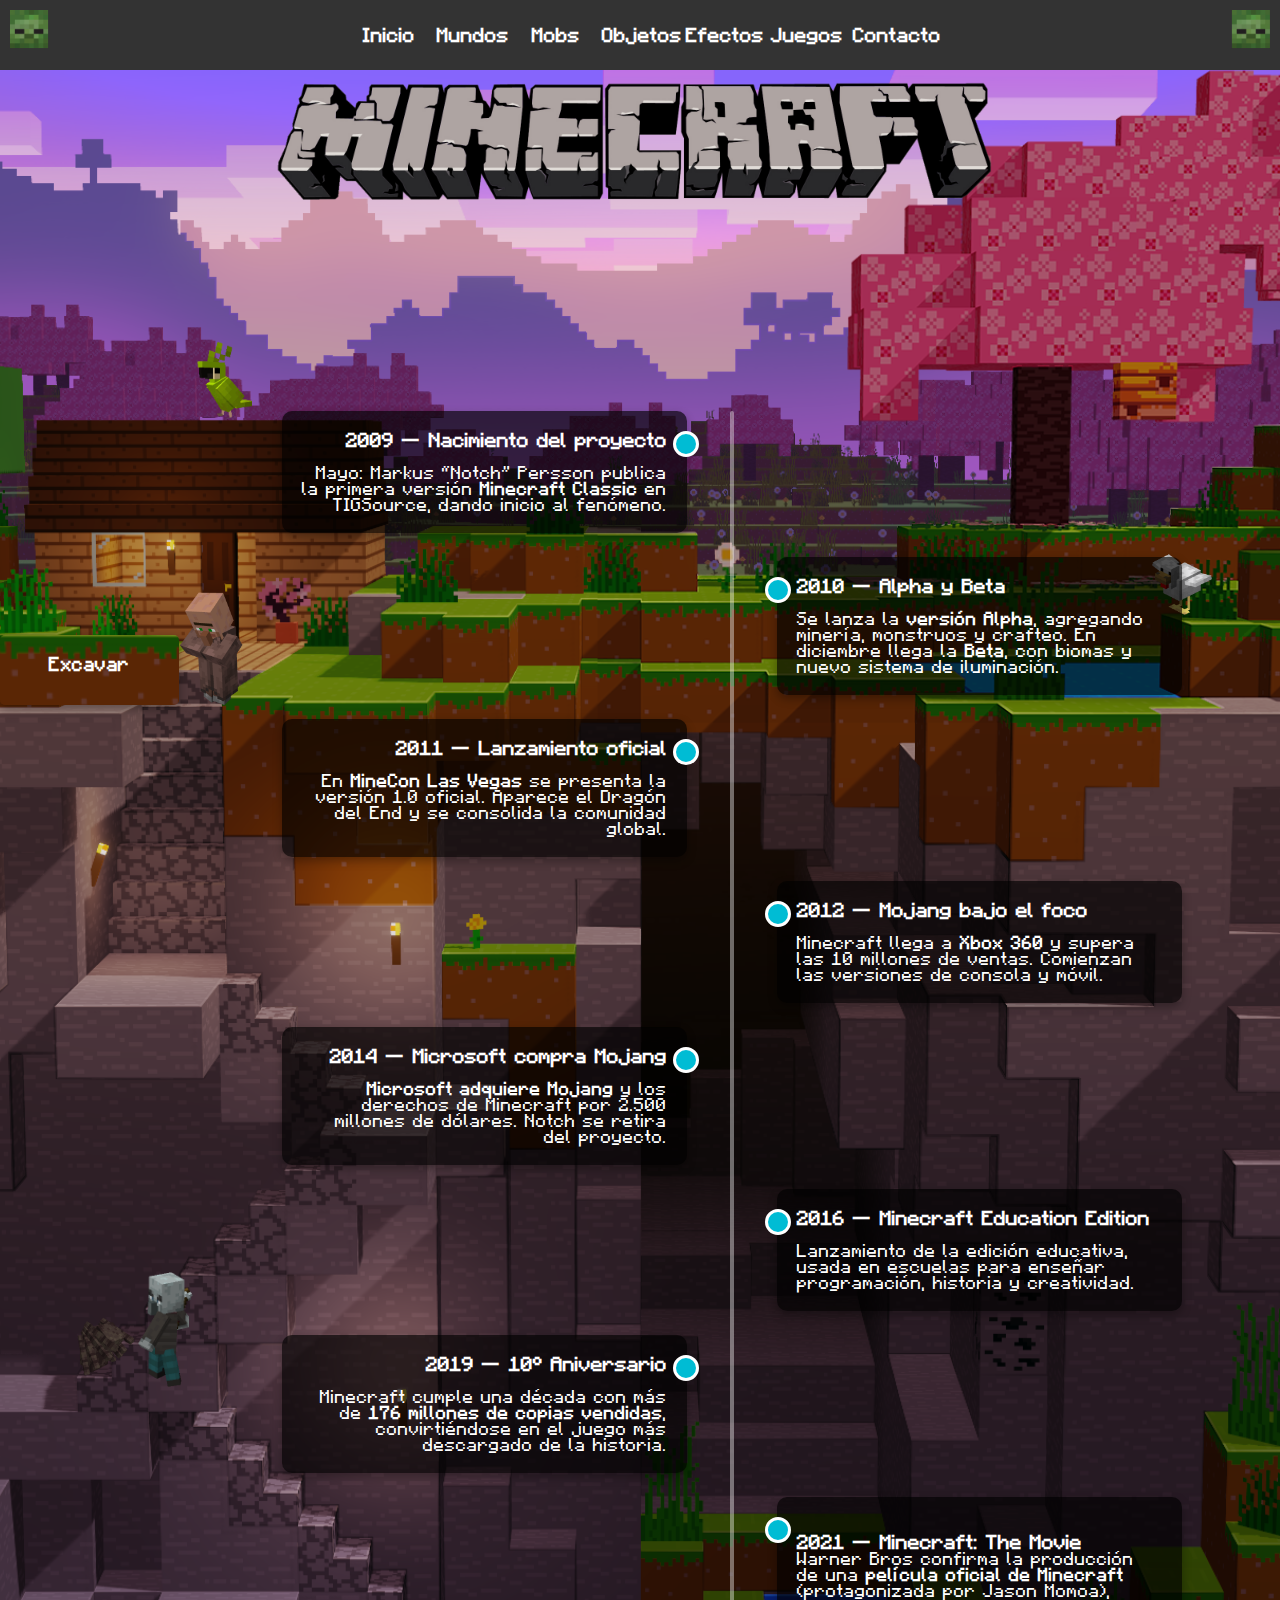
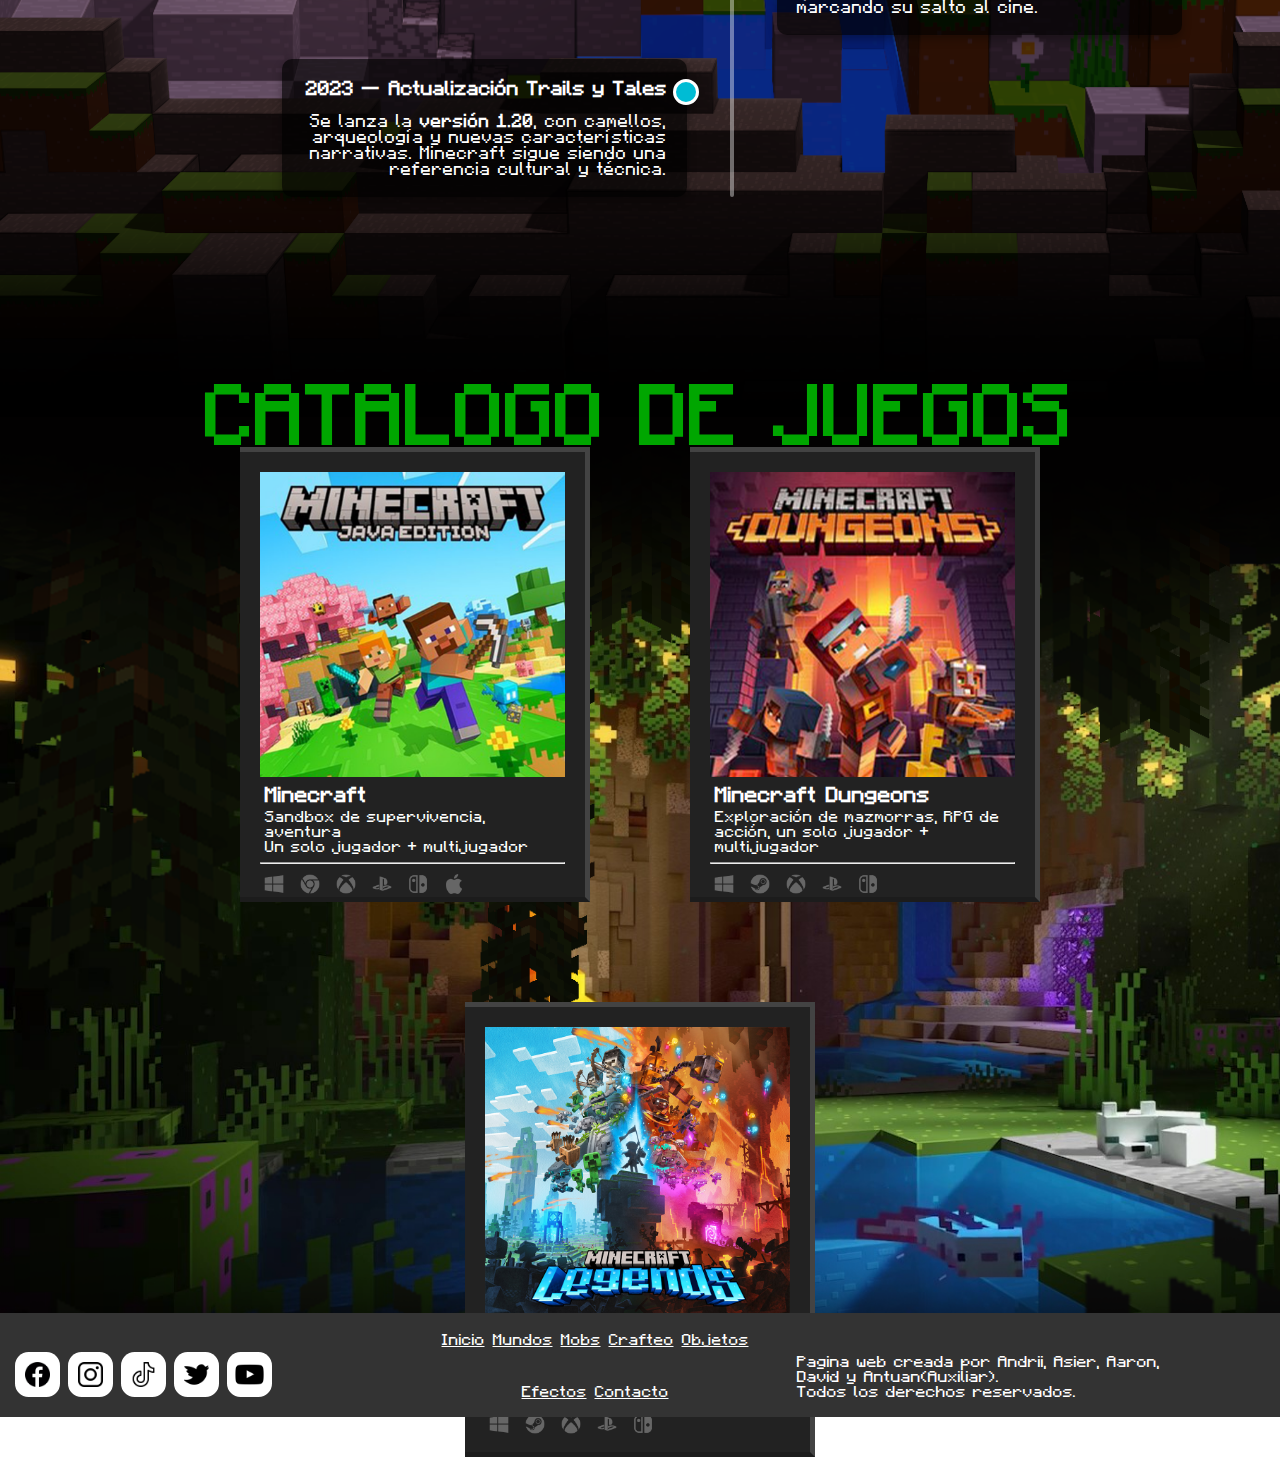
<file: projecteLlenguatgesEquip2/index.html>
<!DOCTYPE html>
<html lang="es">
<head>
    <meta charset="UTF-8">
    <meta name="viewport" content="width=device-width, initial-scale=1.0">
    <meta name="author" content="Asier, Andrii, Aaron, David">
    <meta name="description" content="Minecraft Blogger, descubre el mundo de creatividad y libertad en nuestra página.">
    <meta name="robots" content="index, follow">
    <title>Minecraf Blogger</title>
    <link rel="shortcut icon" href="./img/icon.png" type="image/x-icon">
    <link rel="stylesheet" href="css/reset.css">
    <link rel="stylesheet" href="css/style.css">
    <link rel="stylesheet" href="css/style_index.css">
</head>
<body>
    <div id="wrapper">
        <!-- NAVBAR -->
        <nav id="nav-principal">
            <div>
                <img src="img/minecraft-minecraftmobs.gif" alt="gif de cabezas" id="cabeza_arriba">
                <img src="img/minecraft-minecraftmobs.gif" alt="gif de cabezas" id="cabeza_arriba2">
                <ul id="lista">
                    <li><a href="index.html">Inicio</a></li>
                    <li><a href="./html/bioma.html">Mundos</a></li>
                    <li><a href="index.html">Mobs</a></li>
                    <li><a href="./html/objetos.html">Objetos</a></li>
                    <li><a href="./html/efectos.html">Efectos</a></li>
                    <li>
                        <a href="index.html">Juegos</a>
                        <ul class="submenu">
                            <li><a href="./juego/juego.html">Minecraft Offline</a></li>
                            <li><a href="./juego/juego2.html">Minecraft Online</a></li>
                        </ul>
                    </li>
                    <li><a href="index.html">Contacto</a></li>
                </ul>
            </div>
        </nav>

        <!-- HEADER -->
        <header>
        <div>
        <!-- LOGO -->
                <div>
                    <img src="img/logo.png" alt="Logo Minecraft" class="logo">
                </div>

                <!-- TÍTULO Y TEXTO DESCRIPTIVO -->
                <div id="titulo_principal">
                    <h1>Sumérgete en el universo de <span>Minecraft</span></h1>
                    <h4>Descubre su historia, sus secretos y cómo un simple bloque dio forma a uno de los mundos más creativos y expansivos jamás construidos.</h4>
                </div>
            </div>
        </header>
        <div class="contenedor-excavar">
            <a href="#catalogo" class="boton-excavar">
                    &nbsp;&nbsp;Excavar&nbsp;&nbsp;<span class="flecha"></span>
            </a>
        </div>
        <!-- TIMELINE -->
        <main>
            <img src="img/loro.gif" alt="loro" class="loro">
            <img src="img/gallina.gif" alt="gallina" class="gallina">
            <img src="img/aldeano.gif" alt="aldeano" class="aldeano">
            <img src="img/malo.gif" alt="malo" class="malo">
            <img src="img/araña.gif" alt="araña" class="araña">


            <div class="timeLine">
                <div class="evento_left">
                    <h3>2009 — Nacimiento del proyecto</h3><br>
                    <p>Mayo: Markus “Notch” Persson publica la primera versión <strong>Minecraft Classic</strong> en TIGSource, dando inicio al fenómeno.</p>
                </div>

                <div class="evento_right">
                    <h3>2010 — Alpha y Beta</h3><br>
                    <p>Se lanza la <strong>versión Alpha</strong>, agregando minería, monstruos y crafteo.
                    En diciembre llega la <strong>Beta</strong>, con biomas y nuevo sistema de iluminación.</p>
                </div>

                <div class="evento_left">
                    <h3>2011 — Lanzamiento oficial</h3><br>
                    <p>En <strong>MineCon Las Vegas</strong> se presenta la versión 1.0 oficial.
                    Aparece el Dragón del End y se consolida la comunidad global.</p>
                </div>

                <div class="evento_right">
                    <h3>2012 — Mojang bajo el foco</h3><br>
                    <p>Minecraft llega a <strong>Xbox 360</strong> y supera las 10 millones de ventas.
                    Comienzan las versiones de consola y móvil.</p>
                </div>

                <div class="evento_left">
                    <h3>2014 — Microsoft compra Mojang</h3><br>
                    <p><strong>Microsoft adquiere Mojang</strong> y los derechos de Minecraft por 2.500 millones de dólares.
                    Notch se retira del proyecto.</p>
                </div>

                <div class="evento_right">
                    <h3>2016 — Minecraft Education Edition</h3><br>
                    <p>Lanzamiento de la edición educativa, usada en escuelas para enseñar programación, historia y creatividad.</p>
                </div>

                <div class="evento_left">
                    <h3>2019 — 10° Aniversario</h3><br>
                    <p>Minecraft cumple una década con más de <strong>176 millones de copias vendidas</strong>, convirtiéndose en el juego más descargado de la historia.</p>
                </div>

                <div class="evento_right"><br>
                    <h3>2021 — Minecraft: The Movie</h3>
                    <p>Warner Bros confirma la producción de una <strong>película oficial de Minecraft</strong> (protagonizada por Jason Momoa), marcando su salto al cine.</p>
                </div>

                <div class="evento_left" >
                    <h3>2023 — Actualización Trails y Tales</h3><br>
                    <p>Se lanza la <strong>versión 1.20</strong>, con camellos, arqueología y nuevas características narrativas.
                    Minecraft sigue siendo una referencia cultural y técnica.</p>
                </div>
            </div>
            <div id="tituloCatalogo">
                <h2>Catalogo de juegos</h2>
            </div>
            <div id="catalogo">
                <div class="juegos">
                    <img src="./img/javabedrock.png" alt="javabedrock" class="portada">
                    <h3>Minecraft</h3>
                    <p>Sandbox de supervivencia, aventura<br>Un solo jugador + multijugador</p>
                    <hr>
                    <img src="./img/iconos/icon_platform__windows.png" alt="pc" class="consolas">
                    <img src="./img/iconos/icon_platform_Chromebook.png" alt="chromebook"  class="consolas">
                    <img src="./img/iconos/icon_platform__xbox.png" alt="xbox"  class="consolas">
                    <img src="./img/iconos/icon_platform__playstation.png" alt="pc" class="consolas">
                    <img src="./img/iconos/icon_platform__nintendo.png" alt="pc" class="consolas">
                    <img src="./img/iconos/icon_platform_apple.png" alt="pc" class="consolas">
                </div>
                <div class="juegos">
                    <img src="./img/dungeons.png" alt="dungeons" class="portada">
                    <h3>Minecraft Dungeons</h3>
                    <p>Exploración de mazmorras, RPG de acción, un solo jugador + multijugador</p>
                    <hr>
                    <img src="./img/iconos/icon_platform__windows.png" alt="pc" class="consolas">
                    <img src="./img/iconos/icon_platform__steam.png" alt="chromebook"  class="consolas">
                    <img src="./img/iconos/icon_platform__xbox.png" alt="xbox"  class="consolas">
                    <img src="./img/iconos/icon_platform__playstation.png" alt="pc" class="consolas">
                    <img src="./img/iconos/icon_platform__nintendo.png" alt="pc" class="consolas">
                </div>
                <div class="juegos">
                    <img src="./img/legends.png" alt="legends" class="portada">
                    <h3>Minecraft Legends</h3>
                    <p>RPG de acción, estrategia, un solo jugador + multijugador</p>
                    <hr>
                    <img src="./img/iconos/icon_platform__windows.png" alt="pc" class="consolas">
                    <img src="./img/iconos/icon_platform__steam.png" alt="chromebook"  class="consolas">
                    <img src="./img/iconos/icon_platform__xbox.png" alt="xbox"  class="consolas">
                    <img src="./img/iconos/icon_platform__playstation.png" alt="pc" class="consolas">
                    <img src="./img/iconos/icon_platform__nintendo.png" alt="pc" class="consolas">
                </div>
            </div>
        </main>
        <footer>
            <div id="redes">
                <a href=""><img class="redesFotter" src="./img/redesSociales/facebook.png" alt="facebook"></a>
                <a href=""><img class="redesFotter" src="./img/redesSociales/instagram.png" alt="instagram"></a>
                <a href=""><img class="redesFotter" src="./img/redesSociales/ticktock.png" alt="ticktock"></a>
                <a href=""><img class="redesFotter" src="./img/redesSociales/x.png" alt="x"></a>
                <a href=""><img class="redesFotter" src="./img/redesSociales/youtube.png" alt="youtube"></a>
            </div>
            <ul>
                <li><a href="index.html">Inicio</a></li>
                <li><a href="./html/bioma.html">Mundos</a></li>
                <li><a href="index.html">Mobs</a></li>
                <li><a href="index.html">Crafteo</a></li>
                <li><a href="./html/objetos.html">Objetos</a></li>
                <li><a href="./html/efectos.html">Efectos</a></li>
                <li><a href="index.html">Contacto</a></li>

            </ul>
            <div>
                <p>Pagina web creada por Andrii, Asier, Aaron, David y Antuan(Auxiliar).</p>
                <p>Todos los derechos reservados.</p>
            </div>
        </footer>
    </div>
</body>
</html>
</file>
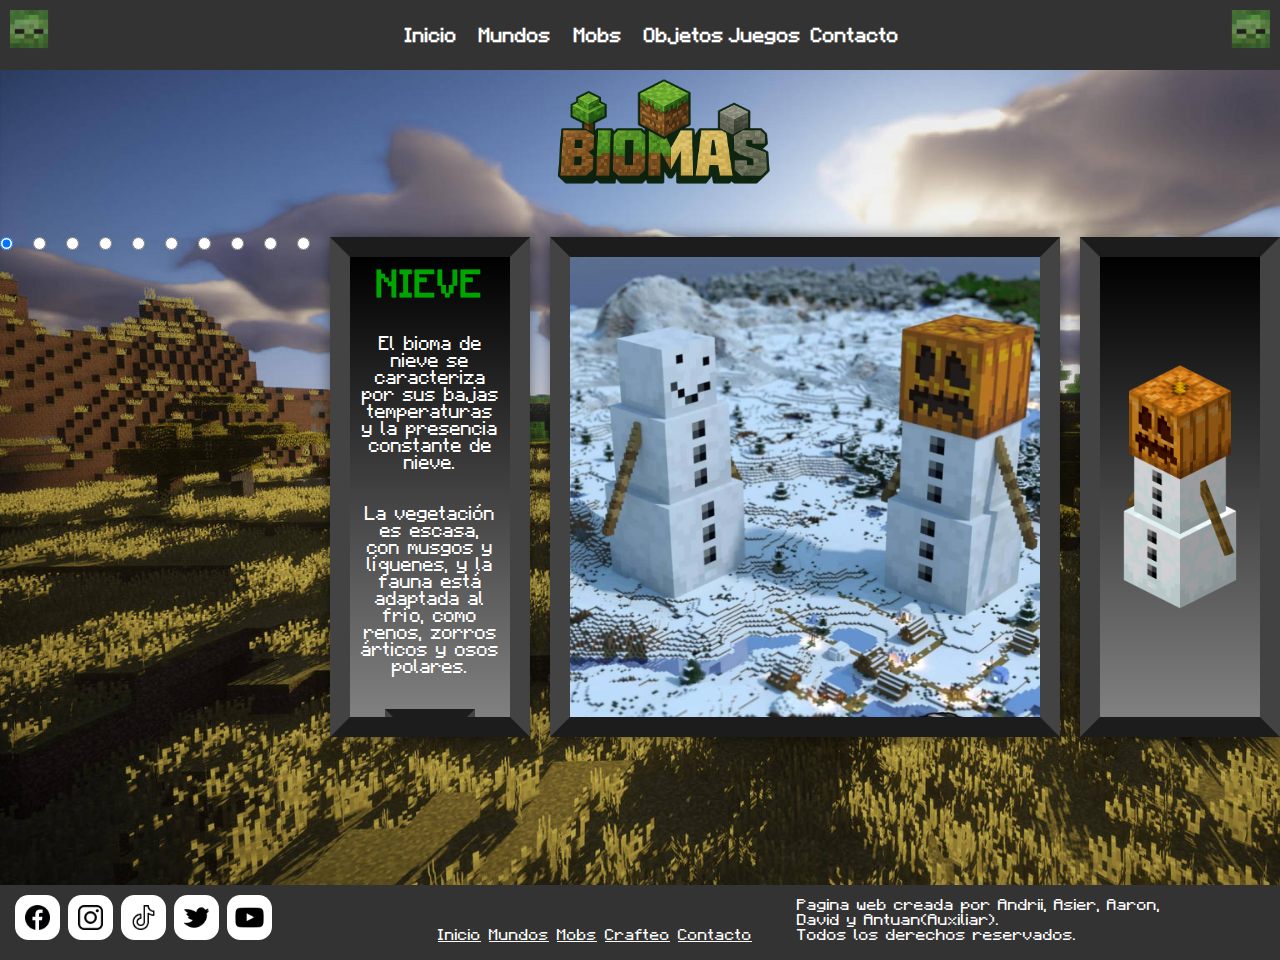
<file: bioma.html>
<!DOCTYPE html>
<html lang="es">
<head>
    <meta charset="UTF-8">
    <meta name="viewport" content="width=device-width, initial-scale=1.0">
    <title>Minecraf Blogger</title>
    <meta name="description" content="Minecraft Blogger, descubre el mundo de creatividad y libertad en nuestra página.">
    <link rel="shortcut icon" href="./img/icon.png" type="image/x-icon">
    <link rel="stylesheet" href="css/reset.css">
    <link rel="stylesheet" href="css/style.css">
    <link rel="stylesheet" href="css/style_biomas.css">
</head>
<body>
    <div id="wrapper">
        <!-- NAVBAR -->
        <nav id="nav-principal">
            <div>
                <img src="img/minecraft-minecraftmobs.gif" alt="gif de cabezas" id="cabeza_arriba">
                <img src="img/minecraft-minecraftmobs.gif" alt="gif de cabezas" id="cabeza_arriba2">
                <ul id="lista">
                    <li><a href="index.html">Inicio</a></li>
                    <li><a href="./bioma.html">Mundos</a></li>
                    <li><a href="index.html">Mobs</a></li>
                    <li><a href="index.html">Objetos</a></li>
                    <li>
                        <a href="index.html">Juegos</a>
                        <ul class="submenu">
                            <li><a href="./juego1/juego.html">Minecraft Offline</a></li>
                            <li><a href="./juego2.html">Minecraft Online</a></li>
                        </ul>
                    </li>
                    <li><a href="index.html">Contacto</a></li>
                </ul>
            </div>
        </nav>
        <main>
            <header id="biomas">
                        <div><a><img src="./img/logo_biomas.png" alt="logo_biomas"></a></div>
            </header>
            <div class="contenedor-principal">
                <!-- Radio buttons (10 slides) -->
                <input type="radio" name="slide" id="slide1" checked>
                <input type="radio" name="slide" id="slide2">
                <input type="radio" name="slide" id="slide3">
                <input type="radio" name="slide" id="slide4">
                <input type="radio" name="slide" id="slide5">
                <input type="radio" name="slide" id="slide6">
                <input type="radio" name="slide" id="slide7">
                <input type="radio" name="slide" id="slide8">
                <input type="radio" name="slide" id="slide9">
                <input type="radio" name="slide" id="slide10">

                <!-- INFO IZQUIERDA (ahora es slider) -->
                <div class="info1">
                    <div class="info1-slides">
                        <!-- Slide 1: NIEVE -->
                        <div class="info1-slide">
                            <h1>NIEVE</h1><br><br>
                            <p>El bioma de nieve se caracteriza por sus bajas temperaturas y la presencia constante de nieve.</p><br><br>
                            <p>La vegetación es escasa, con musgos y líquenes, y la fauna está adaptada al frío, como renos, zorros árticos y osos polares.</p><br><br>
                            <div class="wiki">
                                <a href="">WIKI</a>
                            </div>
                        </div>
                        <!-- Slide 2: SELVA -->
                        <div class="info1-slide">
                            <h1>SELVA</h1><br><br>
                            <p>El bioma de la selva se caracteriza por su clima cálido y húmedo, con lluvias abundantes durante todo el año.</p><br><br>
                            <p>La vegetación es muy densa, con árboles altos, lianas y plantas tropicales, y la fauna es muy variada, con animales como jaguares, monos, loros y serpientes.</p><br><br>
                            <div class="wiki">
                                <a href="">WIKI</a>
                            </div>
                        </div>
                        <!-- Slide 3: DESIERTO -->
                        <div class="info1-slide">
                            <h1>DESIERTO</h1><br><br>
                            <p>El bioma del desierto se caracteriza por su clima extremadamente seco, con altas temperaturas durante el día y bajas por la noche.</p><br><br>
                            <p>La vegetación es escasa, con cactus y arbustos resistentes, y la fauna incluye animales adaptados al calor y la falta de agua, como camellos, serpientes y lagartos.</p><br><br>
                            <div class="wiki">
                                <a href="">WIKI</a>
                            </div>
                        </div>
                        <!-- Slide 4: CÁLIDO -->
                        <div class="info1-slide">
                            <h1>CÁLIDO</h1><br><br>
                            <p>El bioma cálido se caracteriza por sus altas temperaturas durante todo el año y una gran cantidad de luz solar.</p><br><br>
                            <p>La vegetación incluye selvas y sabanas con árboles frondosos, hierbas y arbustos, y la fauna es muy diversa, con especies como leones, elefantes, tigres y aves tropicales.</p><br><br>                            <div class="wiki">
                                <a href="">WIKI</a>
                            </div>
                        </div>
                        <!-- Slide 5: OCÉANO -->
                        <div class="info1-slide">
                            <h1>OCÉANO</h1><br><br>
                            <p>El bioma cálido se caracteriza por sus altas temperaturas durante todo el año y una gran cantidad de luz solar.</p><br><br>
                            <p>La vegetación incluye selvas y sabanas con árboles frondosos, hierbas y arbustos, y la fauna es muy diversa, con especies como leones, elefantes, tigres y aves tropicales.</p><br><br>>
                            <div class="wiki">
                                <a href="">WIKI</a>
                            </div>
                        </div>
                        <!-- Slide 6: CHAMPIÑÓN -->
                        <div class="info1-slide">
                            <h1>CHAMPIÑÓN</h1><br><br>
                            <p>El bioma de hongos o champiñón se caracteriza por sus grandes setas que sirven como árboles y su ambiente húmedo y sombrío.</p><br><br>
                            <p>La vegetación está compuesta principalmente por hongos gigantes y esporas luminosas, mientras que la fauna incluye criaturas como vacas seta, endermites y mooshrooms.</p><br><br>
                            <div class="wiki">
                                <a href="">WIKI</a>
                            </div>
                        </div>
                        <!-- Slide 7: SABANA -->
                        <div class="info1-slide">
                            <h1>SABANA</h1><br><br>
                            <p>El bioma de hongos o champiñón se caracteriza por sus grandes setas que sirven como árboles y su ambiente húmedo y sombrío.</p><br><br>
                            <p>La vegetación está compuesta principalmente por hongos gigantes y esporas luminosas, mientras que la fauna incluye criaturas como vacas seta, endermites y mooshrooms.</p><br><br>
                            <div class="wiki">
                                <a href="">WIKI</a>
                            </div>
                        </div>
                        <!-- Slide 8: OSCURO -->
                        <div class="info1-slide">
                            <h1>OSCURO</h1><br><br>
                            <p>El bioma oscuro, conocido como las profundidades o Deep Dark, se caracteriza por su ambiente tenebroso y silencioso, situado en las capas más bajas del mundo.</p><br><br>
                            <p>No hay luz natural ni vegetación, y está cubierto por bloques de sculk. Su habitante más temido es el Warden, una criatura ciega que detecta las vibraciones y protege el lugar.</p><br><br>
                            <div class="wiki">
                                <a href="">WIKI</a>
                            </div>
                        </div>
                        <!-- Slide 9: NETHER -->
                        <div class="info1-slide">
                            <h1>NETHER</h1><br><br>
                            <p>El bioma del Nether se caracteriza por su ambiente infernal, con temperaturas extremas, lava y un cielo rojizo que cubre todo el entorno.</p><br><br>
                            <p>La vegetación incluye hongos carmesí y deformados, y la fauna está compuesta por criaturas peligrosas como ghasts, piglins, blazes y hoglins.</p><br><br>
                            <div class="wiki">
                                <a href="">WIKI</a>
                            </div>
                        </div>
                        <!-- Slide 10: END -->
                        <div class="info1-slide">
                            <h1>END</h1><br><br>
                            <p>El bioma del End se caracteriza por su paisaje desolado y flotante, con islas de piedra end y un cielo oscuro y vacío.</p><br><br>
                            <p>La vegetación es escasa, destacando las plantas de chorus, y la fauna está dominada por los Enderman y el imponente dragón del End, que protege el lugar.</p><br><br>
                            <div class="wiki">
                                <a href="">WIKI</a>
                            </div>
                        </div>
                    </div>
                </div>

                <!-- SLIDER CENTRAL -->
                <div class="slider">
                    <div class="slides">
                        <div class="slide"><img src="img/nieve.jpg" alt="Paisaje de nieve"></div>
                        <div class="slide"><img src="img/selva.jpg" alt="Selva"></div>
                        <div class="slide" id="desierto"><img src="img/desierto.jpg" alt="Desierto"></div>
                        <div class="slide"><img src="img/calido.jpg" alt="Bioma cálido"></div>
                        <div class="slide"><img src="img/oceano.jpg" alt="Océano"></div>
                        <div class="slide"><img src="img/champi.jpg" alt="champi"></div>
                        <div class="slide"><img src="img/sabana.jpg" alt="sabana"></div>
                        <div class="slide"><img src="img/oscuro.png" alt="Bioma oscuro"></div>
                        <div class="slide"><img src="img/nether.jpg" alt="nether"></div>
                        <div class="slide"><img src="img/end.jpg" alt="end"></div>
                    </div>

                    <!-- Flechas con navegación circular -->
                    <div class="controls">
                        <!-- Prev buttons -->
                        <label for="slide10" class="prev">&#10094;</label>
                        <label for="slide1" class="prev">&#10094;</label>
                        <label for="slide2" class="prev">&#10094;</label>
                        <label for="slide3" class="prev">&#10094;</label>
                        <label for="slide4" class="prev">&#10094;</label>
                        <label for="slide5" class="prev">&#10094;</label>
                        <label for="slide6" class="prev">&#10094;</label>
                        <label for="slide7" class="prev">&#10094;</label>
                        <label for="slide8" class="prev">&#10094;</label>
                        <label for="slide9" class="prev">&#10094;</label>
                        
                        <!-- Next buttons -->
                        <label for="slide2" class="next">&#10095;</label>
                        <label for="slide3" class="next">&#10095;</label>
                        <label for="slide4" class="next">&#10095;</label>
                        <label for="slide5" class="next">&#10095;</label>
                        <label for="slide6" class="next">&#10095;</label>
                        <label for="slide7" class="next">&#10095;</label>
                        <label for="slide8" class="next">&#10095;</label>
                        <label for="slide9" class="next">&#10095;</label>
                        <label for="slide10" class="next">&#10095;</label>
                        <label for="slide1" class="next">&#10095;</label>
                    </div>
                </div>

                <!-- INFO DERECHA (ahora es slider con imágenes) -->
                <!-- INFO DERECHA (ahora es slider con imágenes) -->
<div class="info2">
    <div class="info2-slides">
        <!-- Slide 1: NIEVE -->
        <div class="info2-slide info2-slide1"> <!-- Clase específica -->
        </div>
        <!-- Slide 2: SELVA -->
        <div class="info2-slide info2-slide2"> <!-- Clase específica -->
        </div>
        <!-- Slide 3: DESIERTO -->
        <div class="info2-slide info2-slide3"> <!-- Clase específica -->
        </div>
        <!-- Slide 4: CÁLIDO -->
        <div class="info2-slide info2-slide4"> <!-- Clase específica -->
        </div>
        <!-- Slide 5: OCÉANO -->
        <div class="info2-slide info2-slide5"> <!-- Clase específica -->
        </div>
        <!-- Slide 6: CHAMPIÑÓN -->
        <div class="info2-slide info2-slide6"> <!-- Clase específica -->
        </div>
        <!-- Slide 7: SABANA -->
        <div class="info2-slide info2-slide7"> <!-- Clase específica -->
        </div>
        <!-- Slide 8: OSCURO -->
        <div class="info2-slide info2-slide8"> <!-- Clase específica -->
        </div>
        <!-- Slide 9: NETHER -->
        <div class="info2-slide info2-slide9"> <!-- Clase específica -->
        </div>
        <!-- Slide 10: END -->
        <div class="info2-slide info2-slide10"> <!-- Clase específica -->
        </div>
    </div>
</div>
            </div>
        </main>
       <footer>
            <div id="redes">
                <a href=""><img class="redesFotter" src="./img/redesSociales/facebook.png" alt="facebook"></a>
                <a href=""><img class="redesFotter" src="./img/redesSociales/instagram.png" alt="instagram"></a>
                <a href=""><img class="redesFotter" src="./img/redesSociales/ticktock.png" alt="ticktock"></a>
                <a href=""><img class="redesFotter" src="./img/redesSociales/x.png" alt="x"></a>
                <a href=""><img class="redesFotter" src="./img/redesSociales/youtube.png" alt="youtube"></a>
            </div>
            <ul>
                <li><a href="index.html">Inicio</a></li>
                <li><a href="./bioma.html">Mundos</a></li>
                <li><a href="index.html">Mobs</a></li>
                <li><a href="index.html">Crafteo</a></li>
                <li><a href="index.html">Contacto</a></li>
            </ul>
            <div>
                <p>Pagina web creada por Andrii, Asier, Aaron, David y Antuan(Auxiliar).</p>
                <p>Todos los derechos reservados.</p>
            </div>
        </footer>
    </div>
</body>
</html>
</file>
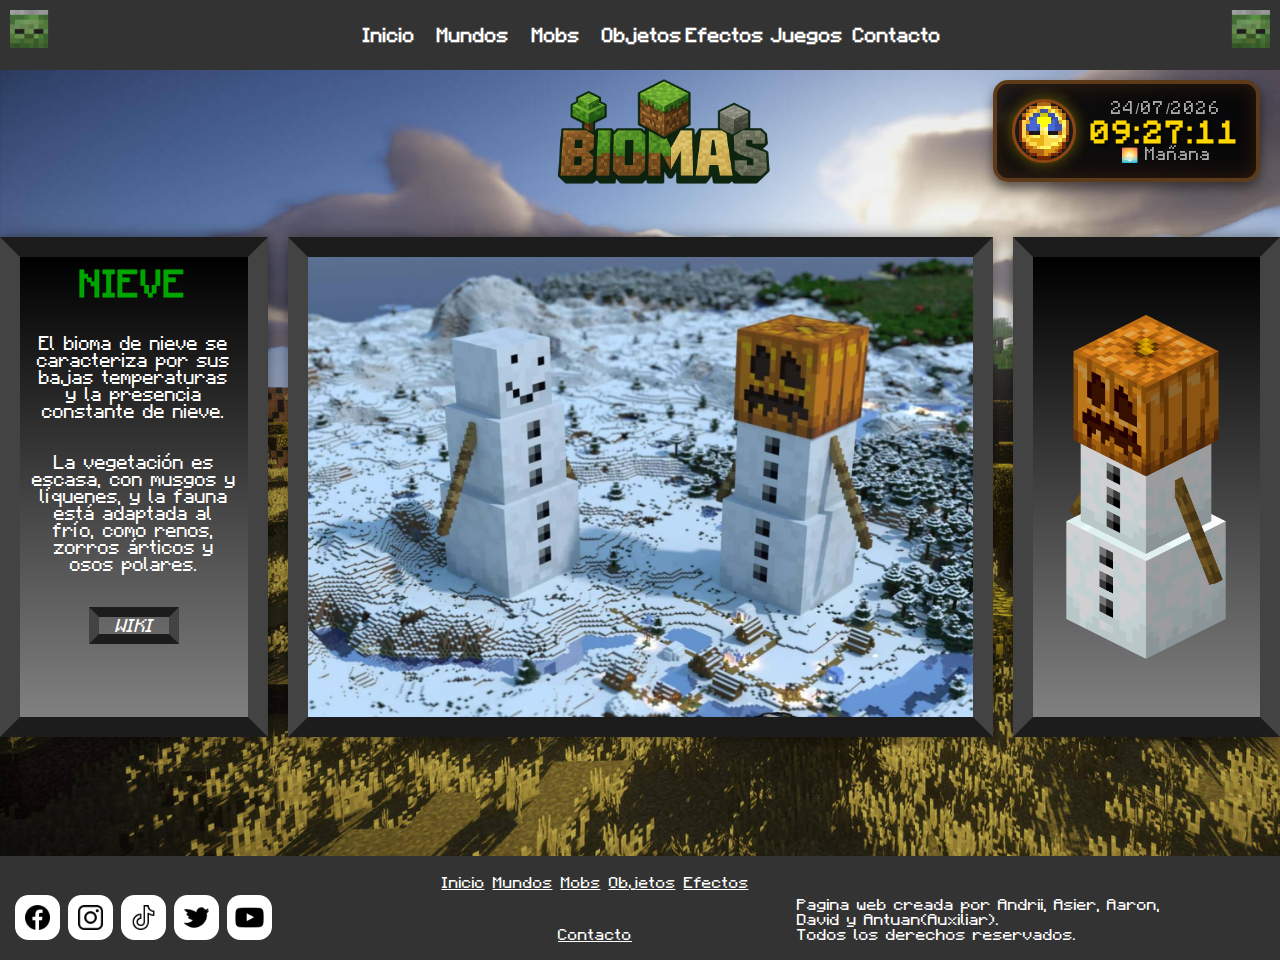
<file: html/bioma.html>
<!DOCTYPE html>
<html lang="es">

<head>
    <meta charset="UTF-8">
    <meta name="viewport" content="width=device-width, initial-scale=1.0">
    <meta name="description" content="Minecraft Biomas.">
    <meta name="robots" content="index, follow">
    <meta name="author" content="Asier, Andrii, Aaron, David">
    <title>Minecraf Blogger</title>
    <link rel="shortcut icon" href="../img/icon.png" type="image/x-icon">
    <link rel="stylesheet" href="../css/reset.css">
    <link rel="stylesheet" href="../css/style.css">
    <link rel="stylesheet" href="../css/style_biomas.css">

</head>

<body>
    <!-- Chat Modal -->
    <div id="chat-overlay">
        <div id="chat-container">
            <div id="chat-messages">
                <div class="chat-message system">=== Minecraft Console ===</div>
                <div class="chat-message info">Presiona Alt+T para abrir/cerrar el chat</div>
                <div class="chat-message info">Escribe /help para ver los comandos disponibles</div>
            </div>
            <div id="chat-input-container">
                <div id="autocomplete"></div>
                <input type="text" id="chat-input" placeholder="Escribe un comando..." autocomplete="off">
                <button id="chat-send">Enviar</button>
            </div>
        </div>
    </div>

    <!-- Reloj Solar de Minecraft -->
    <div id="reloj-solar-container">
        <div id="reloj-wrapper">
            <video id="relojVideo" muted playsinline>
                <source src="../img/reloj_solar.webm" type="video/mp4">
            </video>
            <div>
                <div id="fecha-actual">00/00/0000</div>
                <div id="hora-actual">00:00:00</div>
                <div id="info-dia">Cargando...</div>
            </div>
        </div>
    </div>
    <div id="wrapper">
        <nav id="nav-principal">
            <div>
                <img src="../img/minecraft-minecraftmobs.gif" alt="gif de cabezas" id="cabeza_arriba">
                <img src="../img/minecraft-minecraftmobs.gif" alt="gif de cabezas" id="cabeza_arriba2">
                <ul id="lista">
                    <li><a href="../index.html">Inicio</a></li>
                    <li><a href="../html/bioma.html">Mundos</a></li>
                    <li><a href="../html/mobs.html">Mobs</a></li>
                    <li><a href="../html/objetos.html">Objetos</a></li>
                    <li><a href="../html/efectos.html">Efectos</a></li>
                    <li>
                        <a>Juegos</a>
                        <ul class="submenu">
                            <li><a href="../juego/juego.html">Minecraft Offline</a></li>
                            <li><a href="../juego/juego2.html">Minecraft Online</a></li>
                        </ul>
                    </li>
                    <li><a href="../html/Contacto.html">Contacto</a></li>
                </ul>
            </div>
        </nav>
        <main>
            <header id="biomas">
                <div><a><img src="../img/logo_biomas.png" alt="logo_biomas"></a></div>
            </header>
            <div class="contenedor-principal" id="slider-container">
                <div class="info1">
                    <div class="info1-slides" id="info1-slides">
                        <div class="info1-slide">
                            <h1><mark>NIEVE</mark></h1><br><br>
                            <p>El bioma de nieve se caracteriza por sus bajas temperaturas y la presencia constante de
                                nieve.</p><br><br>
                            <p>La vegetación es escasa, con musgos y líquenes, y la fauna está adaptada al frío, como
                                renos, zorros árticos y osos polares.</p><br><br>
                            <div class="wiki">
                                <cite><a href="https://minecraft.fandom.com/es/wiki/Nieve">WIKI</a></cite>
                            </div>
                        </div>
                        <div class="info1-slide">
                            <h1>JUNGLA</h1><br><br>
                            <p>El bioma de la julva se caracteriza por su clima cálido y húmedo, con lluvias abundantes
                                durante todo el año.</p><br><br>
                            <p>La vegetación es muy densa, con árboles altos, lianas y plantas tropicales, y la fauna es
                                muy variada, con animales como jaguares, monos, loros y serpientes.</p><br><br>
                            <div class="wiki">
                                <cite><a href="https://minecraft.fandom.com/es/wiki/Jungla">WIKI</a></cite>
                            </div>
                        </div>
                        <div class="info1-slide">
                            <h1>DESIERTO</h1><br><br>
                            <p>El bioma del desierto se caracteriza por su clima extremadamente seco, con altas
                                temperaturas durante el día y bajas por la noche.</p><br><br>
                            <p>La vegetación es escasa, con cactus y arbustos resistentes, y la fauna incluye animales
                                adaptados al calor y la falta de agua, como camellos, serpientes y lagartos.</p><br><br>
                            <div class="wiki">
                                <cite><a href="https://minecraft.fandom.com/es/wiki/Desierto">WIKI</a></cite>
                            </div>
                        </div>
                        <div class="info1-slide">
                            <h1>CÁLIDO</h1><br><br>
                            <p>El bioma cálido se caracteriza por sus altas temperaturas durante todo el año y una gran
                                cantidad de luz solar.</p><br><br>
                            <p>La vegetación incluye selvas y sabanas con árboles frondosos, hierbas y arbustos, y la
                                fauna es muy diversa, con especies como leones, elefantes, tigres y aves tropicales.</p>
                            <br><br>
                            <div class="wiki">
                                <cite><a
                                        href="https://minecraft.fandom.com/es/wiki/Bioma#Biomas_secos/c%C3%A1lidos">WIKI</a></cite>
                            </div>
                        </div>
                        <div class="info1-slide">
                            <h1>OCÉANO</h1><br><br>
                            <p>El bioma océano se caracteriza por su gran extensión de agua, diferentes profundidades y
                                una constante presencia de vida marina.</p><br><br>
                            <p>La vegetación incluye algas marinas, corales y plantas acuáticas, y la fauna es variada,
                                con criaturas como delfines, peces tropicales, calamares, tortugas y guardianes.</p>
                            <br><br>
                            <div class="wiki">
                                <cite><a href="https://minecraft.fandom.com/es/wiki/Oc%C3%A9ano">WIKI</a></cite>
                            </div>
                        </div>
                        <div class="info1-slide">
                            <h1>CHAMPIÑÓN</h1><br><br>
                            <p>El bioma de hongos o champiñón se caracteriza por sus grandes setas que sirven como
                                árboles y su ambiente húmedo y sombrío.</p><br><br>
                            <p>La vegetación está compuesta principalmente por hongos gigantes y esporas luminosas,
                                mientras que la fauna incluye criaturas como vacas seta, endermites y mooshrooms.</p>
                            <br><br>
                            <div class="wiki">
                                <cite><a
                                        href="https://minecraft.fandom.com/es/wiki/Campo_de_champi%C3%B1ones">WIKI</a></cite>
                            </div>
                        </div>
                        <div class="info1-slide">
                            <h1>SABANA</h1><br><br>
                            <p>El bioma de sabana se caracteriza por su clima cálido, amplias llanuras y árboles
                                dispersos como las acacias.</p><br><br>
                            <p>La vegetación está formada por hierbas altas y arbustos secos, mientras que la fauna
                                incluye criaturas como caballos, llamas, aldeanos y ocasionalmente zombies y esqueletos.
                            </p><br><br>
                            <div class="wiki">
                                <cite><a href="https://minecraft.fandom.com/es/wiki/Sabana">WIKI</a></cite>
                            </div>
                        </div>
                        <div class="info1-slide">
                            <h1>OSCURO</h1><br><br>
                            <p>El bioma oscuro, conocido como las profundidades o Deep Dark, se caracteriza por su
                                ambiente tenebroso y silencioso, situado en las capas más bajas del mundo.</p><br><br>
                            <p>No hay luz natural ni vegetación, y está cubierto por bloques de sculk. Su habitante más
                                temido es el Warden, una criatura ciega que detecta las vibraciones y protege el lugar.
                            </p><br><br>
                            <div class="wiki">
                                <cite><a href="https://minecraft.fandom.com/es/wiki/Oscuridad_profunda">WIKI</a></cite>
                            </div>
                        </div>
                        <div class="info1-slide">
                            <h1>NETHER</h1><br><br>
                            <p>El bioma del Nether se caracteriza por su ambiente infernal, con temperaturas extremas,
                                lava y un cielo rojizo que cubre todo el entorno.</p><br><br>
                            <p>La vegetación incluye hongos carmesí y deformados, y la fauna está compuesta por
                                criaturas peligrosas como ghasts, piglins, blazes y hoglins.</p><br><br>
                            <div class="wiki">
                                <cite><a href="https://minecraft.fandom.com/es/wiki/El_Nether">WIKI</a></cite>
                            </div>
                        </div>
                        <div class="info1-slide">
                            <h1>END</h1><br><br>
                            <p>El bioma del End se caracteriza por su paisaje desolado y flotante, con islas de piedra
                                end y un cielo oscuro y vacío.</p><br><br>
                            <p>La vegetación es escasa, destacando las plantas de chorus, y la fauna está dominada por
                                los Enderman y el imponente dragón del End, que protege el lugar.</p><br><br>
                            <div class="wiki">
                                <cite><a href="https://minecraft.fandom.com/es/wiki/El_End_(bioma)">WIKI</a></cite>
                            </div>
                        </div>
                    </div>
                </div>
                <div class="slider">
                    <div class="slides" id="slides">
                        <div class="slide"><img src="../img/nieve.jpg" alt="Paisaje de nieve"></div>
                        <div class="slide"><img src="../img/selva.jpg" alt="Selva"></div>
                        <div class="slide" id="desierto"><img src="../img/desierto.jpg" alt="Desierto"></div>
                        <div class="slide"><img src="../img/calido.jpg" alt="Bioma cálido"></div>
                        <div class="slide"><img src="../img/oceano.jpg" alt="Océano"></div>
                        <div class="slide"><img src="../img/champi.jpg" alt="champi"></div>
                        <div class="slide"><img src="../img/sabana.jpg" alt="sabana"></div>
                        <div class="slide"><img src="../img/oscuro.png" alt="Bioma oscuro"></div>
                        <div class="slide"><img src="../img/nether.jpg" alt="nether"></div>
                        <div class="slide"><img src="../img/end.jpg" alt="end"></div>
                    </div>
                    <div class="controls">
                    </div>
                </div>
                <div class="info2">
                    <div class="info2-slides" id="info2-slides">
                        <div class="info2-slide info2-slide1">
                        </div>
                        <div class="info2-slide info2-slide2">
                        </div>
                        <div class="info2-slide info2-slide3">
                        </div>
                        <div class="info2-slide info2-slide4">
                        </div>
                        <div class="info2-slide info2-slide5">
                        </div>
                        <div class="info2-slide info2-slide6">
                        </div>
                        <div class="info2-slide info2-slide7">
                        </div>
                        <div class="info2-slide info2-slide8">
                        </div>
                        <div class="info2-slide info2-slide9">
                        </div>
                        <div class="info2-slide info2-slide10">
                        </div>
                    </div>
                </div>
            </div>
        </main>
        <footer>
            <div id="redes">
                <a href=""><img class="redesFotter" src="../img/redesSociales/facebook.png" alt="facebook"></a>
                <a href=""><img class="redesFotter" src="../img/redesSociales/instagram.png" alt="instagram"></a>
                <a href=""><img class="redesFotter" src="../img/redesSociales/ticktock.png" alt="ticktock"></a>
                <a href=""><img class="redesFotter" src="../img/redesSociales/x.png" alt="x"></a>
                <a href=""><img class="redesFotter" src="../img/redesSociales/youtube.png" alt="youtube"></a>
            </div>
            <ul>
                <li><a href="../index.html">Inicio</a></li>
                <li><a href="../html/bioma.html">Mundos</a></li>
                <li><a href="../html/mobs.html">Mobs</a></li>
                <li><a href="../html/objetos.html">Objetos</a></li>
                <li><a href="../html/efectos.html">Efectos</a></li>
                <li><a href="../html/Contacto.html">Contacto</a></li>
            </ul>
            <div>
                <p>Pagina web creada por Andrii, Asier, Aaron, David y Antuan(Auxiliar).</p>
                <p>Todos los derechos reservados.</p>
            </div>
        </footer>
    </div>
        <script src="../js/reloj_solar.js"></script>
        <script src="../js/banner.js"></script>
</body>

</html>
</file>
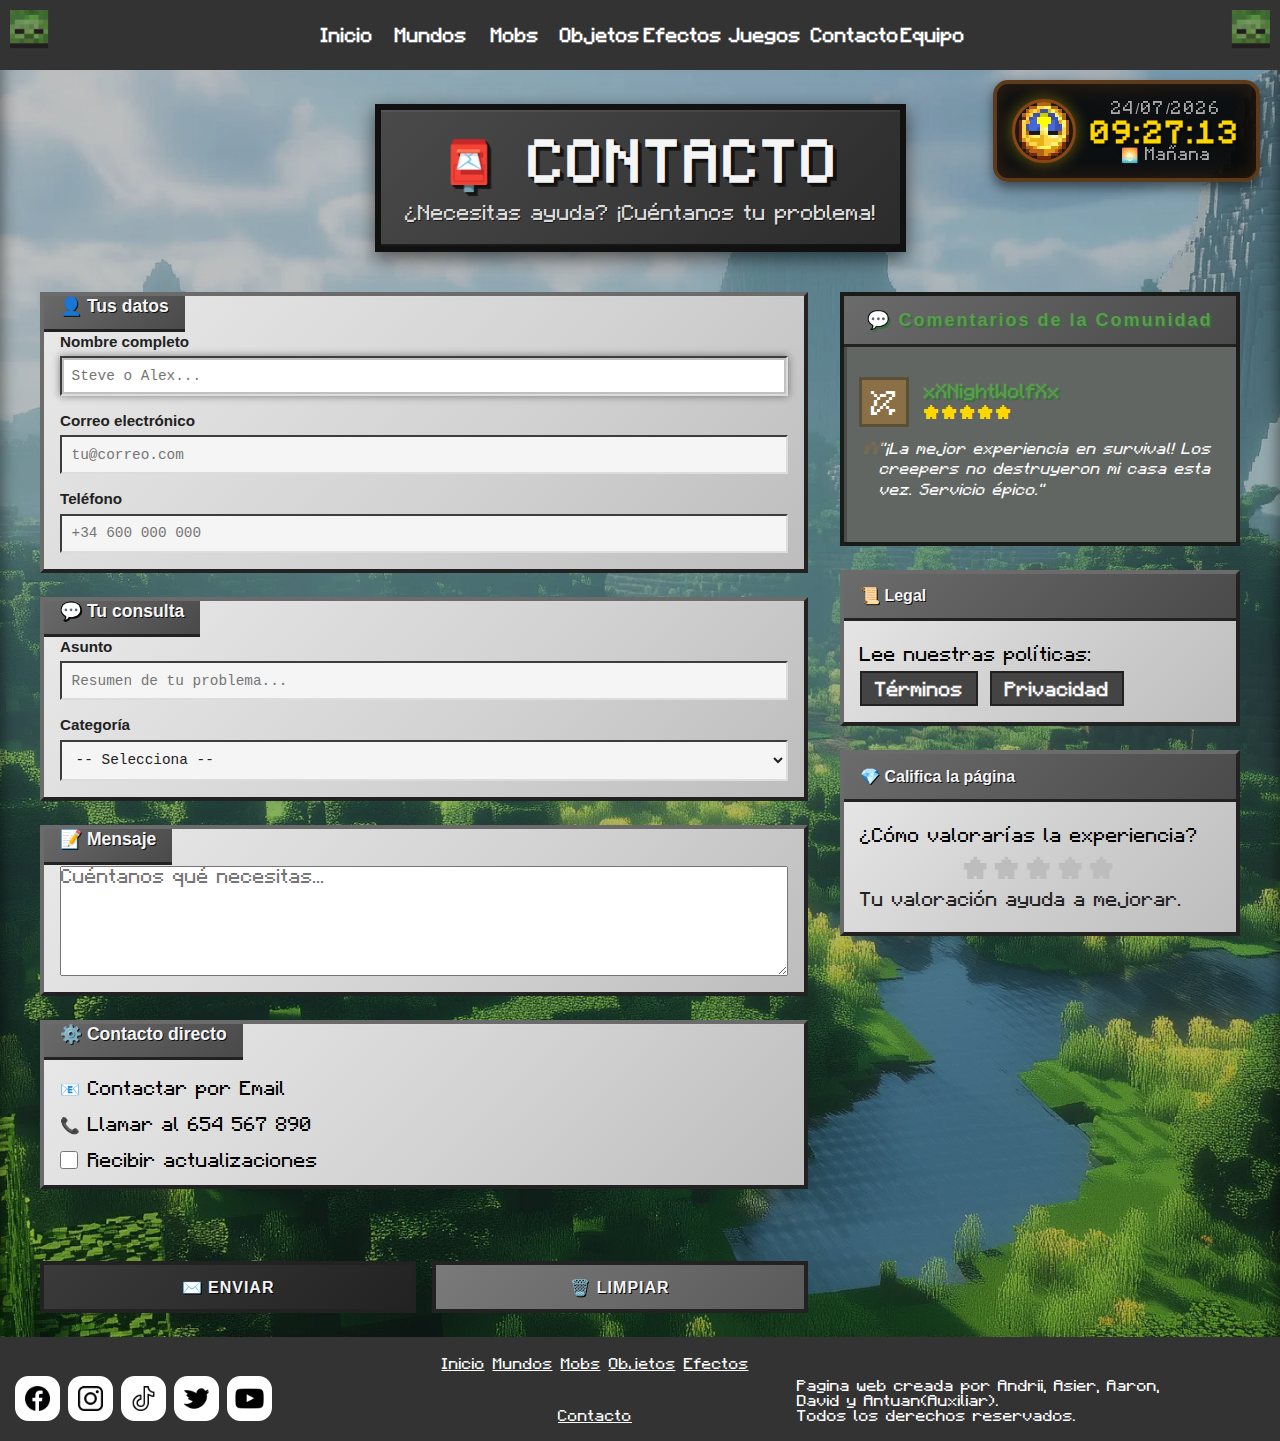
<file: html/Contacto.html>
<!DOCTYPE html>
<html lang="es">

<head>
    <meta charset="UTF-8">
    <meta name="viewport" content="width=device-width, initial-scale=1.0">
    <meta name="author" content="Asier, Andrii, Aaron, David, Asier">
    <meta name="description" content="Página de contacto">
    <meta name="robots" content="index, follow">
    <title>Minecraf Blogger</title>
    <link rel="shortcut icon" href="../img/icon.png" type="image/x-icon">
    <link rel="stylesheet" href="../css/reset.css">
    <link rel="stylesheet" href="../css/style.css">
    <link rel="stylesheet" href="../css/style_Contacto.css">
    <link rel="stylesheet" href="../css/equipo.css">

</head>

<body>
     <div id="chat-overlay">
        <div id="chat-container">
            <div id="chat-messages">
                <div class="chat-message system">=== Minecraft Console ===</div>
                <div class="chat-message info">Presiona Alt+T para abrir/cerrar el chat</div>
                <div class="chat-message info">Escribe /help para ver los comandos disponibles</div>
            </div>
            <div id="chat-input-container">
                <div id="autocomplete"></div>
                <input type="text" id="chat-input" placeholder="Escribe un comando..." autocomplete="off">
                <button id="chat-send">Enviar</button>
            </div>
        </div>
    </div>

    <!-- Reloj Solar de Minecraft -->
    <div id="reloj-solar-container">
        <div id="reloj-wrapper">
            <video id="relojVideo" muted playsinline>
                <source src="../img/reloj_solar.webm" type="video/mp4">
            </video>
            <div>
                <div id="fecha-actual">00/00/0000</div>
                <div id="hora-actual">00:00:00</div>
                <div id="info-dia">Cargando...</div>
            </div>
        </div>
    </div>
    <div id="wrapper">
        <!-- CHECKBOX OCULTO PARA MODAL -->
        <input type="checkbox" id="modal-equipo" class="modal-checkbox">

        <nav id="nav-principal">
            <div>
                <img src="../img/minecraft-minecraftmobs.gif" alt="gif de cabezas" id="cabeza_arriba">
                <img src="../img/minecraft-minecraftmobs.gif" alt="gif de cabezas" id="cabeza_arriba2">
                <ul id="lista">
                    <li><a href="../index.html">Inicio</a></li>
                    <li><a href="../html/bioma.html">Mundos</a></li>
                    <li><a href="../html/mobs.html">Mobs</a></li>
                    <li><a href="../html/objetos.html">Objetos</a></li>
                    <li><a href="../html/efectos.html">Efectos</a></li>
                    <li>
                        <a>Juegos</a>
                        <ul class="submenu">
                            <li><a href="../juego/juego.html">Minecraft Offline</a></li>
                            <li><a href="../juego/juego2.html">Minecraft Online</a></li>
                        </ul>
                    </li>
                    <li><a href="../html/Contacto.html">Contacto</a></li>
                    <!-- BOTÓN EQUIPO AÑADIDO AQUÍ -->
                    <li><label for="modal-equipo"><strong>Equipo</strong></label></li>
                </ul>
            </div>
        </nav>
        <main>
            <section class="contacto">
                <!-- Encabezado tipo Minecraft -->
                <div class="encabezado">
                    <div class="titulo">
                        <h1>📮 CONTACTO</h1>
                        <p class="subtitulo">¿Necesitas ayuda? ¡Cuéntanos tu problema!</p>
                    </div>
                </div>

                <!-- Contenedor principal con grid Minecraft -->
                <div class="contenedor">
                    <!-- Columna izquierda: Formulario -->
                    <div class="seccion-form">
                        <form id="formulario" method="POST" enctype="multipart/form-data">

                            <!-- Bloque: Información personal -->
                            <div class="bloque">
                                <label class="bloque-titulo" for="nombre">👤 Tus datos</label>
                                <div class="bloque-contenido">
                                    <div class="grupo-input">
                                        <label for="nombre">Nombre completo</label>
                                        <input id="nombre" name="nombre" type="text" required
                                            placeholder="Steve o Alex..." autofocus>
                                    </div>
                                    <div class="grupo-input">
                                        <label for="correo">Correo electrónico</label>
                                        <input id="correo" name="correo" type="email" required
                                            placeholder="tu@correo.com" pattern="^[^@\s]+@[^@\s]+\.[^@\s]+$">
                                    </div>
                                    <div class="grupo-input">
                                        <label for="telefono">Teléfono</label>
                                        <input id="telefono" name="telefono" type="tel" placeholder="+34 600 000 000"
                                            pattern="\+[0-9]{2}[0-9]{9}" required>
                                    </div>
                                </div>
                            </div>

                            <!-- Bloque: Asunto y categoría -->
                            <div class="bloque">
                                <label class="bloque-titulo" for="asunto">💬 Tu consulta</label>
                                <div class="bloque-contenido">
                                    <div class="grupo-input">
                                        <label for="asunto">Asunto</label>
                                        <input id="asunto" name="asunto" type="text"
                                            placeholder="Resumen de tu problema...">
                                    </div>
                                    <div class="grupo-input">
                                        <label for="categoria">Categoría</label>
                                        <select id="categoria" name="categoria">
                                            <option style="background-color: black;" value="">-- Selecciona --</option>
                                            <option style="background-color: black;" value="bug">🐛 Reporte de error
                                            </option>
                                            <option style="background-color: black;" value="sugerencia">💡 Sugerencia
                                            </option>
                                            <option style="background-color: black;" value="soporte">🔧 Soporte técnico
                                            </option>
                                            <option style="background-color: black;" value="otro">❓ Otro</option>
                                        </select>
                                    </div>
                                </div>
                            </div>

                            <!-- Bloque: Mensaje -->
                            <div class="bloque">
                                <label class="bloque-titulo" for="mensaje">📝 Mensaje</label>
                                <div class="bloque-contenido">
                                    <textarea id="mensaje" name="mensaje" rows="6"
                                        placeholder="Cuéntanos qué necesitas..."></textarea>
                                </div>
                            </div>

                            <!-- Bloque: Contacto directo -->
                            <div class="bloque">
                                <label class="bloque-titulo">⚙️ Contacto directo</label><br><br>
                                <div class="bloque-contenido">

                                    <div class="grupo-input">
                                        <a href="mailto:minecraftAAAAD.com" class="boton-enlace">
                                            📧 Contactar por Email
                                        </a>
                                    </div>

                                    <div class="grupo-input">
                                        <a href="tel:654567890" class="boton-enlace">
                                            📞 Llamar al 654 567 890
                                        </a>
                                    </div>

                                    <label class="casilla">
                                        <input type="checkbox" name="newsletter">
                                        <span id="recibir">Recibir actualizaciones</span>
                                    </label>

                                </div>
                            </div>


                            <!-- Botones -->
                            <div class="botones">
                                <button type="submit" formaction="#modal-bienvenida" class="boton boton-primario">✉️
                                    Enviar</button>
                                <button type="reset" class="boton boton-secundario">🗑️ Limpiar</button>
                            </div>
                        </form>
                    </div>

                    <!-- Columna derecha: Comentarios slider -->
                    <div class="seccion-info">
                        <!-- Slider Comentarios -->
                        <div class="info-caja slider-comentarios">
                            <div class="info-titulo">💬 Comentarios de la Comunidad</div>
                            <div class="slider-contenedor">
                                <div class="slider-track">
                                    <!-- Comentario 1 -->
                                    <div class="comentario-slide">
                                        <div class="comentario-header">
                                            <div class="comentario-avatar">🏹</div>
                                            <div>
                                                <div class="comentario-autor">xXNightWolfXx</div>
                                                <div class="comentario-estrellas">★★★★★</div>
                                            </div>
                                        </div>
                                        <div class="comentario-texto">"¡La mejor experiencia en survival! Los creepers
                                            no destruyeron mi casa esta vez. Servicio épico."</div>
                                    </div>
                                    <!-- Comentario 2 -->
                                    <div class="comentario-slide">
                                        <div class="comentario-header">
                                            <div class="comentario-avatar">💎</div>
                                            <div>
                                                <div class="comentario-autor">DiamondMiner99</div>
                                                <div class="comentario-estrellas">★★★★☆</div>
                                            </div>
                                        </div>
                                        <div class="comentario-texto">"Encontré diamantes gracias a sus tips. Casi me
                                            matan pero valió la pena. ¡Muy recomendado!"</div>
                                    </div>
                                    <!-- Comentario 3 -->
                                    <div class="comentario-slide">
                                        <div class="comentario-header">
                                            <div class="comentario-avatar">🌾</div>
                                            <div>
                                                <div class="comentario-autor">FarmerJoe</div>
                                                <div class="comentario-estrellas">★★★★★</div>
                                            </div>
                                        </div>
                                        <div class="comentario-texto">"Mis cultivos crecen más rápido que nunca. 10/10,
                                            volvería a sembrar con ustedes."</div>
                                    </div>
                                    <!-- Comentario 4 -->
                                    <div class="comentario-slide">
                                        <div class="comentario-header">
                                            <div class="comentario-avatar">🔥</div>
                                            <div>
                                                <div class="comentario-autor">NetherExplorer</div>
                                                <div class="comentario-estrellas">★★★☆☆</div>
                                            </div>
                                        </div>
                                        <div class="comentario-texto">"Me ayudaron a sobrevivir al Nether. Perdí todo
                                            pero aprendí mucho. Ghast-friendly."</div>
                                    </div>
                                    <!-- Comentario 5 -->
                                    <div class="comentario-slide">
                                        <div class="comentario-header">
                                            <div class="comentario-avatar">🏰</div>
                                            <div>
                                                <div class="comentario-autor">BuilderPro</div>
                                                <div class="comentario-estrellas">★★★★★</div>
                                            </div>
                                        </div>
                                        <div class="comentario-texto">"Construí mi castillo en 3 días. Los materiales
                                            llegaron rápido. ¡Constructores confiables!"</div>
                                    </div>
                                    <!-- Duplicados para loop infinito -->
                                    <div class="comentario-slide">
                                        <div class="comentario-header">
                                            <div class="comentario-avatar">🏹</div>
                                            <div>
                                                <div class="comentario-autor">xXNightWolfXx</div>
                                                <div class="comentario-estrellas">★★★★★</div>
                                            </div>
                                        </div>
                                        <div class="comentario-texto">"¡La mejor experiencia en survival! Los creepers
                                            no destruyeron mi casa esta vez. Servicio épico."</div>
                                    </div>
                                </div>
                            </div>
                        </div>

                        <!-- Info Box 2 -->
                        <div class="info-caja">
                            <div class="info-titulo">📜 Legal</div>
                            <div class="info-contenido">
                                <p style="color: black;">Lee nuestras políticas:</p>
                                <div class="enlaces">
                                    <a href="https://www.minecraft.net/es-es/eula">Términos</a>
                                    <a href="https://www.microsoft.com/es-es/privacy/privacystatement">Privacidad</a>
                                </div>
                            </div>
                        </div>

                        <!-- Info Box 3: Valoración -->
                        <div class="info-caja">
                            <div class="info-titulo">💎 Califica la página</div>
                            <div class="info-contenido">
                                <p style="color: black;">¿Cómo valorarías la experiencia?</p>
                                <form class="valoracion" action="#" method="post" aria-label="Valorar página">
                                    <div class="estrellas" role="radiogroup" aria-label="Valoración">
                                        <input type="radio" id="r5" name="valoracion" value="5">
                                        <label for="r5" title="5 estrellas">★</label>
                                        <input type="radio" id="r4" name="valoracion" value="4">
                                        <label for="r4" title="4 estrellas">★</label>
                                        <input type="radio" id="r3" name="valoracion" value="3">
                                        <label for="r3" title="3 estrellas">★</label>
                                        <input type="radio" id="r2" name="valoracion" value="2">
                                        <label for="r2" title="2 estrellas">★</label>
                                        <input type="radio" id="r1" name="valoracion" value="1">
                                        <label for="r1" title="1 estrella">★</label>
                                    </div>
                                </form>
                                <p class="valor-texto" aria-hidden="true">Tu valoración ayuda a mejorar.</p>
                            </div>
                        </div>
                    </div>
                </div>
            </section>
        </main>

        <footer>
            <div id="redes">
                <a href=""><img class="redesFotter" src="../img/redesSociales/facebook.png" alt="facebook"></a>
                <a href=""><img class="redesFotter" src="../img/redesSociales/instagram.png" alt="instagram"></a>
                <a href=""><img class="redesFotter" src="../img/redesSociales/ticktock.png" alt="ticktock"></a>
                <a href=""><img class="redesFotter" src="../img/redesSociales/x.png" alt="x"></a>
                <a href=""><img class="redesFotter" src="../img/redesSociales/youtube.png" alt="youtube"></a>
            </div>
            <ul>
                <li><a href="../index.html">Inicio</a></li>
                <li><a href="../html/bioma.html">Mundos</a></li>
                <li><a href="../html/mobs.html">Mobs</a></li>
                <li><a href="../html/objetos.html">Objetos</a></li>
                <li><a href="../html/efectos.html">Efectos</a></li>
                <li><a href="../html/Contacto.html">Contacto</a></li>
            </ul>
            <div>
                <p>Pagina web creada por Andrii, Asier, Aaron, David y Antuan(Auxiliar).</p>
                <p>Todos los derechos reservados.</p>
            </div>
        </footer>

        <!-- MODAL DEL EQUIPO (AÑADIDO AL FINAL) -->
        <div class="modal-superpuesto">
            <div class="contenido-modal">
                <label for="modal-equipo" class="boton-cerrar">×</label>
                <h2 class="titulo-modal">Nuestro Equipo de Desarrollo</h2>

                <div class="rejilla-miembros">
                    <div class="miembro-equipo">
                        <div class="contenedor-imagen">
                            <img src="../img/AARON.png" alt="Aaron" class="imagen1"
                                onerror="this.src='https://via.placeholder.com/150/667eea/ffffff?text=AARON'">
                        </div>
                        <div class="nombre-miembro">Aarón</div>
                        <div class="rol-miembro"><strong>Desarrollador Frontend</strong></div>
                    </div>

                    <div class="miembro-equipo">
                        <div class="contenedor-imagen">
                            <img src="../img/ANDRII.png" alt="Andrii" class="imagen1"
                                onerror="this.src='https://via.placeholder.com/150/764ba2/ffffff?text=ANDRII'">
                        </div>
                        <div class="nombre-miembro">Andrii</div>
                        <div class="rol-miembro"><strong>Desarrollador Backend</strong></div>
                    </div>

                    <div class="miembro-equipo">
                        <div class="contenedor-imagen">
                            <img src="../img/ANTUAN.png" alt="Antuan" class="imagen1"
                                onerror="this.src='https://via.placeholder.com/150/f093fb/ffffff?text=ANTUAN'">
                        </div>
                        <div class="nombre-miembro">Antuan</div>
                        <div class="rol-miembro"><strong>Diseñador UI/UX</strong></div>
                    </div>

                    <div class="miembro-equipo">
                        <div class="contenedor-imagen">
                            <img src="../img/ASIER.png" alt="Asier" class="imagen1"
                                onerror="this.src='https://via.placeholder.com/150/f5576c/ffffff?text=ASIER'">
                        </div>
                        <div class="nombre-miembro">Asier</div>
                        <div class="rol-miembro"><strong>Desarrollador Full Stack</strong></div>
                    </div>

                    <div class="miembro-equipo">
                        <div class="contenedor-imagen">
                            <img src="../img/DAVID.png" alt="David" class="imagen1"
                                onerror="this.src='https://via.placeholder.com/150/4facfe/ffffff?text=DAVID'">
                        </div>
                        <div class="nombre-miembro">David</div>
                        <div class="rol-miembro"><strong>Ingeniero DevOps</strong></div>
                    </div>

                    <!-- Nuevo miembro: Raúl -->
                    <div class="miembro-equipo">
                        <div class="contenedor-imagen">
                            <img src="../img/RAUL.png" alt="Raul" class="imagen1"
                                onerror="this.src='https://via.placeholder.com/150/ff9f43/ffffff?text=RAUL'">
                        </div>
                        <div class="nombre-miembro">Raúl</div>
                        <div class="rol-miembro"><strong>Profesor</strong></div>
                    </div>
                </div>
            </div>
        </div>
    </div>
    <!-- Modal de bienvenida con :target -->
    <div id="modal-bienvenida" class="modal-overlay">
        <div class="modal-contenido">
            <h2>¡Bienvenido!</h2>
            <p>Tu mensaje ha sido recibido. Gracias por contactarnos.</p>
            <a href="#" class="modal-cerrar">Cerrar</a>
        </div>
    </div>
            <script src="../js/reloj_solar.js"></script>
</body>

</html>
</file>
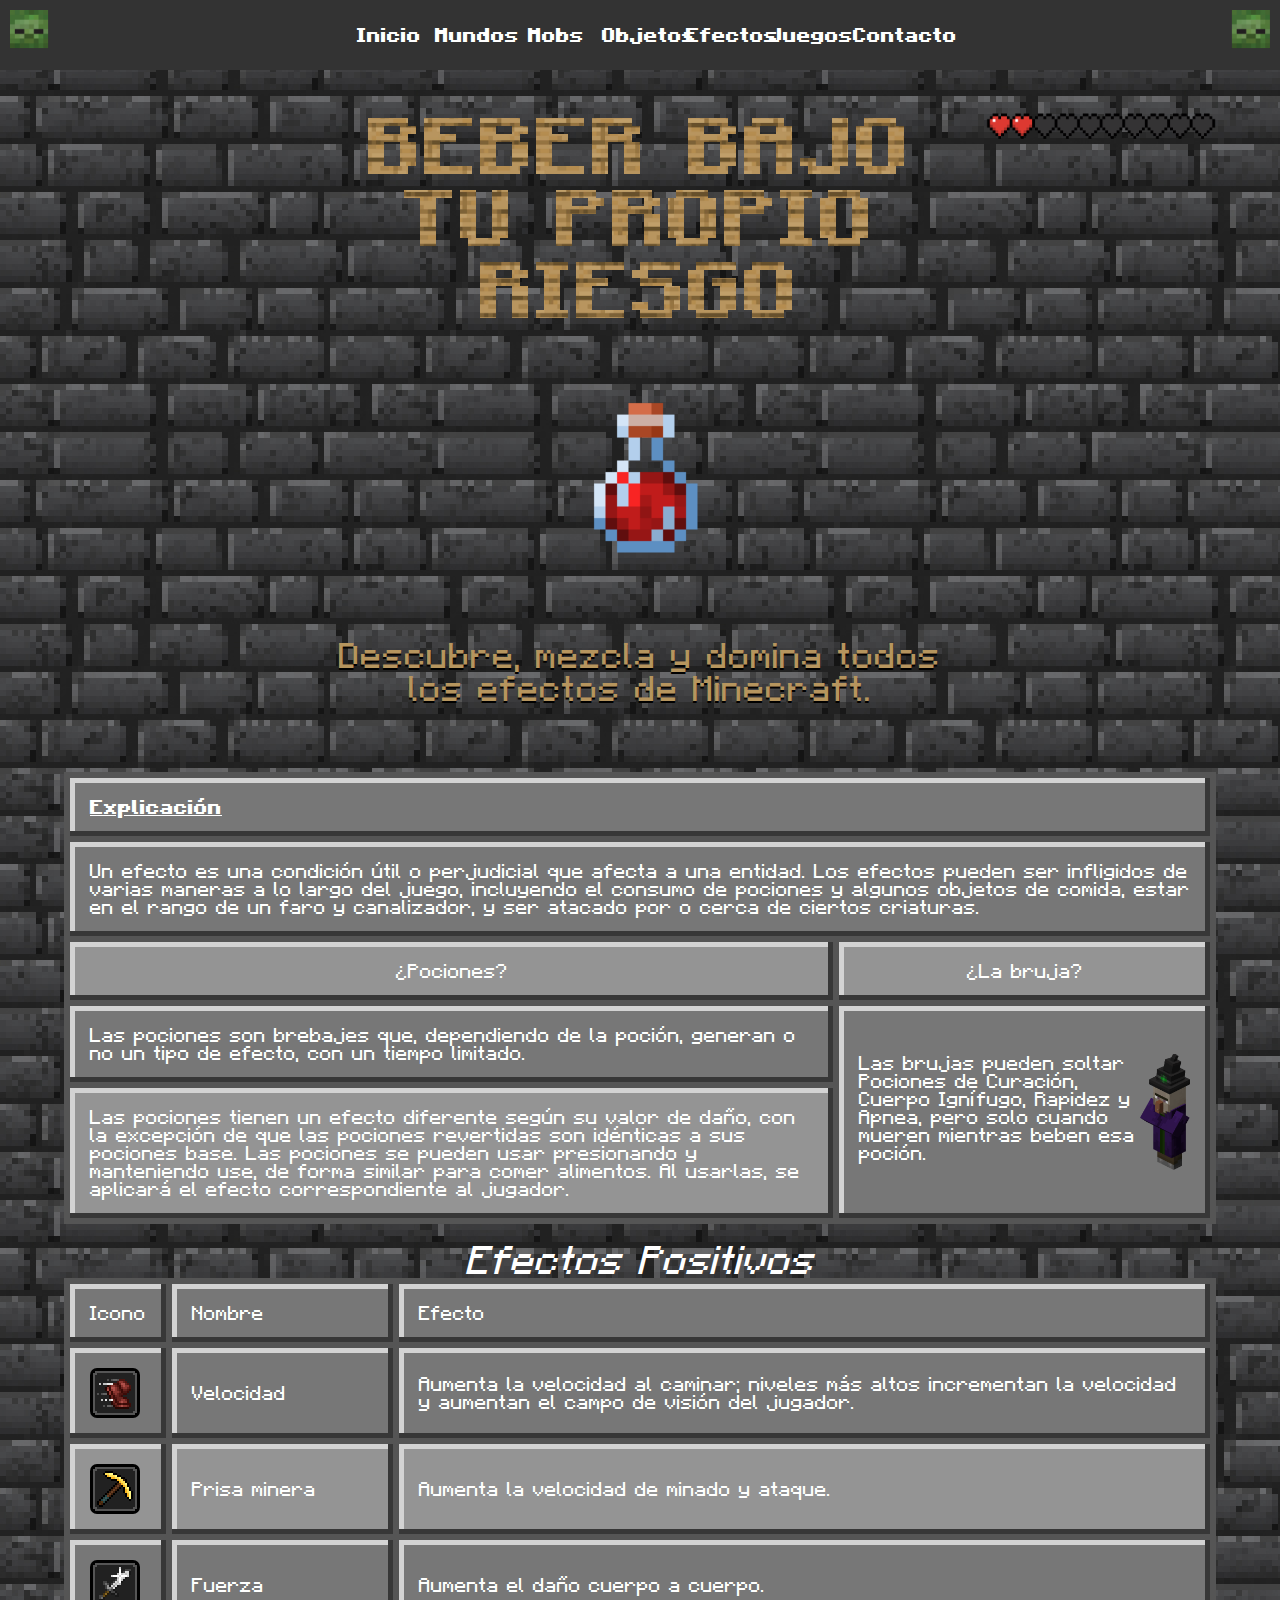
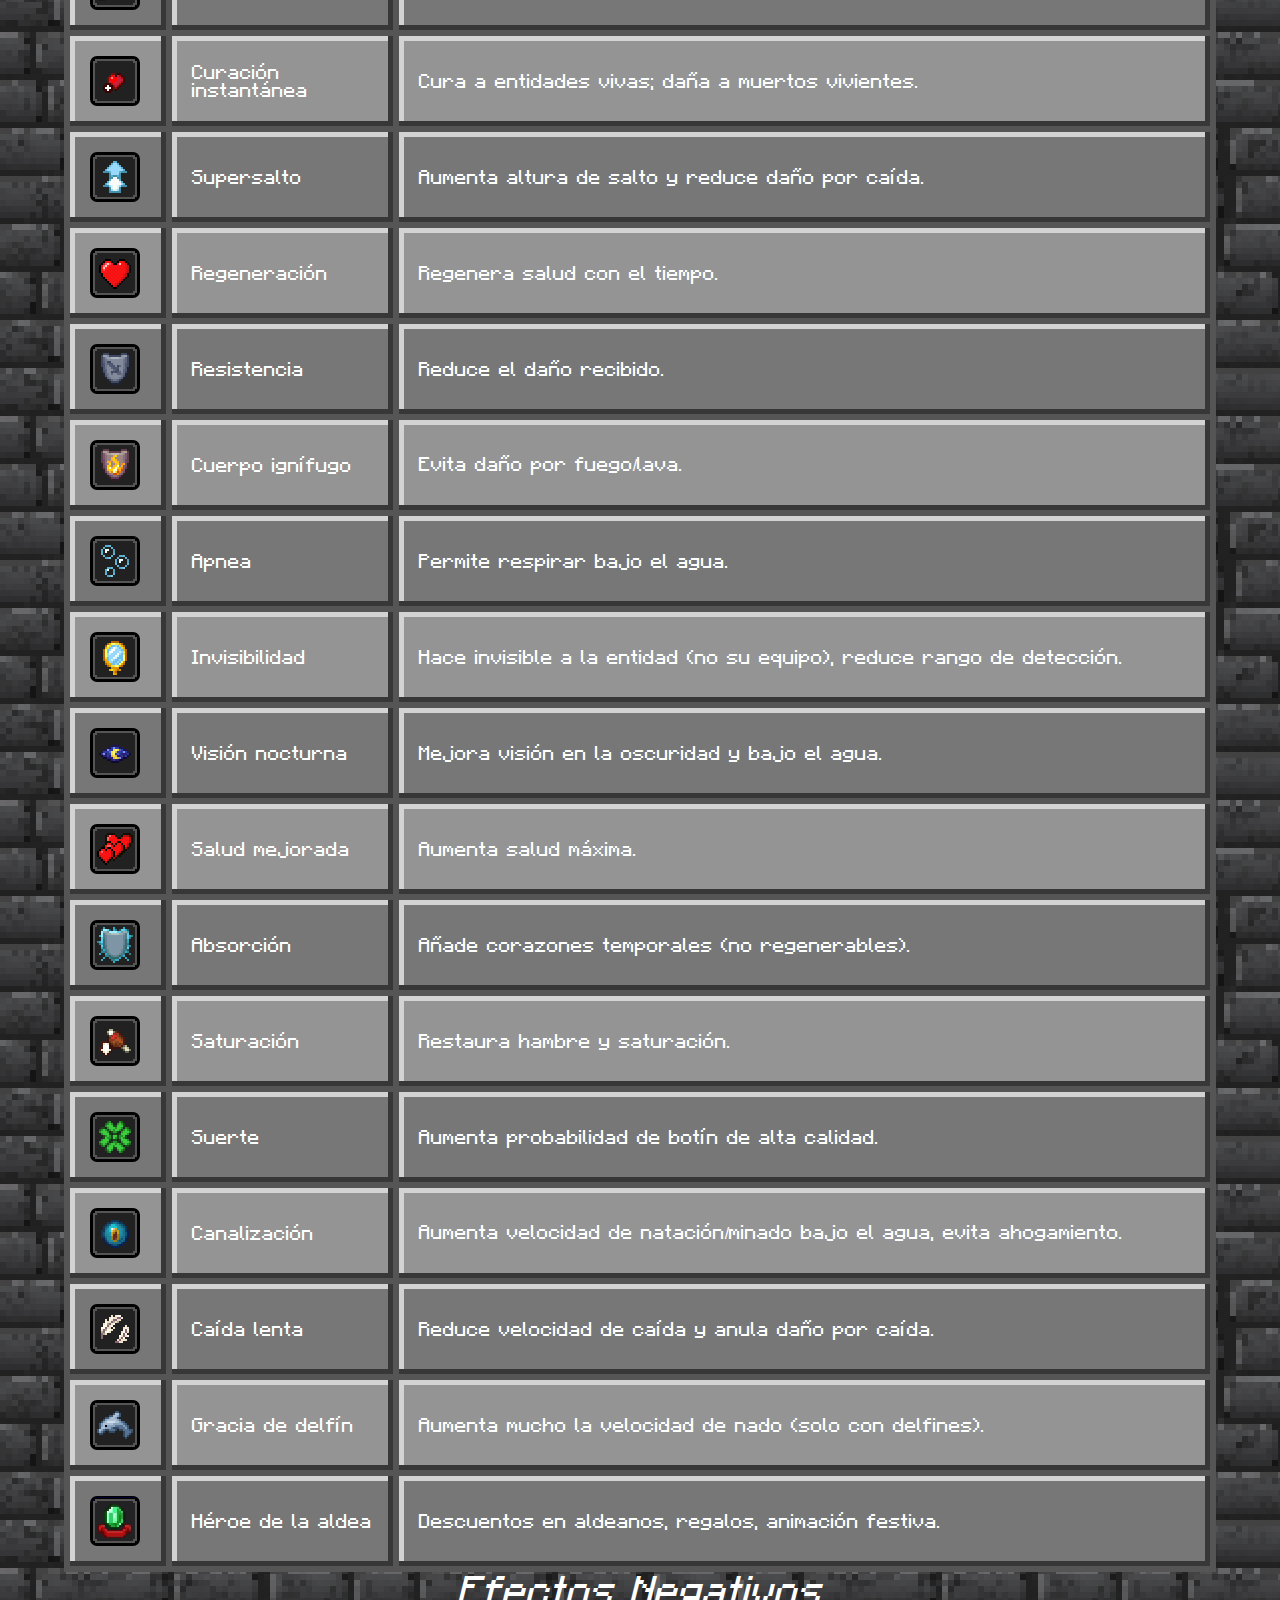
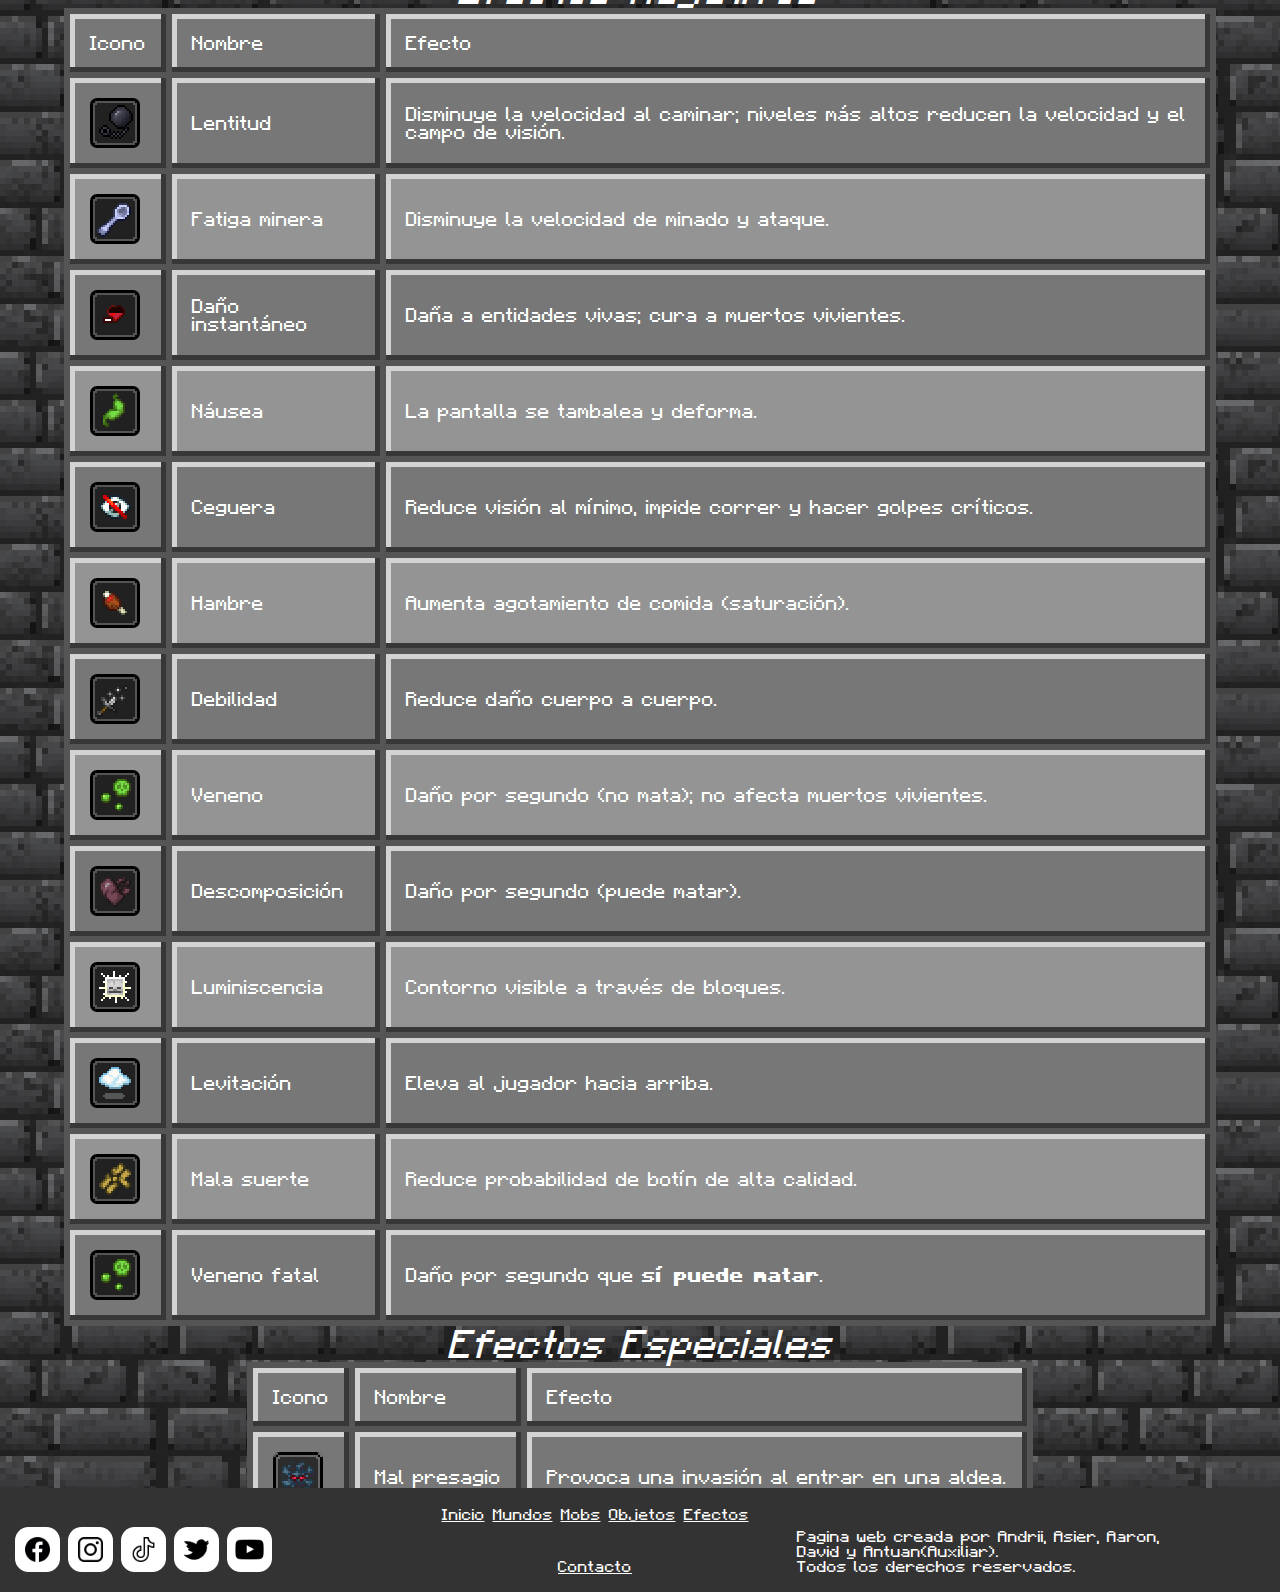
<file: html/efectos.html>
<!DOCTYPE html>
<html lang="es">

<head>
    <meta charset="UTF-8">
    <meta name="viewport" content="width=device-width, initial-scale=1.0">
    <title>Minecraf Blogger</title>
    <meta name="author" content="Asier, Andrii, Aaron, David, Asier">
    <meta name="description" content="Página de efectos">
    <meta name="robots" content="index, follow">
    <link rel="shortcut icon" href="../img/icon.png" type="image/x-icon">
    <link rel="stylesheet" href="../css/reset.css">
    <link rel="stylesheet" href="../css/style.css">
    <link rel="stylesheet" href="../css/style_efectos.css">

</head>
    

<body>
    <div id="wrapper">
        <!-- NAVBAR -->
        <nav id="nav-principal">
            <div>
                <img src="../img/minecraft-minecraftmobs.gif" alt="gif de cabezas" id="cabeza_arriba">
                <img src="../img/minecraft-minecraftmobs.gif" alt="gif de cabezas" id="cabeza_arriba2">
                <ul id="lista">
                    <li><a href="../index.html">Inicio</a></li>
                    <li><a href="../html/bioma.html">Mundos</a></li>
                    <li><a href="../html/mobs.html">Mobs</a></li>
                    <li><a href="../html/objetos.html">Objetos</a></li>
                    <li><a href="../html/efectos.html">Efectos</a></li>
                    <li>
                        <a>Juegos</a>
                        <ul class="submenu">
                            <li><a href="../juego/juego.html">Minecraft Offline</a></li>
                            <li><a href="../juego/juego2.html">Minecraft Online</a></li>
                        </ul>
                    </li>
                    <li><a href="../html/Contacto.html">Contacto</a></li>
                    <!-- BOTÓN EQUIPO AÑADIDO AQUÍ -->
                </ul>
            </div>
        </nav>
        <main>
            <!-- PARTE ARRIBA(TITULO, BARRA DE VIDA, ICONO DE CURACION, AUDIO, SUBTITULO, POCIÓN) -->
            <div id="intro">
                <div id="partearribapocion">
                    <div id="side"></div>
                    <!-- TITULO -->
                    <div id="megatitulo">
                        <h1>Beber bajo tu propio riesgo</h1>
                    </div>
                    <!-- BARRA DE SALUD (parte derecha arriba) -->
                    <div id="barrasalud"></div>
                </div>
                <!-- POCIÓN Y SUBTITULO -->
                <div id="parteabajopocion">
                    <div id="animacionpocion"></div>
                    <!-- SUBTITULO -->
                    <div id="parteinfo">
                        <p>Descubre, mezcla y domina todos los efectos de Minecraft.</p>
                    </div>
                </div>
            </div>
            <!-- TABLAS EN COLUMNAS (TODAS) -->
            <div id="tablasencolumnas">
                <div id="tablaexplicacion">
                    <table>
                        <thead>
                            <tr>
                                <th scope="col" colspan="2" >Explicación</th>
                            </tr>
                        </thead>
                        <tbody>
                            <tr>
                                <td  id="inforefectos" colspan="2">Un efecto es una condición útil o perjudicial que
                                    afecta a una entidad. Los efectos pueden ser infligidos de varias maneras a lo largo
                                    del juego, incluyendo el consumo de pociones y algunos objetos de comida, estar en
                                    el rango de un faro y canalizador, y ser atacado por o cerca de ciertos criaturas.
                                </td>
                            </tr>
                            <tr>
                                <td class="tableadicional">¿Pociones?</td>
                                <td class="tableadicional">¿La bruja?</td>
                            </tr>
                            <tr>
                                <td>Las pociones son brebajes que, dependiendo de la poción, generan o no un
                                    tipo de efecto, con un tiempo limitado.</td>
                                <td id="partebruja" rowspan="2"><img src="../img/mobs_andrii/Witch.png"
                                        alt="bruja">
                                    <p>Las brujas pueden soltar Pociones de Curación, Cuerpo Ignífugo, Rapidez y Apnea,
                                        pero solo cuando mueren mientras beben esa poción. </p>
                                </td>
                            </tr>
                            <tr>
                                <td>Las pociones tienen un efecto diferente según su valor de daño, con la
                                    excepción de que las pociones revertidas son idénticas a sus pociones base. Las
                                    pociones se pueden usar presionando y manteniendo use, de forma similar para comer
                                    alimentos. Al usarlas, se aplicará el efecto correspondiente al jugador.</td>
                            </tr>
                        </tbody>
                    </table>
                </div>
                <br>
                <div id="tablaefectos">
                    <table>
                        <caption>Efectos Positivos</caption>
                        <thead>
                            <tr>
                                <td>Icono</td>
                                <td>Nombre</td>
                                <td>Efecto</td>
                            </tr>
                        </thead>
                        <tbody>
                            <tr>
                                <td><img src="../img/efectos/speed_sm.png" alt="velocidad"></td>
                                <td>Velocidad</td>
                                <td>Aumenta la velocidad al caminar; niveles más altos incrementan la
                                    velocidad y aumentan el campo de visión del jugador.</td>
                            </tr>
                            <tr>
                                <td><img src="../img/efectos/haste_sm.png" alt="prisaminera"></td>
                                <td>Prisa minera</td>
                                <td>Aumenta la velocidad de minado y ataque.</td>
                            </tr>
                            <tr>
                                <td><img src="../img/efectos/strength_sm.png" alt="fuerza"></td>
                                <td>Fuerza</td>
                                <td>Aumenta el daño cuerpo a cuerpo.</td>
                            </tr>
                            <tr>
                                <td><img src="../img/efectos/instant_health_sm.png" alt="curacioninstantanea"></td>
                                <td>Curación instantánea</td>
                                <td>Cura a entidades vivas; daña a muertos vivientes.</td>
                            </tr>
                            <tr>
                                <td><img src="../img/efectos/jump_boost_sm.png" alt="danoinstantaneo"></td>
                                <td>Supersalto</td>
                                <td>Aumenta altura de salto y reduce daño por caída.</td>
                            </tr>
                            <tr>
                                <td><img src="../img/efectos/regeneration_sm.png" alt="regeneracion"></td>
                                <td>Regeneración</td>
                                <td>Regenera salud con el tiempo.</td>
                            </tr>
                            <tr>
                                <td><img src="../img/efectos/resistance_sm.png" alt="resistencia"></td>
                                <td>Resistencia</td>
                                <td>Reduce el daño recibido.</td>
                            </tr>
                            <tr>
                                <td><img src="../img/efectos/fire_resistance_sm.png" alt="resistencaifuego"></td>
                                <td>Cuerpo ignífugo</td>
                                <td>Evita daño por fuego/lava.</td>
                            </tr>
                            <tr>
                                <td><img src="../img/efectos/water_breathing_sm.png" alt="apnea"></td>
                                <td>Apnea</td>
                                <td>Permite respirar bajo el agua.</td>
                            </tr>
                            <tr>
                                <td><img src="../img/efectos/invisibility_sm.png" alt="invisible"></td>
                                <td>Invisibilidad</td>
                                <td>Hace invisible a la entidad (no su equipo), reduce rango de detección.
                                </td>
                            </tr>
                            <tr>
                                <td><img src="../img/efectos/night_vision_sm.png" alt="visionnocturna"></td>
                                <td>Visión nocturna</td>
                                <td>Mejora visión en la oscuridad y bajo el agua.</td>
                            </tr>
                            <tr>
                                <td><img src="../img/efectos/health_boost_sm.png" alt="saludmejorada"></td>
                                <td>Salud mejorada</td>
                                <td>Aumenta salud máxima.</td>
                            </tr>
                            <tr>
                                <td><img src="../img/efectos/absorption_sm.png" alt="absorcion"></td>
                                <td>Absorción</td>
                                <td>Añade corazones temporales (no regenerables).</td>
                            </tr>
                            <tr>
                                <td><img src="../img/efectos/saturation_sm.png" alt="saturacion"></td>
                                <td>Saturación</td>
                                <td>Restaura hambre y saturación.</td>
                            </tr>
                            <tr>
                                <td><img src="../img/efectos/luck_sm.png" alt="suerte"></td>
                                <td>Suerte</td>
                                <td>Aumenta probabilidad de botín de alta calidad.</td>
                            </tr>
                            <tr>
                                <td><img src="../img/efectos/conduit_power_sm.png" alt="venenofatal"></td>
                                <td>Canalización</td>
                                <td>Aumenta velocidad de natación/minado bajo el agua, evita ahogamiento.
                                </td>
                            </tr>
                            <tr>
                                <td><img src="../img/efectos/slow_falling_sm.png" alt="caidalenta"></td>
                                <td>Caída lenta</td>
                                <td>Reduce velocidad de caída y anula daño por caída.</td>
                            </tr>
                            <tr>
                                <td><img src="../img/efectos/dolphins_grace_sm.png" alt="graciadelfin"></td>
                                <td>Gracia de delfín</td>
                                <td>Aumenta mucho la velocidad de nado (solo con delfines).</td>
                            </tr>
                            <tr>
                                <td><img src="../img/efectos/hero_of_the_village_sm.png" alt="herpedelaaldea"></td>
                                <td>Héroe de la aldea</td>
                                <td>Descuentos en aldeanos, regalos, animación festiva.</td>
                            </tr>
                        </tbody>
                    </table>
                </div>
                <div id="tablaefectosnegativos">
                    <table>
                        <caption>Efectos Negativos</caption>
                        <thead>
                            <tr>
                                <td>Icono</td>
                                <td>Nombre</td>
                                <td >Efecto</td>
                            </tr>
                        </thead>
                        <tbody>
                            <tr>
                                <td><img src="../img/efectos/slowness_sm.png" alt="lentitud"></td>
                                <td>Lentitud</td>
                                <td >Disminuye la velocidad al caminar; niveles más altos reducen la
                                    velocidad y el campo de visión.</td>
                            </tr>
                            <tr>
                                <td><img src="../img/efectos/mining_fatigue_sm.png" alt="fatigaminera"></td>
                                <td>Fatiga minera</td>
                                <td >Disminuye la velocidad de minado y ataque.</td>
                            </tr>
                            <tr>
                                <td><img src="../img/efectos/instant_damage_sm.png" alt="danoinstantaneo"></td>
                                <td>Daño instantáneo</td>
                                <td >Daña a entidades vivas; cura a muertos vivientes.</td>
                            </tr>
                            <tr>
                                <td><img src="../img/efectos/nausea_sm.png" alt="nausea"></td>
                                <td>Náusea</td>
                                <td >La pantalla se tambalea y deforma.</td>
                            </tr>
                            <tr>
                                <td><img src="../img/efectos/blindness_sm.png" alt="ceguera"></td>
                                <td>Ceguera</td>
                                <td >Reduce visión al mínimo, impide correr y hacer golpes críticos.</td>
                            </tr>
                            <tr>
                                <td><img src="../img/efectos/hunger_sm.png" alt="hambre"></td>
                                <td>Hambre</td>
                                <td >Aumenta agotamiento de comida (saturación).</td>
                            </tr>
                            <tr>
                                <td><img src="../img/efectos/weakness_sm.png" alt="debilidad"></td>
                                <td>Debilidad</td>
                                <td >Reduce daño cuerpo a cuerpo.</td>
                            </tr>
                            <tr>
                                <td><img src="../img/efectos/poison_sm.png" alt="veneno"></td>
                                <td>Veneno</td>
                                <td >Daño por segundo (no mata); no afecta muertos vivientes.</td>
                            </tr>
                            <tr>
                                <td><img src="../img/efectos/wither_sm.png" alt="descomposicion"></td>
                                <td>Descomposición</td>
                                <td >Daño por segundo (puede matar).</td>
                            </tr>
                            <tr>
                                <td><img src="../img/efectos/glowing_sm.png" alt="luminiscencia"></td>
                                <td>Luminiscencia</td>
                                <td >Contorno visible a través de bloques.</td>
                            </tr>
                            <tr>
                                <td><img src="../img/efectos/levitation_sm.png" alt="levitacion"></td>
                                <td>Levitación</td>
                                <td >Eleva al jugador hacia arriba.</td>
                            </tr>
                            <tr>
                                <td><img src="../img/efectos/unluck_sm.png" alt="malasuerte"></td>
                                <td>Mala suerte</td>
                                <td >Reduce probabilidad de botín de alta calidad.</td>
                            </tr>
                            <tr>
                                <td><img src="../img/efectos/poison_sm.png" alt="venenofatal"></td>
                                <td>Veneno fatal</td>
                                <td >Daño por segundo que <strong>sí puede matar</strong>.</td>
                            </tr>
                        </tbody>
                    </table>
                </div>
                <div id="tablaefectosespeciales">
                    <table>
                        <caption>Efectos Especiales</caption>
                        <thead>
                            <tr>
                                <td>Icono</td>
                                <td>Nombre</td>
                                <td >Efecto</td>
                            </tr>
                        </thead>
                        <tbody>
                            <tr>
                                <td><img src="../img/efectos/bad_omen_sm.png" alt="malpresagio"></td>
                                <td>Mal presagio</td>
                                <td >Provoca una invasión al entrar en una aldea.</td>
                            </tr>
                        </tbody>
                    </table>
                </div>
            </div>
        </main>
        <footer>
            <div id="redes">
                <a href=""><img class="redesFotter" src="../img/redesSociales/facebook.png" alt="facebook"></a>
                <a href=""><img class="redesFotter" src="../img/redesSociales/instagram.png" alt="instagram"></a>
                <a href=""><img class="redesFotter" src="../img/redesSociales/ticktock.png" alt="ticktock"></a>
                <a href=""><img class="redesFotter" src="../img/redesSociales/x.png" alt="x"></a>
                <a href=""><img class="redesFotter" src="../img/redesSociales/youtube.png" alt="youtube"></a>
            </div>
            <ul>
                <li><a href="../index.html">Inicio</a></li>
                <li><a href="../html/bioma.html">Mundos</a></li>
                <li><a href="../html/mobs.html">Mobs</a></li>
                <li><a href="../html/objetos.html">Objetos</a></li>
                <li><a href="../html/efectos.html">Efectos</a></li>
                <li><a href="../html/Contacto.html">Contacto</a></li>
            </ul>
            <div>
                <p>Pagina web creada por Andrii, Asier, Aaron, David y Antuan(Auxiliar).</p>
                <p>Todos los derechos reservados.</p>
            </div>
        </footer>
    </div>
</body>

</html>
</file>
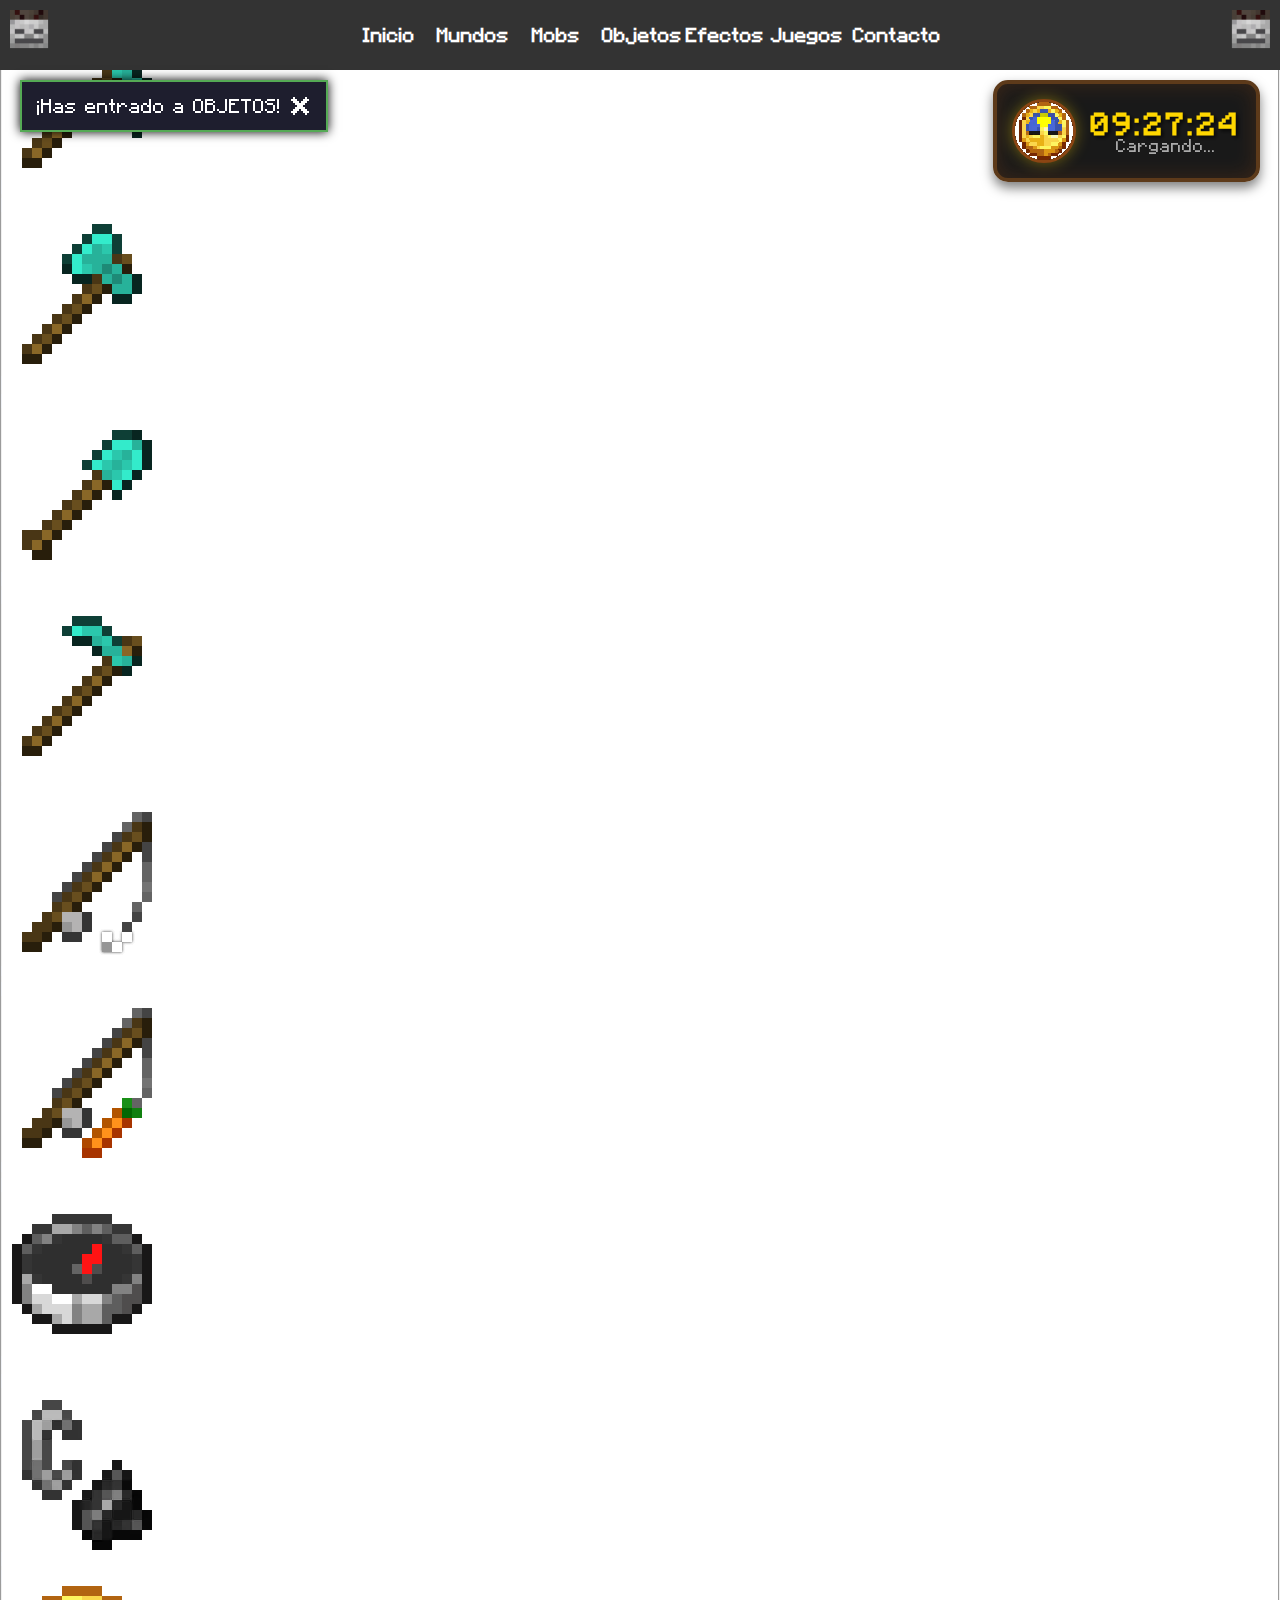
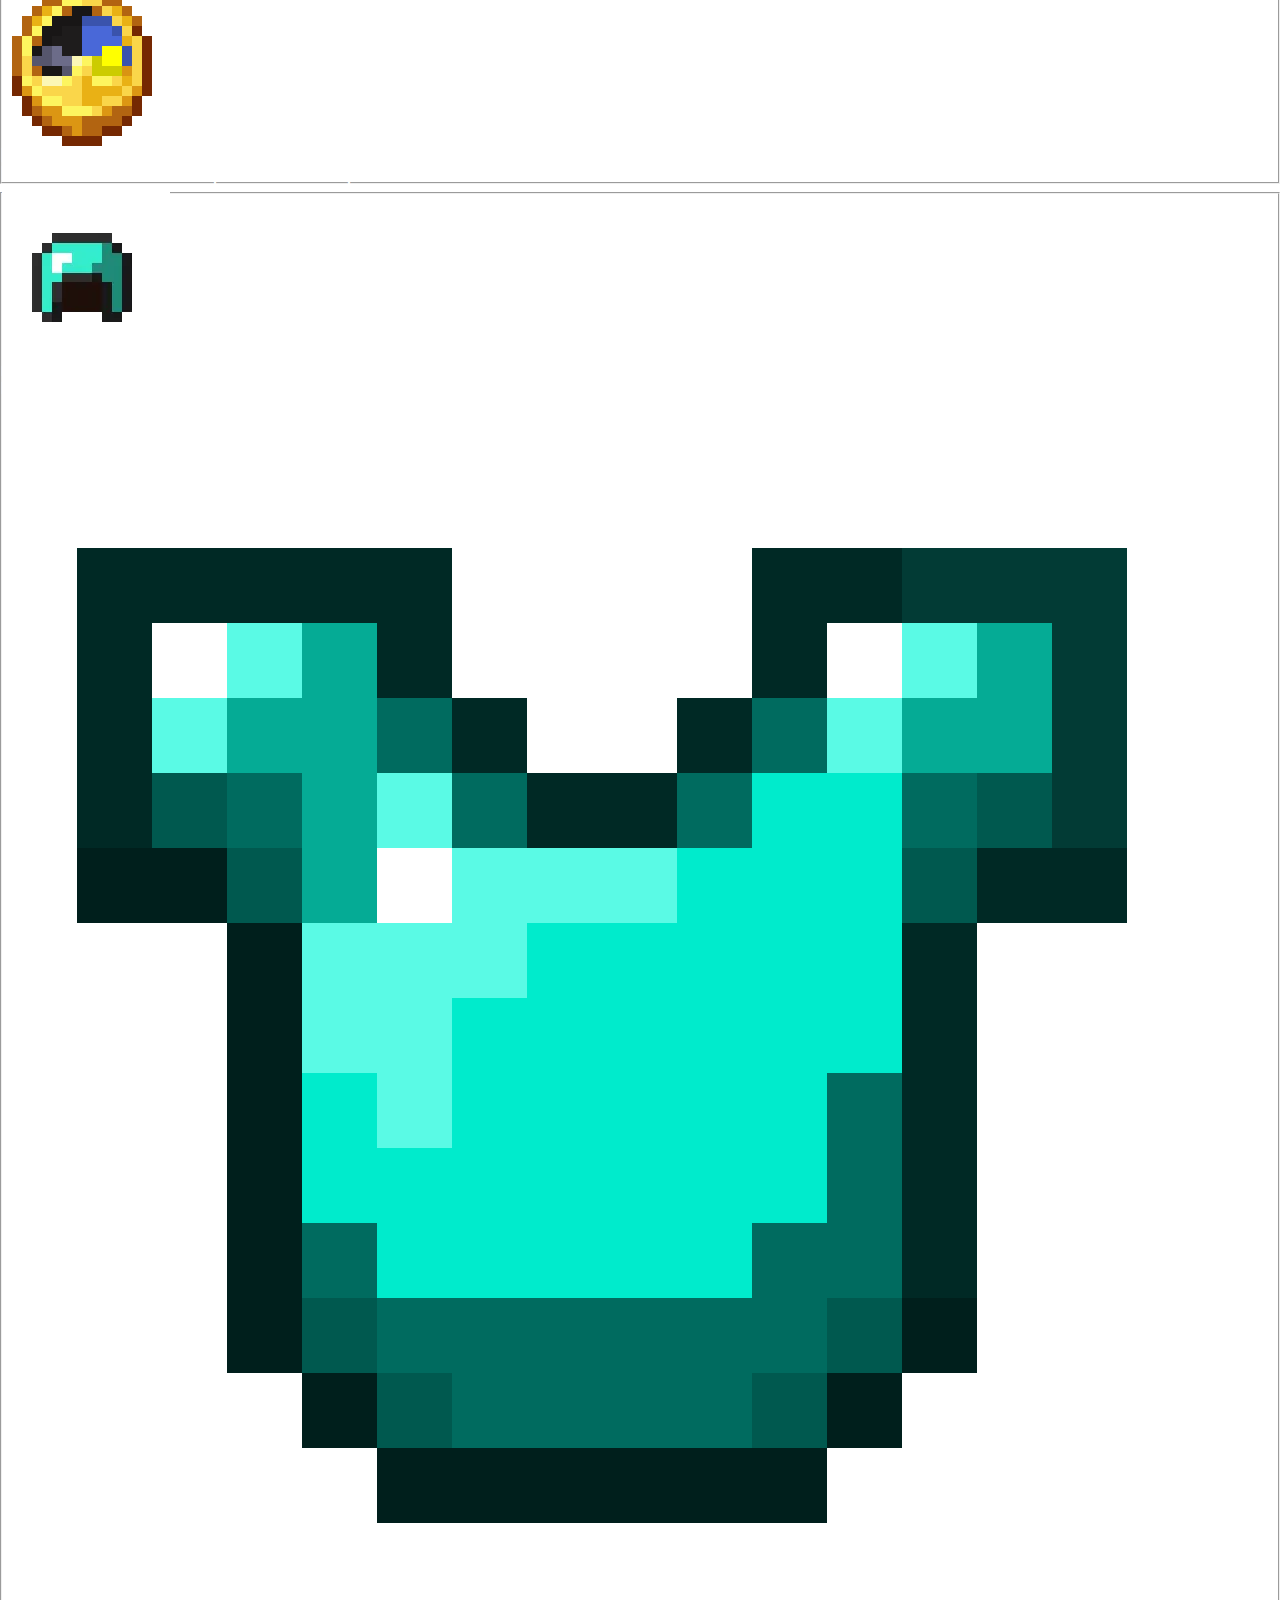
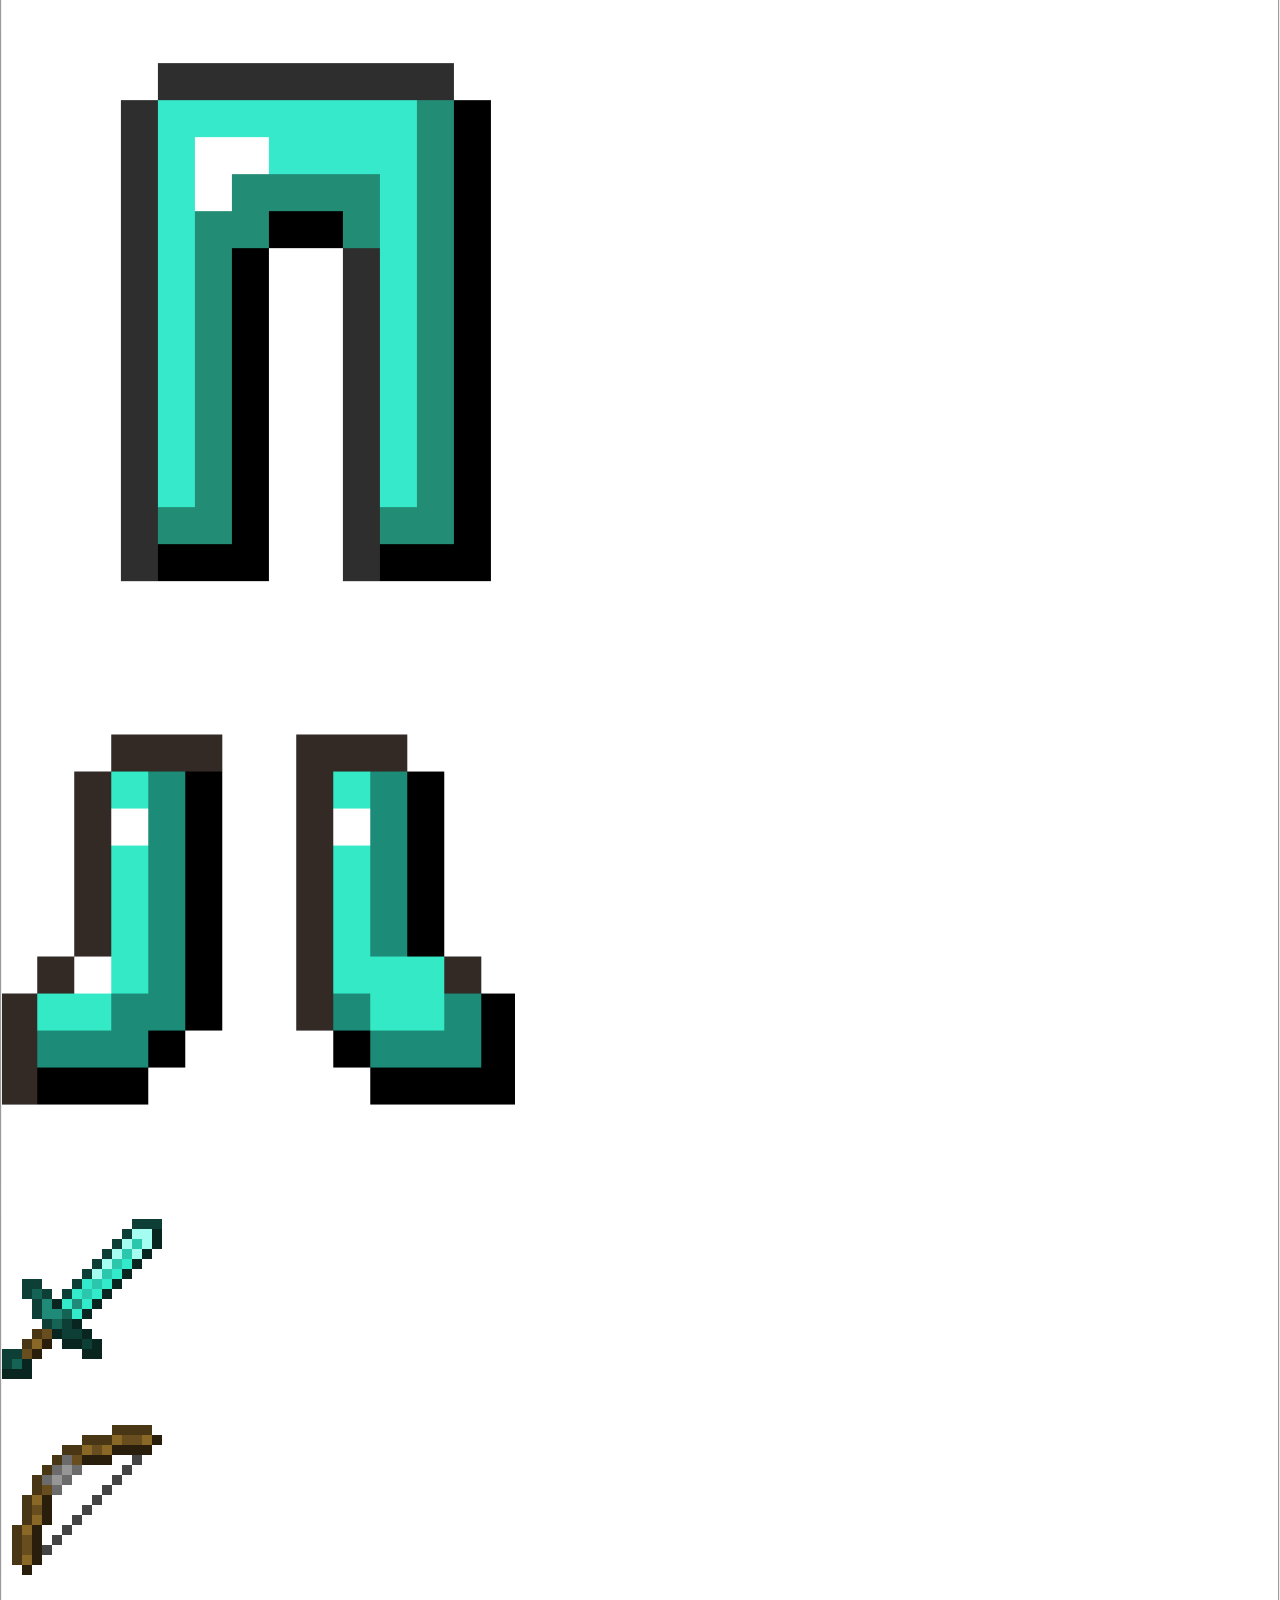
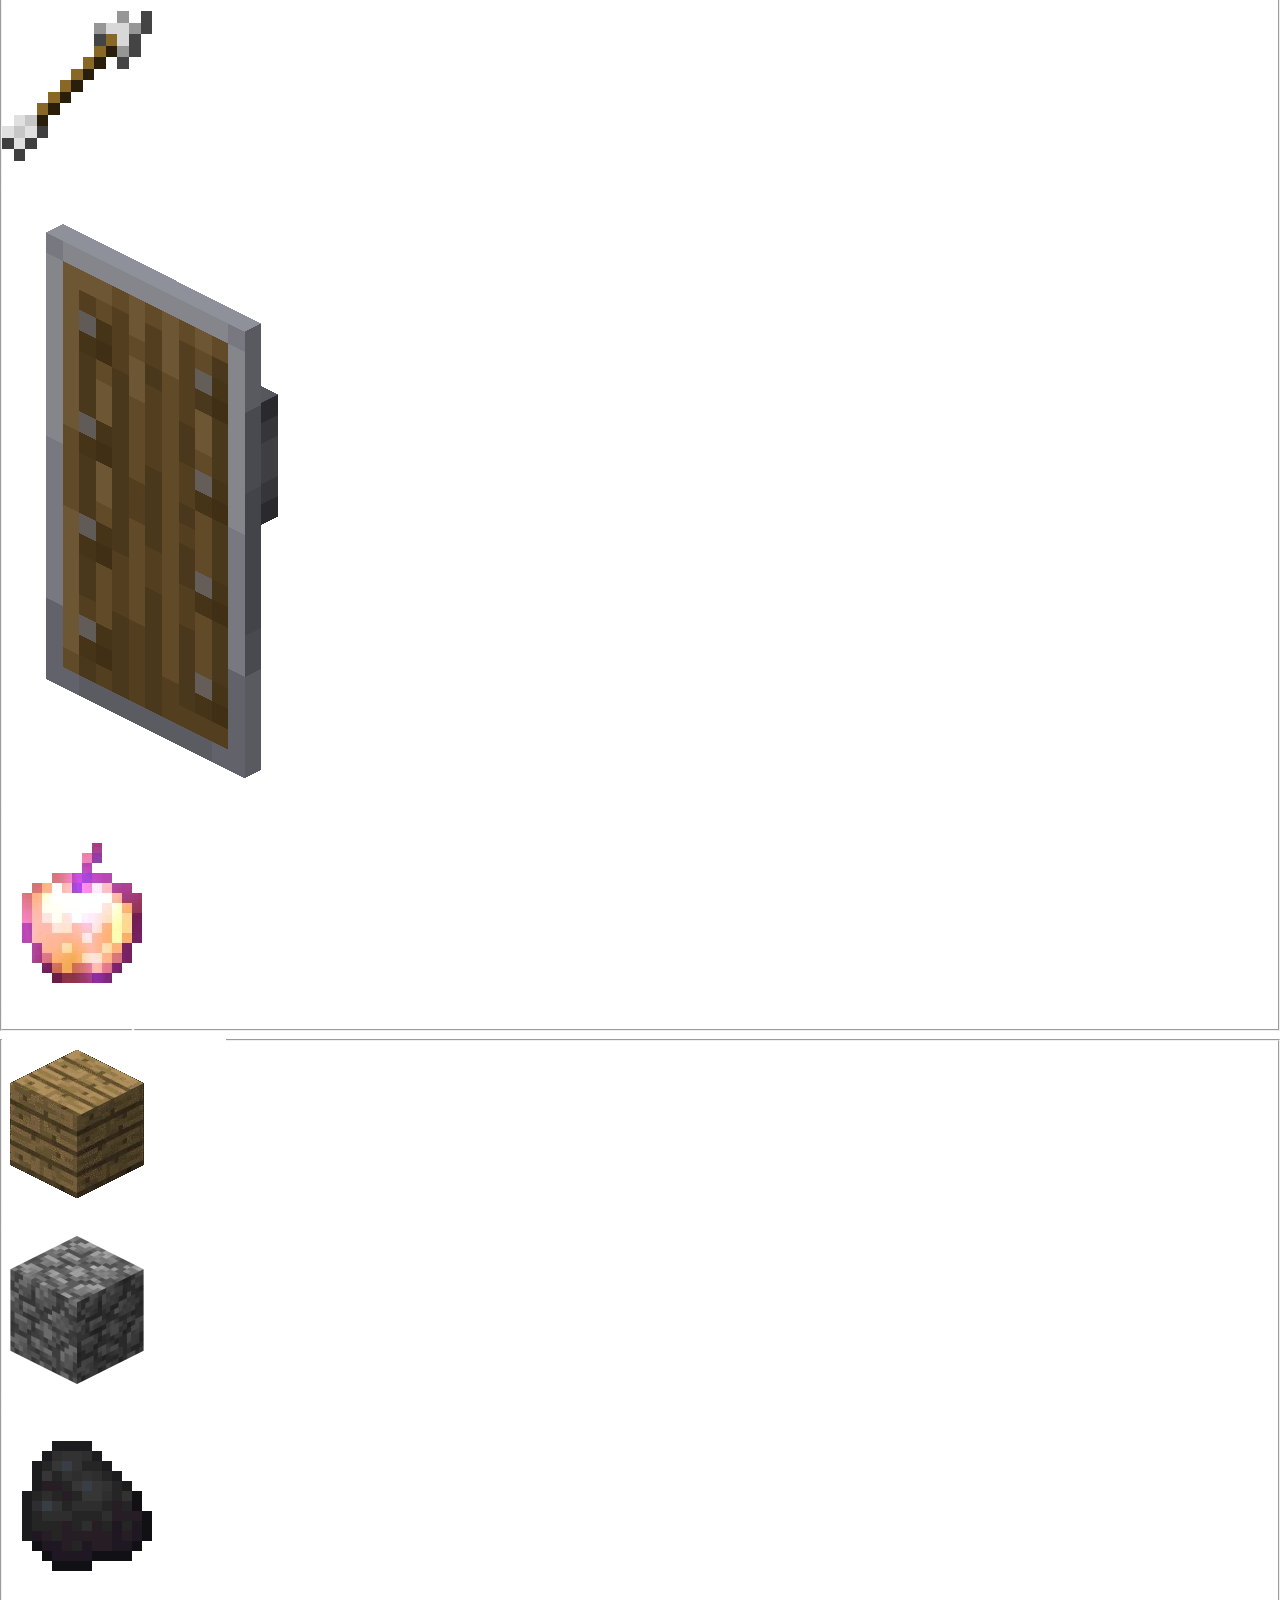
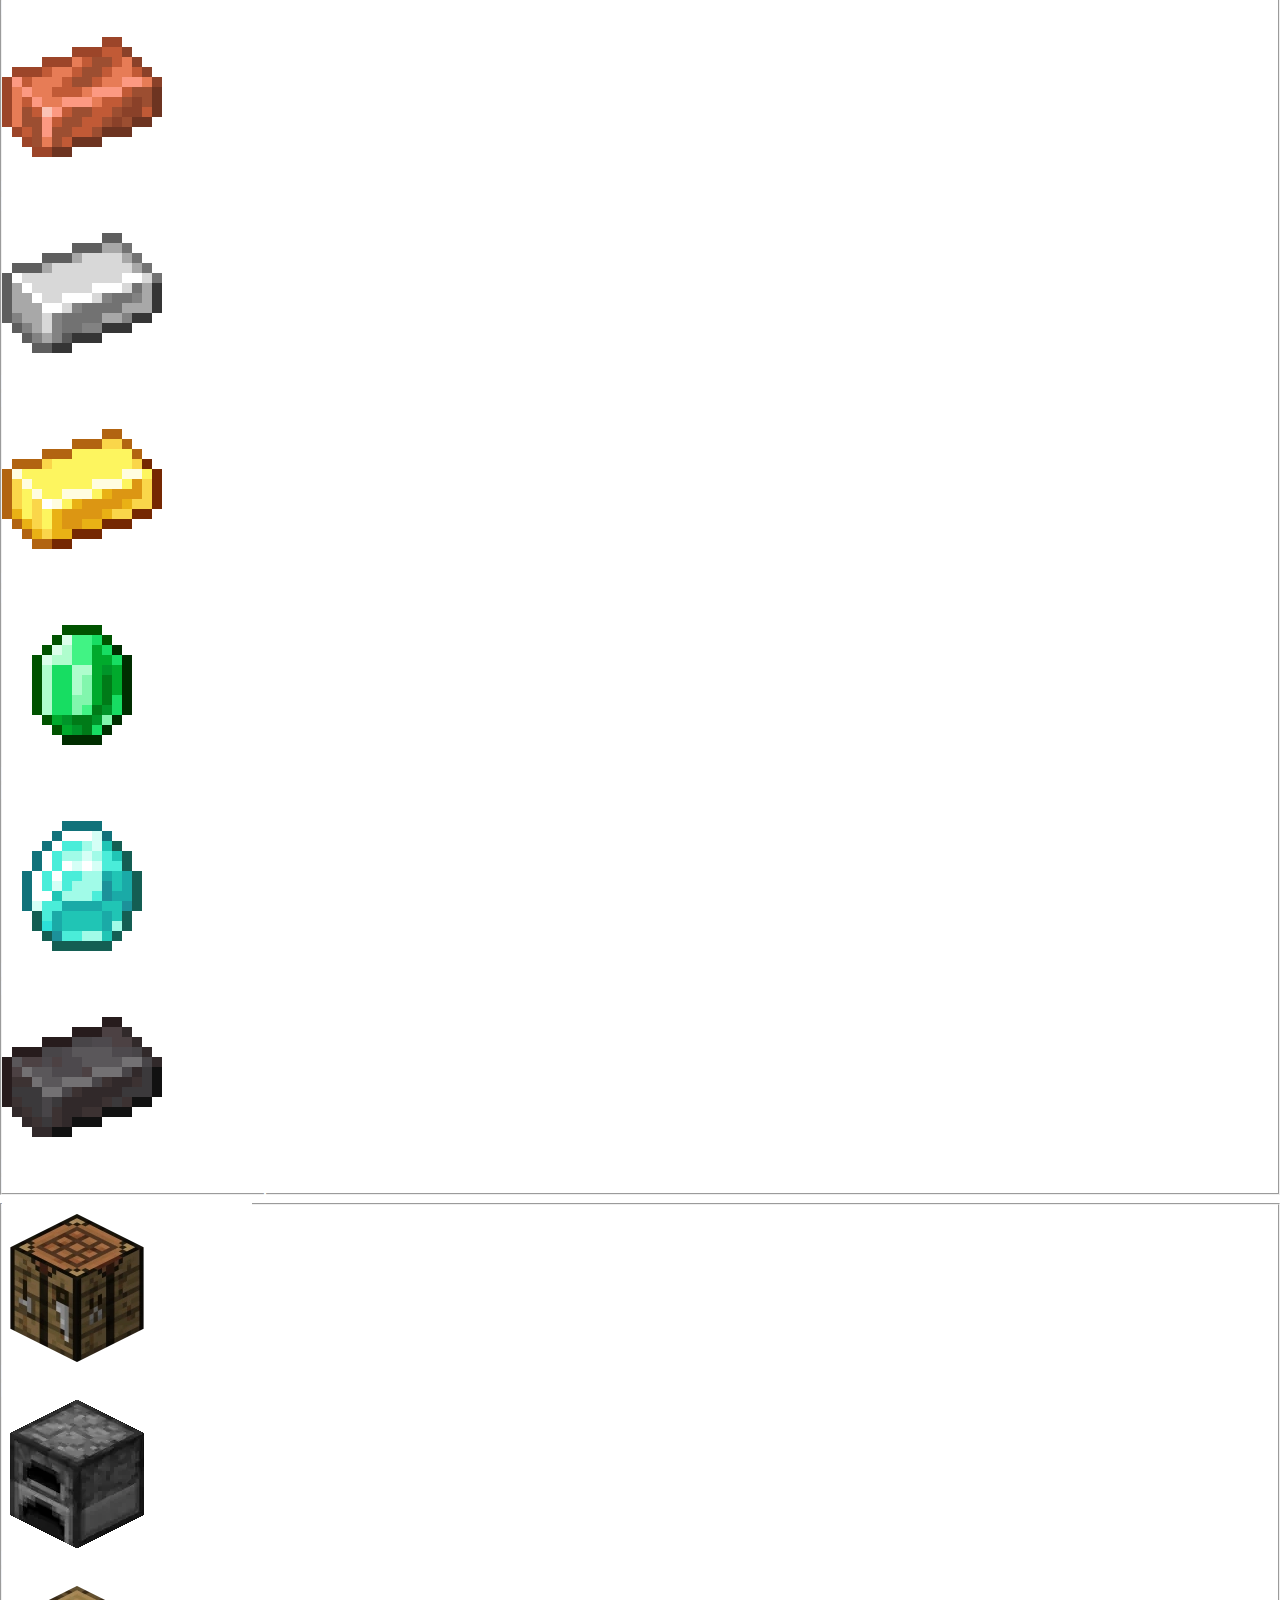
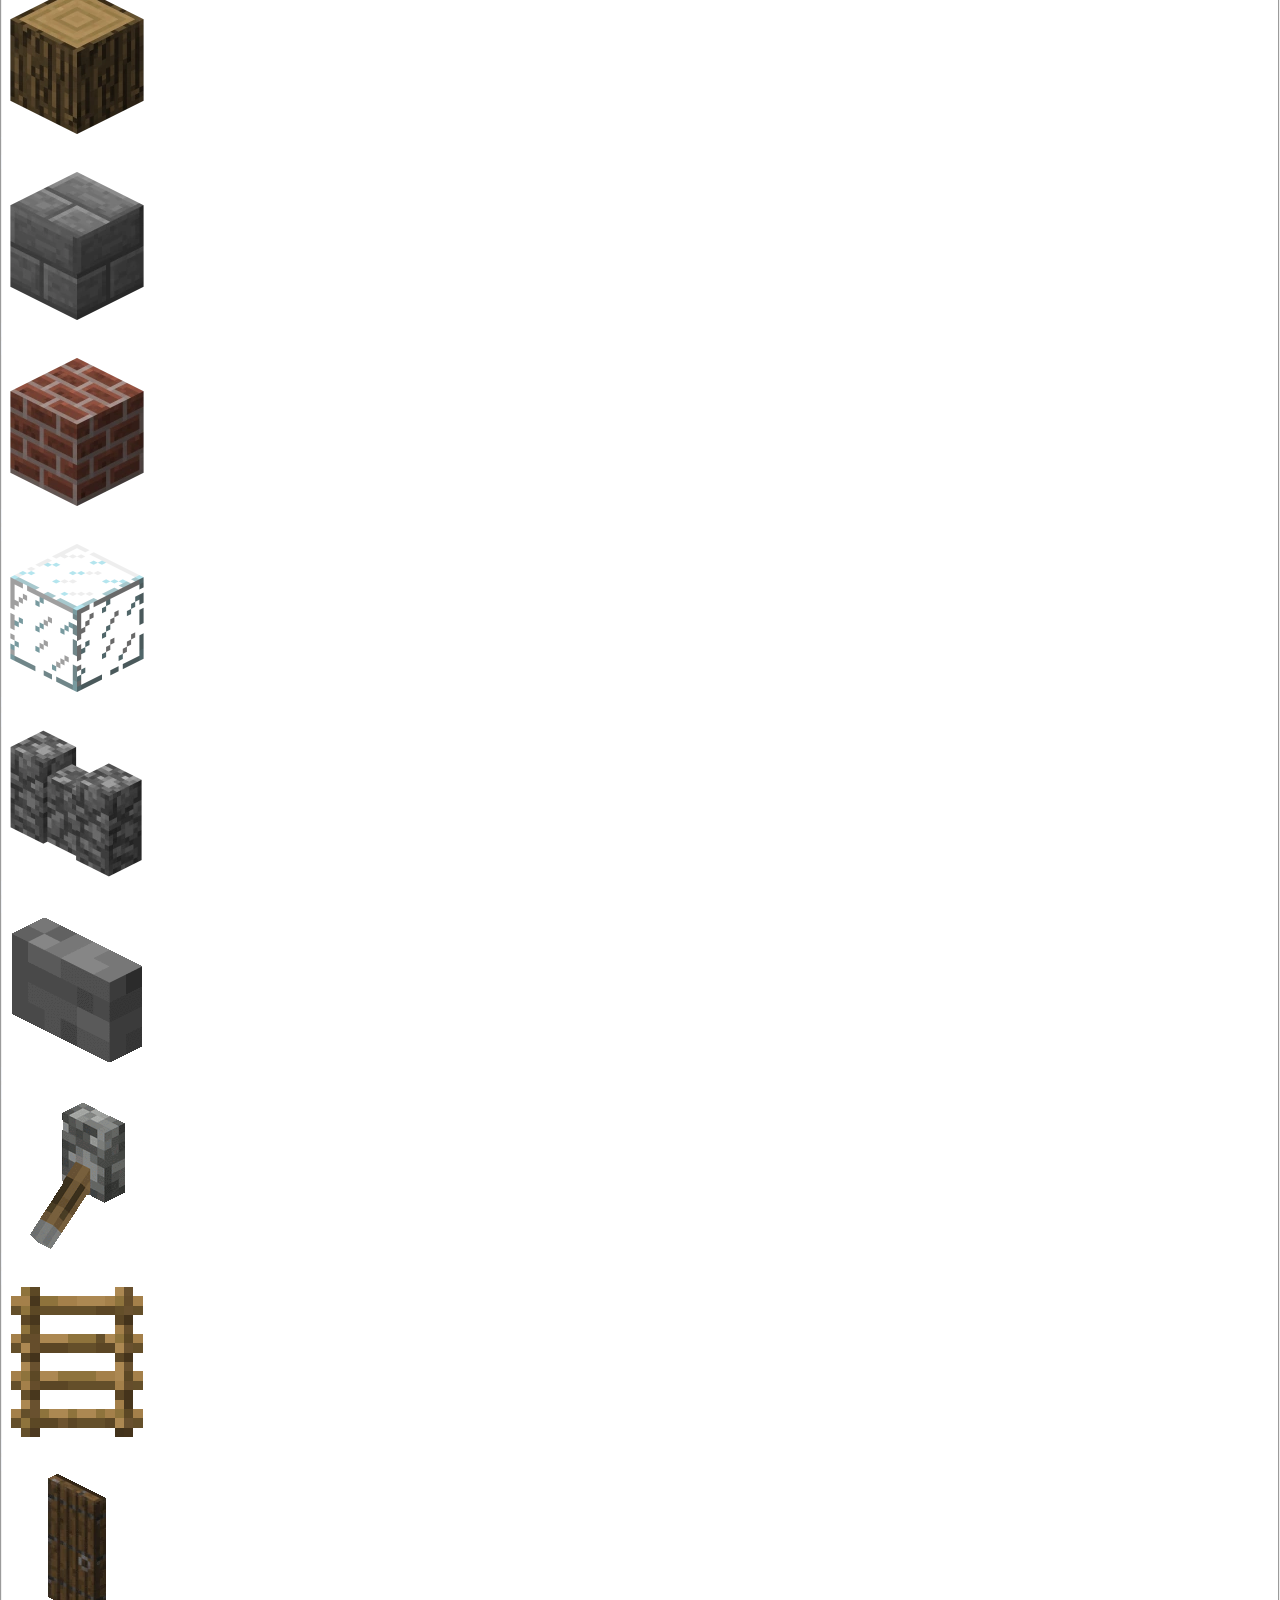
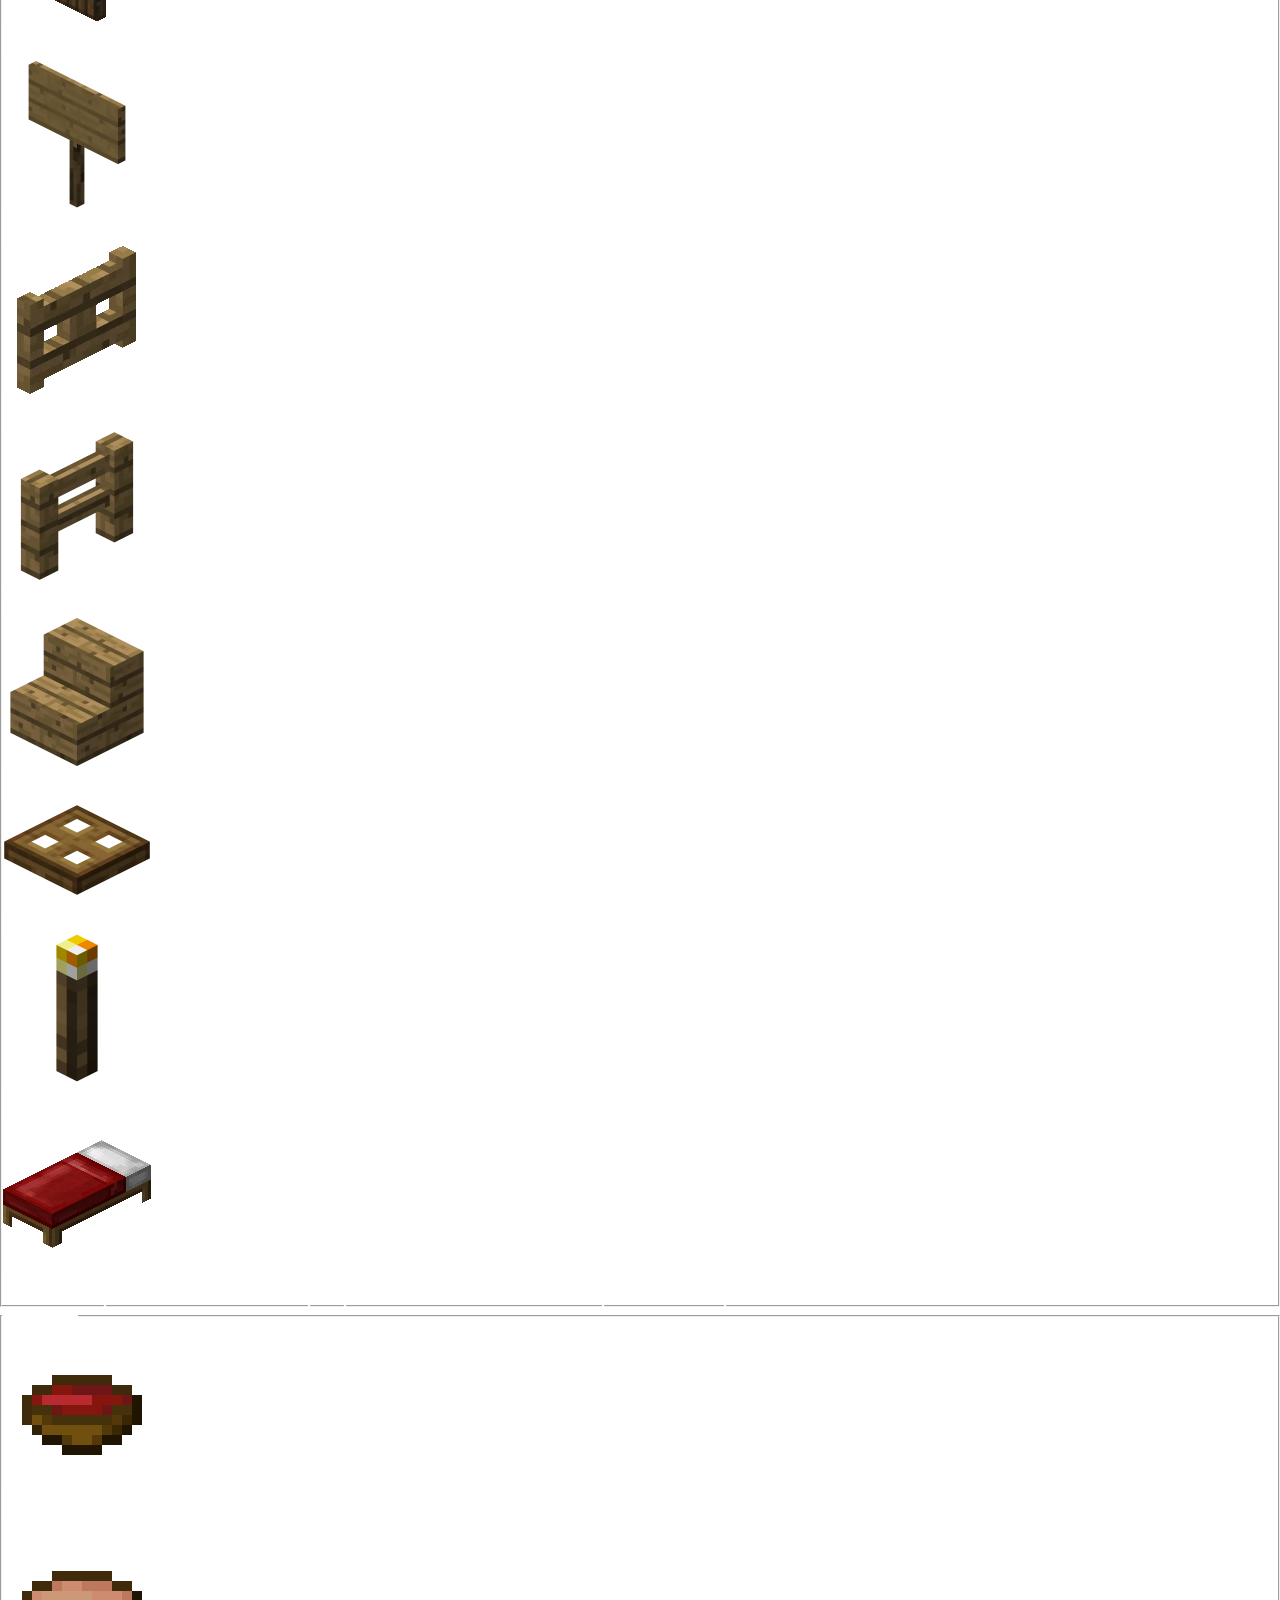
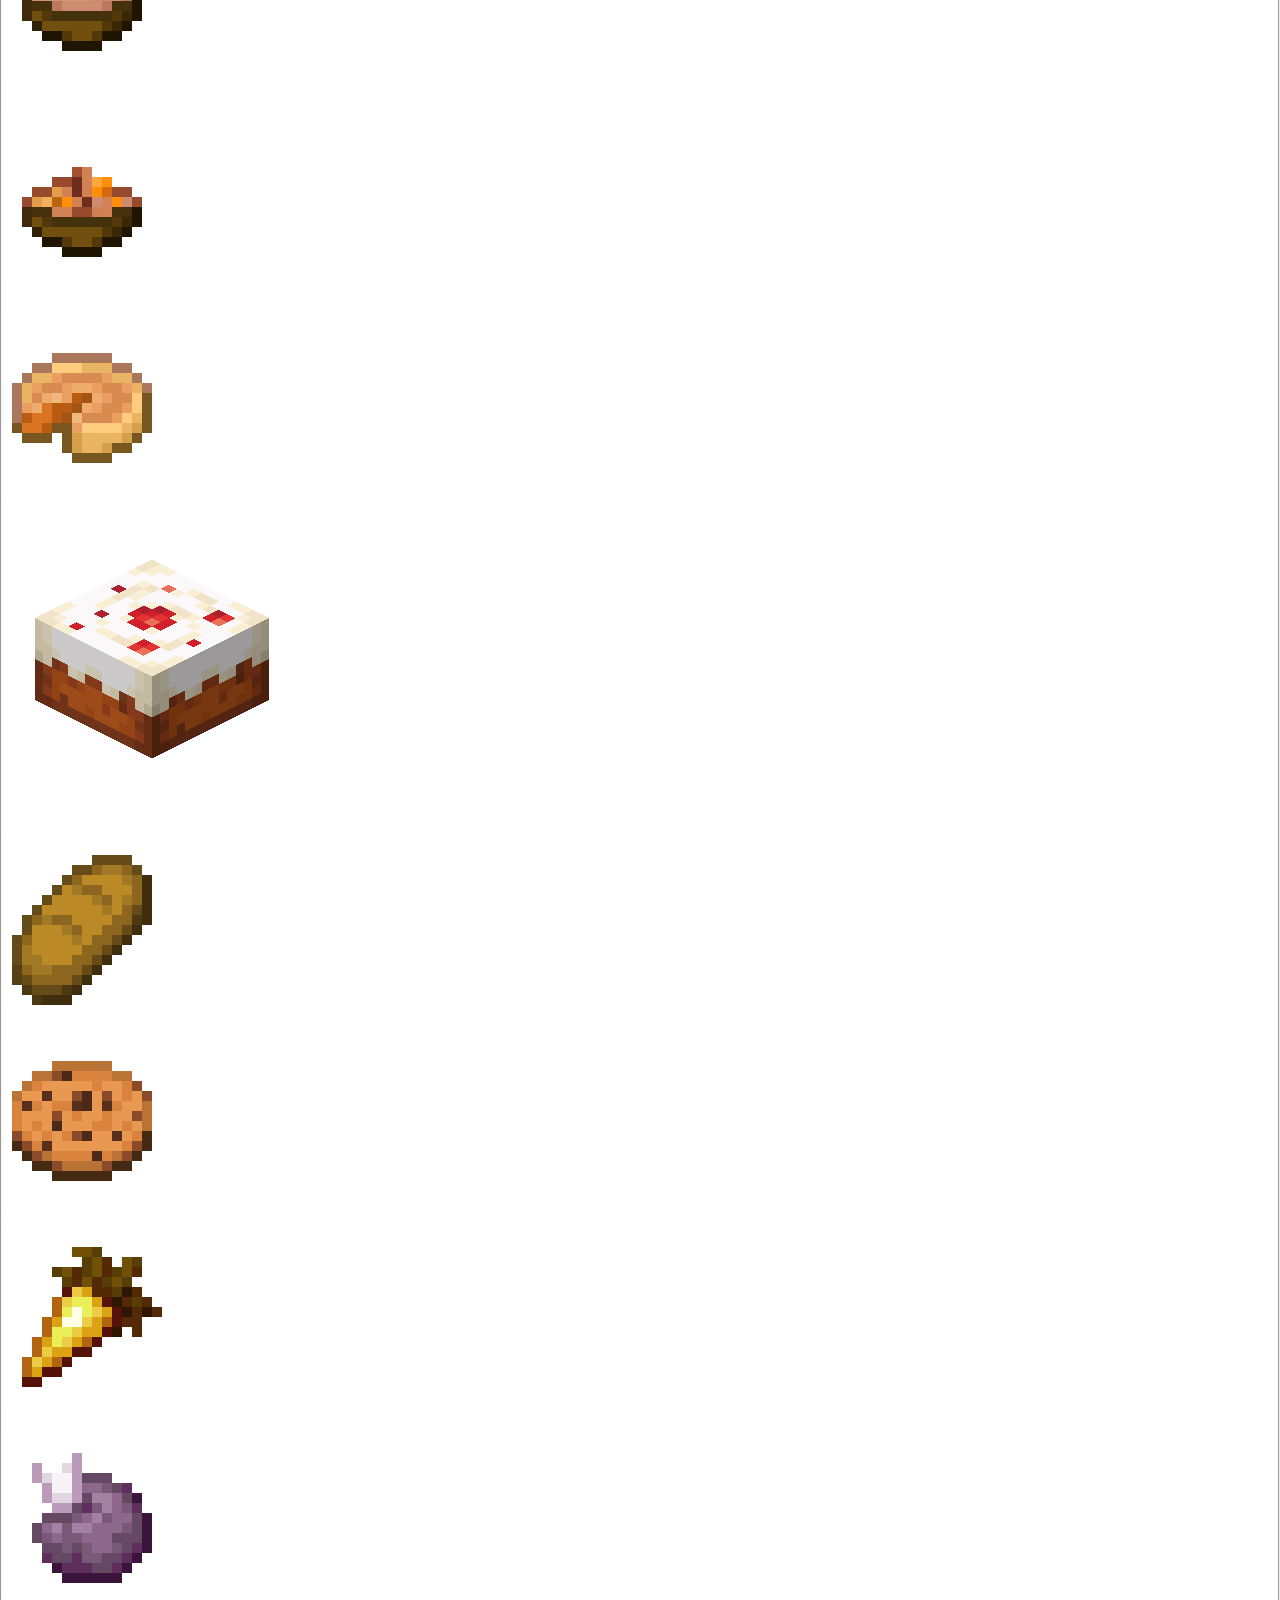
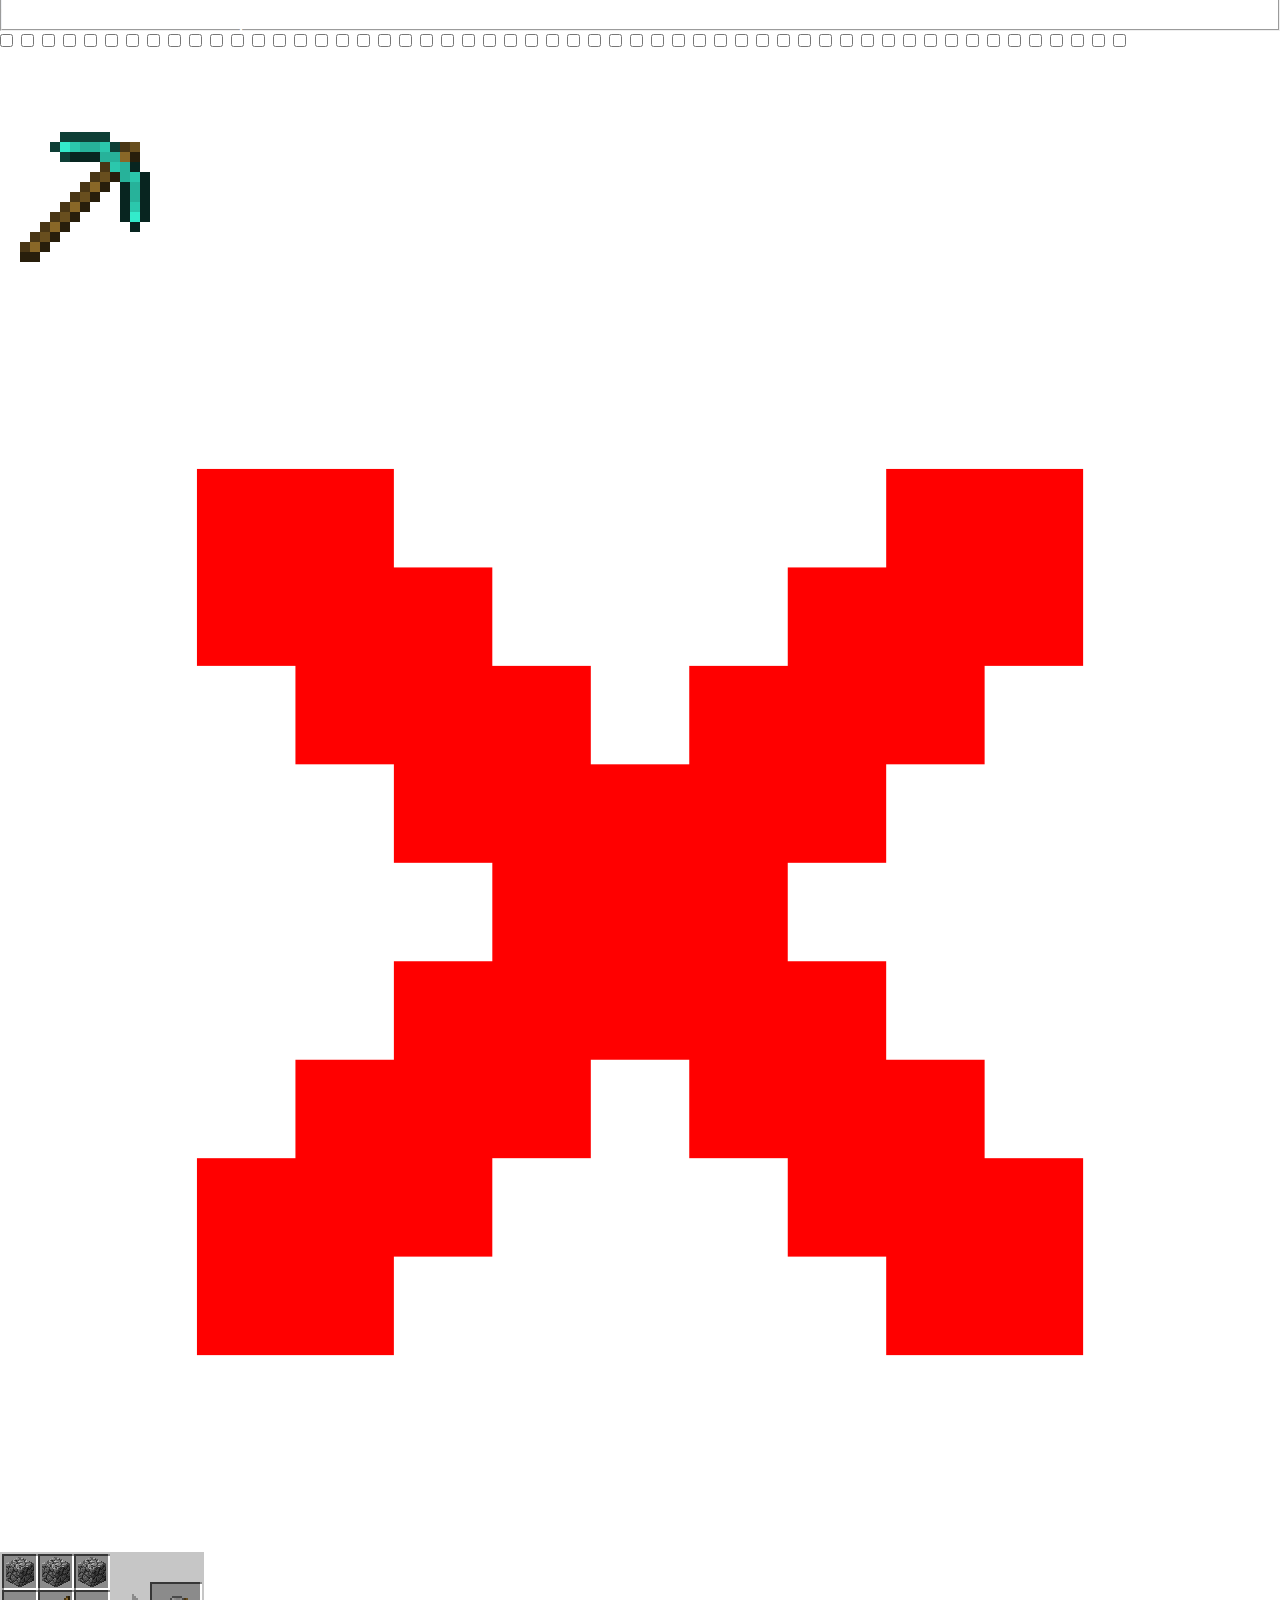
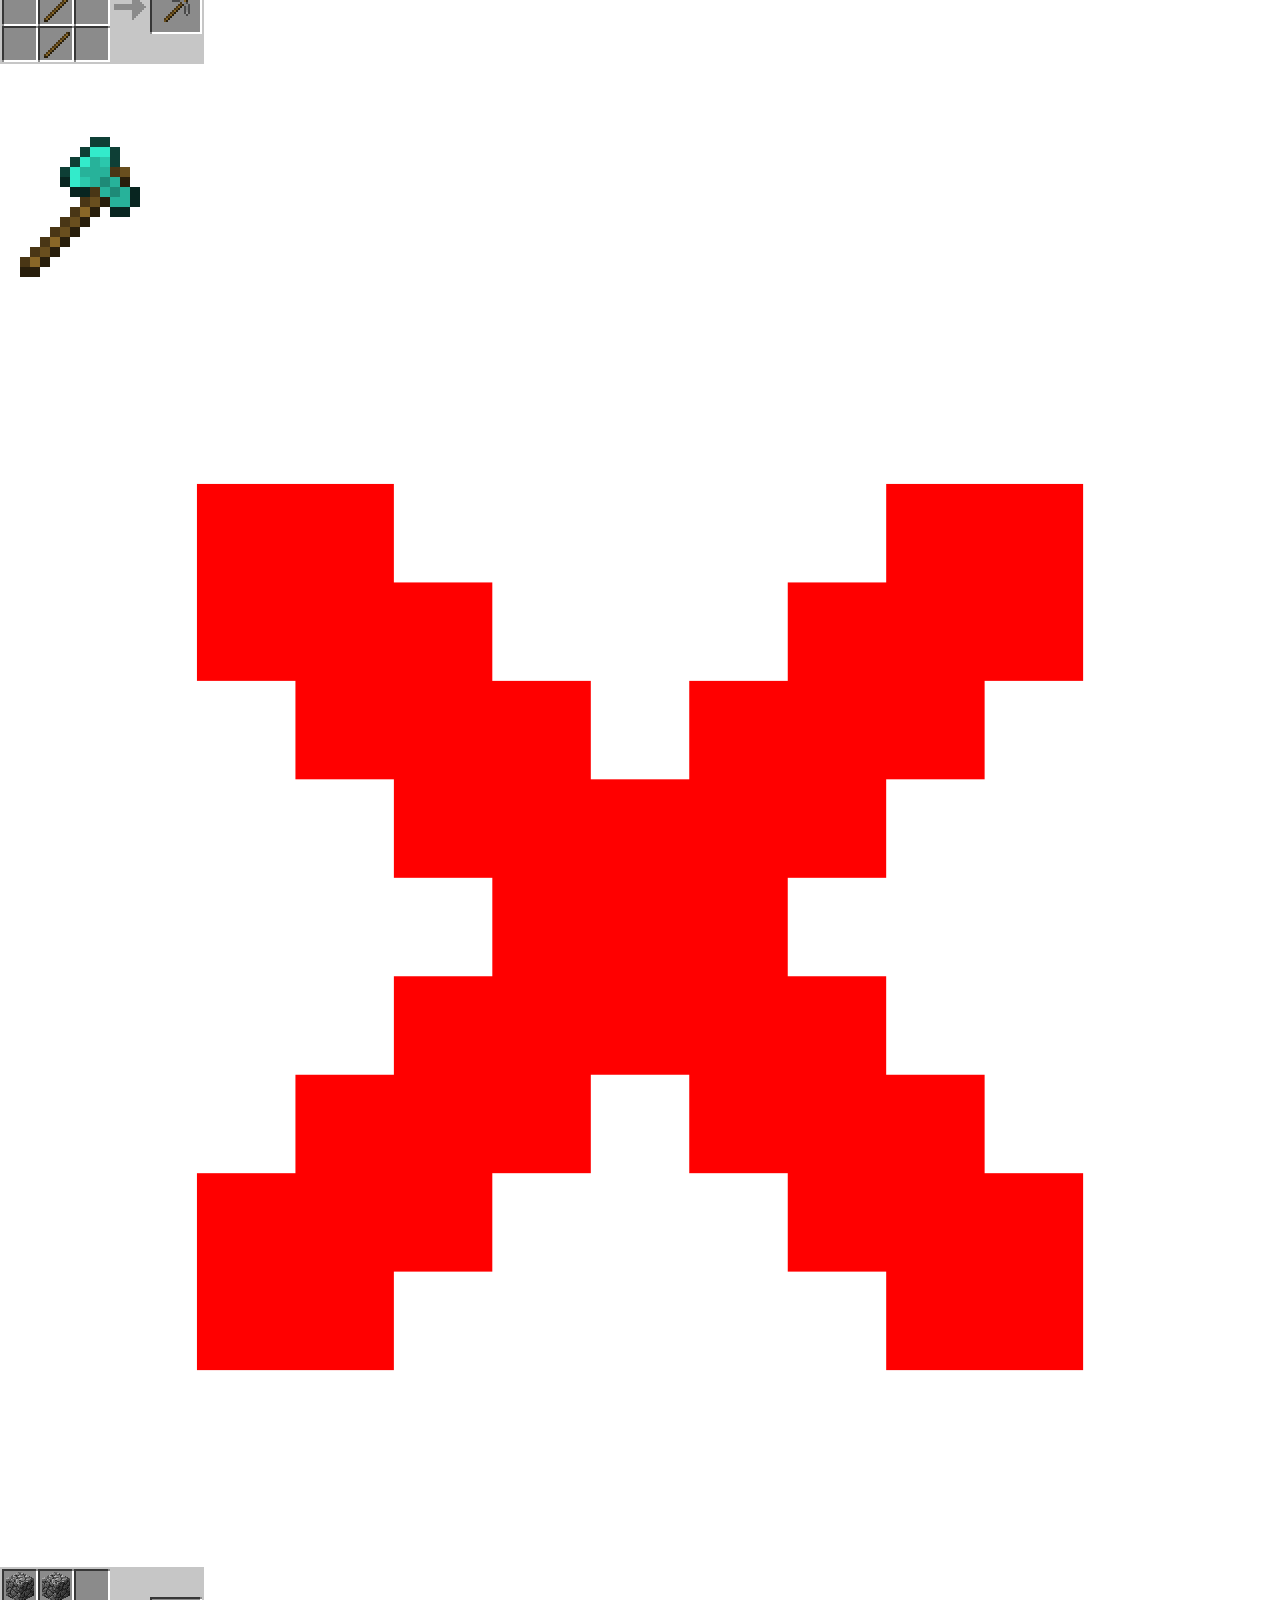
<file: html/objetos.html>
<!DOCTYPE html>
<html lang="es">

<head>
    <meta charset="UTF-8">
    <meta name="viewport" content="width=device-width, initial-scale=1.0">
    <meta name="author" content="Asier, Andrii, Aaron, David">
    <meta name="description"
        content="Minecraft Blogger, descubre el mundo de creatividad y libertad en nuestra página.">
    <meta name="robots" content="index, follow">
    <title>Minecraf Blogger</title>
    <link rel="shortcut icon" href="../img/icon.png" type="image/x-icon">
    <link rel="stylesheet" href="../css/reset.css">
    <link rel="stylesheet" href="../css/style.css">
    <link rel="stylesheet" href="../css/style_objetos.css">
</head>

<body data-nombre="OBJETOS">
     <div id="chat-overlay">
        <div id="chat-container">
            <div id="chat-messages">
                <div class="chat-message system">=== Minecraft Console ===</div>
                <div class="chat-message info">Presiona Alt+T para abrir/cerrar el chat</div>
                <div class="chat-message info">Escribe /help para ver los comandos disponibles</div>
            </div>
            <div id="chat-input-container">
                <div id="autocomplete"></div>
                <input type="text" id="chat-input" placeholder="Escribe un comando..." autocomplete="off">
                <button id="chat-send">Enviar</button>
            </div>
        </div>
    </div>

    <!-- Reloj Solar de Minecraft -->
    <div id="reloj-solar-container">
        <div id="reloj-wrapper">
            <video id="relojVideo" muted playsinline>
                <source src="../img/reloj_solar.mp4" type="video/mp4">
            </video>
            <div>
                <div id="hora-actual">00:00:00</div>
                <div id="info-dia">Cargando...</div>
            </div>
        </div>
    </div>
    <div id="wrapper">
        <!-- NAVBAR -->
        <nav id="nav-principal">
            <div>
                <img src="../img/minecraft-minecraftmobs.gif" alt="gif de cabezas" id="cabeza_arriba">
                <img src="../img/minecraft-minecraftmobs.gif" alt="gif de cabezas" id="cabeza_arriba2">
                <ul id="lista">
                    <li><a href="../index.html">Inicio</a></li>
                    <li><a href="../html/bioma.html">Mundos</a></li>
                    <li><a href="../html/mobs.html">Mobs</a></li>
                    <li><a href="../html/objetos.html">Objetos</a></li>
                    <li><a href="../html/efectos.html">Efectos</a></li>
                    <li>
                        <a>Juegos</a>
                        <ul class="submenu">
                            <li><a href="../juego/juego.html">Minecraft Offline</a></li>
                            <li><a href="../juego/juego2.html">Minecraft Online</a></li>
                        </ul>
                    </li>
                    <li><a href="../html/Contacto.html">Contacto</a></li>
                    <!-- BOTÓN EQUIPO AÑADIDO AQUÍ -->
                </ul>
            </div>
        </nav>
        <main>
            <div class="ui">
                <fieldset>
                    <legend>Herramientas</legend>
                    <!-- <p>Herramientas</p> -->
                    <div class="fila">
                        <div>
                            <label for="pico" class="slot">
                                <img src="../img/objetos/herramientas/pico.webp" alt="pico de diamante" class="item">
                            </label>
                            <div>
                                <p>Pico</p>
                                <p>Es una herramienta muy habil i esencial para el minado.</p>
                            </div>
                        </div>
                        <div>
                            <label for="hacha" class="slot">
                                <img src="../img/objetos/herramientas/hacha.webp" alt="hacha de diamante" class="item">
                            </label>
                            <div>
                                <p>Hacha</p>
                                <p>Es una herramienta basica para el juego i funcional para la batalla.</p>
                            </div>
                        </div>
                        <div>
                            <label for="pala" class="slot">
                                <img src="../img/objetos/herramientas/pala.png" alt="pala" class="item">
                            </label>
                            <div>
                                <p>Pala</p>
                                <p>Es una herramienta no tan esncial pero util en las contruciones.</p>
                            </div>
                        </div>
                        <div>
                            <label for="azada" class="slot">
                                <img src="../img/objetos/herramientas/azada.webp" alt="azada de diamante" class="item">
                            </label>
                            <div>
                                <p>Azada</p>
                                <p>Es una herramienta elemental para el cultivo de alimentos.</p>
                            </div>
                        </div>
                        <div>
                            <label for="canyaDePescar" class="slot">
                                <img src="../img/objetos/herramientas/canyaDePescar.png" alt="canya de pescar"
                                    class="item">
                            </label>
                            <div>
                                <p>Caña De Pescar</p>
                                <p>Es una herramienta para conseguir comida en el mar o un compañero en la casa.</p>
                            </div>
                        </div>
                        <div>
                            <label for="zanaoriaEnPalo" class="slot">
                                <img src="../img/objetos/herramientas/zanaoriaEnPalo.png" alt="canya con zanaoria"
                                    class="item">
                            </label>
                            <div>
                                <p>Caña Con Zanaoria</p>
                                <p>Es una herramienta no esencial, a no ser que quieras subierte a un cerrdo.</p>
                            </div>
                        </div>
                        <div>
                            <label for="brujula" class="slot">
                                <img src="../img/objetos/herramientas/brujula.gif" alt="brujula" class="item">
                            </label>
                            <div>
                                <p>Brujula</p>
                                <p>Es una herramienta esencial para la exploracion si no tienes buena memoria.</p>
                            </div>
                        </div>
                        <div>
                            <label for="mechero" class="slot">
                                <img src="../img/objetos/herramientas/mechero.webp" alt="mechero" class="item">
                            </label>
                            <div>
                                <p>Mechero</p>
                                <p>Es una herramienta necesaria para la progresion i peligrosa si usas madera.</p>
                            </div>
                        </div>
                        <div>
                            <label for="reloj" class="slot">
                                <img src="../img/objetos/herramientas/reloj.webp" alt="reloj" class="item">
                            </label>
                            <div>
                                <p>Reloj</p>
                                <p>Es una herramienta que te alerta para la llegada de la noche i sus monstruos.</p>
                            </div>
                        </div>
                    </div>
                </fieldset>
                <fieldset>
                    <legend>Armas y Combate</legend>
                    <div class="fila">
                        <div>
                            <label for="casco" class="slot">
                                <img src="../img/objetos/armasArmaduras/casco.webp" alt="casco de diamante"
                                    class="item">
                            </label>
                            <div>
                                <p>Casco</p>
                                <p>Una de las 4 partes esenciales de la armadura que te proteje.</p>
                            </div>
                        </div>
                        <div>
                            <label for="pechera" class="slot">
                                <img src="../img/objetos/armasArmaduras/pechera.png" alt="pechera de diamante"
                                    class="item">
                            </label>
                            <div>
                                <p>Pechera</p>
                                <p>Una de las 4 partes esenciales de la armadura que te proteje, esta la que ams pero
                                    tambien la que se cambia por elitras.</p>
                            </div>
                        </div>
                        <div>
                            <label for="pantalones" class="slot">
                                <img src="../img/objetos/armasArmaduras/pantalones.png" alt="pantalones de diamante"
                                    class="item">
                            </label>
                            <div>
                                <p>Pantalones</p>
                                <p>Una de las 4 partes esenciales de la armadura que te proteje.</p>
                            </div>
                        </div>
                        <div>
                            <label for="botas" class="slot">
                                <img src="../img/objetos/armasArmaduras/botas.png" alt="botas" class="item">
                            </label>
                            <div>
                                <p>Botas</p>
                                <p>Una de las 4 partes esenciales de la armadura que te proteje.</p>
                            </div>
                        </div>
                        <div>
                            <label for="espada" class="slot">
                                <img src="../img/objetos/armasArmaduras/espada.png" alt="espada" class="item">
                            </label>
                            <div>
                                <p>Espada</p>
                                <p>Arma por escelencia, la mas ulil para la batalla, hace daño en area.</p>
                            </div>
                        </div>
                        <div>
                            <label for="arco" class="slot">
                                <img src="../img/objetos/armasArmaduras/arco.webp" alt="arco" class="item">
                            </label>
                            <div>
                                <p>Arco</p>
                                <p>Arma a distancia, ofrece seguridad pero necesitas flechas que disparar.</p>
                            </div>
                        </div>
                        <div>
                            <label for="flecha" class="slot">
                                <img src="../img/objetos/armasArmaduras/flecha.webp" alt="flecha" class="item">
                            </label>
                            <div>
                                <p>Flecha</p>
                                <p>Esencial para el arco, hay distintos tipos de ellas.</p>
                            </div>
                        </div>
                        <div>
                            <label for="escudo" class="slot">
                                <img src="../img/objetos/armasArmaduras/escudo.png" alt="escudo" class="item">
                            </label>
                            <div>
                                <p>Escudo</p>
                                <p>Una protecion adicional a la armadura, puedes protegerte con el de los golpes pero se
                                    rompera.</p>
                            </div>
                        </div>
                        <div>
                            <label for="manzana" class="slot">
                                <img src="../img/objetos/armasArmaduras/manzana.webp" alt="manzana" class="item">
                            </label>
                            <div>
                                <p>Manzana dorada</p>
                                <p>Alimento mas poderoso i costoso de conseguir, te salva cuando etas cerca de la
                                    muerte.</p>
                            </div>
                        </div>
                    </div>
                </fieldset>
                <fieldset>
                    <legend>Minerales y Materiales</legend>
                    <div class="fila">
                        <div>
                            <label for="bloqueDeMadera" class="slot">
                                <img src="../img/objetos/bloques/bloqueDeMadera.webp" alt="bloque de madera"
                                    class="item">
                            </label>
                            <div>
                                <p>Bloque de Madera</p>
                                <p>Bloque de construcion estraido de los troncos de un arbol.</p>
                            </div>
                        </div>
                        <div>
                            <label for="piedra" class="slot">
                                <img src="../img/objetos/bloques/piedra.webp" alt="piedra" class="item">
                            </label>
                            <div>
                                <p>Piedra</p>
                                <p>Es un bloque de construcion extraido de la mina.</p>
                            </div>
                        </div>
                        <div>
                            <label for="carbon" class="slot">
                                <img src="../img/objetos/minerales/carbon.webp" alt="carbon" class="item">
                            </label>
                            <div>
                                <p>Carbon</p>
                                <p>Es un mineral esencial para los hornos i otros usos extraido de la mina.</p>
                            </div>
                        </div>
                        <div>
                            <label for="cobre" class="slot">
                                <img src="../img/objetos/minerales/cobre.png" alt="cobre" class="item">
                            </label>
                            <div>
                                <p>Cobre</p>
                                <p>Es un mineral esencial añadido en nuevas versiones para construir ultilidades i
                                    armaduras.</p>
                            </div>
                        </div>
                        <div>
                            <label for="hierro" class="slot">
                                <img src="../img/objetos/minerales/hierro.png" alt="hierro" class="item">
                            </label>
                            <div>
                                <p>Hierro</p>
                                <p>Es un mineral basico para elavorar todo tipo de utilidades i la armadura de hierro.
                                </p>
                            </div>
                        </div>
                        <div>
                            <label for="oro" class="slot">
                                <img src="../img/objetos/minerales/oro.webp" alt="oro" class="item">
                            </label>
                            <div>
                                <p>Oro</p>
                                <p>Es un mineral algo util para el comercio pero con bajas propiedades fisicas.</p>
                            </div>
                        </div>
                        <div>
                            <label for="esmeralda" class="slot">
                                <img src="../img/objetos/minerales/esmeralda.webp" alt="emeralda" class="item">
                            </label>
                            <div>
                                <p>Esmeralda</p>
                                <p>Es un mineral esencial para el comercio con los aldeanos.</p>
                            </div>
                        </div>
                        <div>
                            <label for="diamante" class="slot">
                                <img src="../img/objetos/minerales/diamante.webp" alt="diamante" class="item">
                            </label>
                            <div>
                                <p>Diamante</p>
                                <p>Es el mineral mas fuerte que se puede picar en la mina.</p>
                            </div>
                        </div>
                        <div>
                            <label for="netherite" class="slot">
                                <img src="../img/objetos/minerales/nederita.webp" alt="netherite" class="item">
                            </label>
                            <div>
                                <p>Nederite</p>
                                <p>Es el mineral mas fuerte que se obtiene construyendolo en base a los demas.</p>
                            </div>
                        </div>
                    </div>
                </fieldset>
                <fieldset>
                    <legend>Bloques de Construcción</legend>
                    <div class="fila">
                        <div>
                            <label for="mesaDeCrafteo" class="slot">
                                <img src="../img/objetos/bloques/mesaDeCrafteo.webp" alt="mesa de crafteo" class="item">
                            </label>
                            <div>
                                <p>Mesa de Crafteo</p>
                                <p>Bloque basico que permite la construcion de todos los elementos del juego.</p>
                            </div>
                        </div>
                        <div>
                            <label for="horno" class="slot">
                                <img src="../img/objetos/bloques/horno.webp" alt="horno" class="item">
                            </label>
                            <div>
                                <p>Horno</p>
                                <p>Bloque basico que permite elaborar o procesar minerales o platos.</p>
                            </div>
                        </div>
                        <div>
                            <label for="madera" class="slot">
                                <img src="../img/objetos/bloques/madera.webp" alt="madera" class="item">
                            </label>
                            <div>
                                <p>Tronco</p>
                                <p>Es un bloque que se encuentra en los arboles i que procesado resulta en madera.</p>
                            </div>
                        </div>
                        <div>
                            <label for="bloqueDePiedra" class="slot">
                                <img src="../img/objetos/bloques/bloqueDePiedra.webp" alt="bloque de piedra"
                                    class="item">
                            </label>
                            <div>
                                <p>Bloque de Piedra</p>
                                <p>Es un bloque de contrucion resultante de procesar la piedra en una pulidora.</p>
                            </div>
                        </div>
                        <div>
                            <label for="ladrillo" class="slot">
                                <img src="../img/objetos/bloques/ladrillo.webp" alt="ladrillo" class="item">
                            </label>
                            <div>
                                <p>Ladrillo</p>
                                <p>Es un bloque de construcion poco estetico pero basico echo con arcilla.</p>
                            </div>
                        </div>
                        <div>
                            <label for="cristal" class="slot">
                                <img src="../img/objetos/bloques/cristal.webp" alt="cristal" class="item">
                            </label>
                            <div>
                                <p>Cristal</p>
                                <p>Es un bloque de construcion esencial para las ventanas echo con arrena.</p>
                            </div>
                        </div>
                        <div>
                            <label for="muroDePiedra" class="slot">
                                <img src="../img/objetos/bloques/muroDePiedra.webp" alt="muro de piedra" class="item">
                            </label>
                            <div>
                                <p>Muro de Piedra</p>
                                <p>Es un bloque de construcion obtenido de procesar piedra en una pulidora.</p>
                            </div>
                        </div>
                        <div>
                            <label for="boton" class="slot">
                                <img src="../img/objetos/bloques/boton.webp" alt="boton" class="item">
                            </label>
                            <div>
                                <p>Boton</p>
                                <p>Es un bloque de construcion esencial para circuitos de redstone.</p>
                            </div>
                        </div>
                        <div>
                            <label for="palanca" class="slot">
                                <img src="../img/objetos/bloques/palanca.gif" alt="palanca" class="item">
                            </label>
                            <div>
                                <p>Palanca</p>
                                <p>Es un bloque de construcion esencial para circuitos de redstone.</p>
                            </div>
                        </div>
                    </div>
                    <div class="fila">
                        <div>
                            <label for="escaleras" class="slot">
                                <img src="../img/objetos/bloques/escaleras.webp" alt="escaleras" class="item">
                            </label>
                            <div>
                                <p>Escaleras</p>
                                <p>Es un bloque de construcion que permite escalar en vertical.</p>
                            </div>
                        </div>
                        <div>
                            <label for="puertaDeMadera" class="slot">
                                <img src="../img/objetos/bloques/puertaDeMadera.webp" alt="puerta de madera"
                                    class="item">
                            </label>
                            <div>
                                <p>Puerta de Madera</p>
                                <p>Es un bloque de construcion esencial de las casas, se puede abrrir i cerrar.</p>
                            </div>
                        </div>
                        <div>
                            <label for="cartel" class="slot">
                                <img src="../img/objetos/bloques/cartel.webp" alt="cartel" class="item">
                            </label>
                            <div>
                                <p>Cartel</p>
                                <p>Es un bloque de construcion al que le puedes dotar de un nombre.</p>
                            </div>
                        </div>
                        <div>
                            <label for="puertaDeValla" class="slot">
                                <img src="../img/objetos/bloques/puertaDeValla.webp" alt="puerta de valla" class="item">
                            </label>
                            <div>
                                <p>Puerta de Valla</p>
                                <p>Es un bloque de construcion que te permite acceder a un lugar vallado.</p>
                            </div>
                        </div>
                        <div>
                            <label for="valla" class="slot">
                                <img src="../img/objetos/bloques/valla.webp" alt="valla" class="item">
                            </label>
                            <div>
                                <p>Valla</p>
                                <p>Es un bloque de construcion que sirve para que los animales no se escapen.</p>
                            </div>
                        </div>
                        <div>
                            <label for="escalerasDeMadera" class="slot">
                                <img src="../img/objetos/bloques/escalerasDeMadera.webp" alt="escaleras de madera"
                                    class="item">
                            </label>
                            <div>
                                <p>Escaleras de Madera</p>
                                <p>Es un bloque de construcion util para crear subidas a niveles superiores.</p>
                            </div>
                        </div>
                        <div>
                            <label for="trampilla" class="slot">
                                <img src="../img/objetos/bloques/trampilla.webp" alt="trampilla" class="item">
                            </label>
                            <div>
                                <p>Trampilla</p>
                                <p>Es un bloque de construcion similar a una puerta pero de suelo.</p>
                            </div>
                        </div>
                        <div>
                            <label for="antorcha" class="slot">
                                <img src="../img/objetos/bloques/antorcha.webp" alt="antorcha" class="item">
                            </label>
                            <div>
                                <p>Antorcha</p>
                                <p>Es un bloque de construcion que ilumina a su alrededor.</p>
                            </div>
                        </div>
                        <div>
                            <label for="cama" class="slot">
                                <img src="../img/objetos/bloques/cama.webp" alt="cama" class="item">
                            </label>
                            <div>
                                <p>Cama</p>
                                <p>Es un bloque de construcion que permite dormir la noche i pasarla sin peligro.</p>
                            </div>
                        </div>
                    </div>
                </fieldset>
                <fieldset>
                    <legend>Comidas</legend>
                    <div class="fila">

                        <div>
                            <label for="sopaDeBayas" class="slot">
                                <img src="../img/objetos/comida/sopaDeBayas.webp" alt="sopa de bayas" class="item">
                            </label>
                            <div>
                                <p>Estofado de Remolacha</p>
                                <p>Es un alimento que se hace con remolacha.</p>
                            </div>
                        </div>
                        <div>
                            <label for="sopaDeSetas" class="slot">
                                <img src="../img/objetos/comida/sopaDeSetas.png" alt="sopa de setas" class="item">
                            </label>
                            <div>
                                <p>Estofado de Setas</p>
                                <p>Es un alimento que se hace con setas.</p>
                            </div>
                        </div>
                        <div>
                            <label for="sopaDeConejo" class="slot">
                                <img src="../img/objetos/comida/sopaDeConejo.png" alt="sopa de conejo" class="item">
                            </label>
                            <div>
                                <p>Estofado de Conejo</p>
                                <p>Es un alimento que se hace con conejo.</p>
                            </div>
                        </div>
                        <div>
                            <label for="tartaDeCalabaza" class="slot">
                                <img src="../img/objetos/comida/tartaDeCalabaza.webp" alt="tarta de calabaza"
                                    class="item">
                            </label>
                            <div>
                                <p>Tarta de Calabaza</p>
                                <p>Es un alimento echo de calabaza que se puede colocar i comer en porciones.</p>
                            </div>
                        </div>
                        <div>
                            <label for="tarta" class="slot">
                                <img src="../img/objetos/comida/tarta.png" alt="tarta" class="item">
                            </label>
                            <div>
                                <p>Tarta</p>
                                <p>Es un alimento echo de azucar que se puede colocar i comer en porciones.</p>
                            </div>
                        </div>
                        <div>
                            <label for="pan" class="slot">
                                <img src="../img/objetos/comida/pan.webp" alt="pan" class="item">
                            </label>
                            <div>
                                <p>Pan</p>
                                <p>Es un alimento basico echo con trigo.</p>
                            </div>
                        </div>
                        <div>
                            <label for="galleta" class="slot">
                                <img src="../img/objetos/comida/galleta.png" alt="galleta" class="item">
                            </label>
                            <div>
                                <p>Galleta</p>
                                <p>Es un alimento basico echo con trigo i caco.</p>
                            </div>
                        </div>
                        <div>
                            <label for="zanaoriaDorada" class="slot">
                                <img src="../img/objetos/comida/zanaoriaDorada.webp" alt="zanaoria dorada" class="item">
                            </label>
                            <div>
                                <p>Zanaoria Dorada</p>
                                <p>Es un alimento poderoso pero no tanto como la manzana dorada.</p>
                            </div>
                        </div>
                        <div>
                            <label for="frutaChorus" class="slot">
                                <img src="../img/objetos/comida/frutaChorus.png" alt="fruta chorus" class="item">
                            </label>
                            <div>
                                <p>Fruta Chorus</p>
                                <p>Es un alimento exotico que se obtiene en el fin.</p>
                            </div>
                        </div>
                    </div>
                </fieldset>



                <input type="checkbox" name="pico" id="pico">
                <input type="checkbox" name="hacha" id="hacha">
                <input type="checkbox" name="pala" id="pala">
                <input type="checkbox" name="azada" id="azada">
                <input type="checkbox" name="canyaDePescar" id="canyaDePescar">
                <input type="checkbox" name="zanaoriaEnPalo" id="zanaoriaEnPalo">
                <input type="checkbox" name="brujula" id="brujula">
                <input type="checkbox" name="mechero" id="mechero">
                <input type="checkbox" name="reloj" id="reloj">

                <input type="checkbox" name="casco" id="casco">
                <input type="checkbox" name="pechera" id="pechera">
                <input type="checkbox" name="pantalones" id="pantalones">
                <input type="checkbox" name="botas" id="botas">
                <input type="checkbox" name="espada" id="espada">
                <input type="checkbox" name="arco" id="arco">
                <input type="checkbox" name="flecha" id="flecha">
                <input type="checkbox" name="escudo" id="escudo">
                <input type="checkbox" name="manzana" id="manzana">

                <input type="checkbox" name="bloqueDeMadera" id="bloqueDeMadera">
                <input type="checkbox" name="piedra" id="piedra">
                <input type="checkbox" name="carbon" id="carbon">
                <input type="checkbox" name="cobre" id="cobre">
                <input type="checkbox" name="hierro" id="hierro">
                <input type="checkbox" name="oro" id="oro">
                <input type="checkbox" name="esmeralda" id="esmeralda">
                <input type="checkbox" name="diamante" id="diamante">
                <input type="checkbox" name="netherite" id="netherite">

                <input type="checkbox" name="mesaDeCrafteo" id="mesaDeCrafteo">
                <input type="checkbox" name="horno" id="horno">
                <input type="checkbox" name="madera" id="madera">
                <input type="checkbox" name="bloqueDePiedra" id="bloqueDePiedra">
                <input type="checkbox" name="ladrillo" id="ladrillo">
                <input type="checkbox" name="cristal" id="cristal">
                <input type="checkbox" name="muroDePiedra" id="muroDePiedra">
                <input type="checkbox" name="boton" id="boton">
                <input type="checkbox" name="palanca" id="palanca">

                <input type="checkbox" name="escaleras" id="escaleras">
                <input type="checkbox" name="puertaDeMadera" id="puertaDeMadera">
                <input type="checkbox" name="cartel" id="cartel">
                <input type="checkbox" name="puertaDeValla" id="puertaDeValla">
                <input type="checkbox" name="valla" id="valla">
                <input type="checkbox" name="escalerasDeMadera" id="escalerasDeMadera">
                <input type="checkbox" name="trampilla" id="trampilla">
                <input type="checkbox" name="antorcha" id="antorcha">
                <input type="checkbox" name="cama" id="cama">

                <input type="checkbox" name="sopaDeBayas" id="sopaDeBayas">
                <input type="checkbox" name="sopaDeSetas" id="sopaDeSetas">
                <input type="checkbox" name="sopaDeConejo" id="sopaDeConejo">
                <input type="checkbox" name="tartaDeCalabaza" id="tartaDeCalabaza">
                <input type="checkbox" name="tarta" id="tarta">
                <input type="checkbox" name="pan" id="pan">
                <input type="checkbox" name="galleta" id="galleta">
                <input type="checkbox" name="zanaoriaDorada" id="zanaoriaDorada">
                <input type="checkbox" name="frutaChorus" id="frutaChorus">

                <div id="container">
                    <div id="espacio">
                        <div class="emergente" id="pico_desc">
                            <div class="descripcion">
                                <h2>Pico</h2>
                                <p>Es una herramienta muy habil i esencial para el minado.</p>
                            </div>
                            <div class="links">
                                <a href="">madera</a>
                                <a href="">palo</a>
                                <a href="">diamante</a>
                            </div>
                            <div class="imgobjeto">
                                <img class="imgobjeto" src="../img/objetos/herramientas/pico.webp" alt="">
                                <label for="pico"><img src="../img/objetos/exit.png" alt=""></label>
                            </div>
                            <img class="crafteo" src="../img/recetasDeCrafteo/herramientas/pico_crft.gif" alt="">
                        </div>
                        <div class="emergente" id="hacha_desc">
                            <div class="descripcion">
                                <h2>Hacha</h2>
                                <p>Es una herramienta basica para el juego i funcional para la batalla.</p>
                            </div>
                            <div class="links">
                                <a href="">madera</a>
                                <a href="">palo</a>
                                <a href="">diamante</a>
                            </div>
                            <div class="imgobjeto">
                                <img class="imgobjeto" src="../img/objetos/herramientas/hacha.webp" alt="">
                                <label for="hacha"><img src="../img/objetos/exit.png" alt=""></label>
                            </div>
                            <img class="crafteo" src="../img/recetasDeCrafteo/herramientas/hacha_crft.gif" alt="">
                        </div>
                        <div class="emergente" id="pala_desc">
                            <div class="descripcion">
                                <h2>Pala</h2>
                                <p>Es una herramienta no tan esncial pero util en las contruciones.</p>
                            </div>
                            <div class="links">
                                <a href="">madera</a>
                                <a href="">palo</a>
                                <a href="">diamante</a>
                            </div>
                            <div class="imgobjeto">
                                <img class="imgobjeto" src="../img/objetos/herramientas/pala.png" alt="">
                                <label for="pala"><img src="../img/objetos/exit.png" alt=""></label>
                            </div>
                            <img class="crafteo" src="../img/recetasDeCrafteo/herramientas/pala_crft.gif" alt="">
                        </div>
                        <div class="emergente" id="azada_desc">
                            <div class="descripcion">
                                <h2>Azada</h2>
                                <p>Es una herramienta elemental para el cultivo de alimentos.</p>
                            </div>
                            <div class="links">
                                <a href="">madera</a>
                                <a href="">palo</a>
                                <a href="">diamante</a>
                            </div>
                            <div class="imgobjeto">
                                <img class="imgobjeto" src="../img/objetos/herramientas/azada.webp" alt="">
                                <label for="azada"><img src="../img/objetos/exit.png" alt=""></label>
                            </div>
                            <img class="crafteo" src="../img/recetasDeCrafteo/herramientas/azada_crft.gif" alt="">
                        </div>
                        <div class="emergente" id="canyaDePescar_desc">
                            <div class="descripcion">
                                <h2>Caña De Pescar</h2>
                                <p>Es una herramienta para conseguir comida en el mar o un compañero en la casa.</p>
                            </div>
                            <div class="links">
                                <a href="">madera</a>
                                <a href="">palo</a>
                                <a href="">diamante</a>
                            </div>
                            <div class="imgobjeto">
                                <img class="imgobjeto" src="../img/objetos/herramientas/canyaDePescar.png" alt="">
                                <label for="canyaDePescar"><img src="../img/objetos/exit.png" alt=""></label>
                            </div>
                            <img class="crafteo" src="../img/recetasDeCrafteo/herramientas/canyaDePescar_crft.png"
                                alt="">
                        </div>
                        <div class="emergente" id="zanaoriaEnPalo_desc">
                            <div class="descripcion">
                                <h2>Caña Con Zanaoria</h2>
                                <p>Es una herramienta no esencial, a no ser que quieras subierte a un cerrdo.</p>
                            </div>
                            <div class="links">
                                <a href="">madera</a>
                                <a href="">palo</a>
                                <a href="">diamante</a>
                            </div>
                            <div class="imgobjeto">
                                <img class="imgobjeto" src="../img/objetos/herramientas/zanaoriaEnPalo.png" alt="">
                                <label for="zanaoriaEnPalo"><img src="../img/objetos/exit.png" alt=""></label>
                            </div>
                            <img class="crafteo" src="../img/recetasDeCrafteo/herramientas/zanaoriaEnPalo.png" alt="">
                        </div>
                        <div class="emergente" id="brujula_desc">
                            <div class="descripcion">
                                <h2>Brujula</h2>
                                <p>Es una herramienta esencial para la exploracion si no tienes buena memoria.</p>
                            </div>
                            <div class="links">
                                <a href="">madera</a>
                                <a href="">palo</a>
                                <a href="">diamante</a>
                            </div>
                            <div class="imgobjeto">
                                <img class="imgobjeto" src="../img/objetos/herramientas/brujula.gif" alt="">
                                <label for="brujula"><img src="../img/objetos/exit.png" alt=""></label>
                            </div>
                            <img class="crafteo" src="../img/recetasDeCrafteo/herramientas/brujula_crft.png" alt="">
                        </div>
                        <div class="emergente" id="mechero_desc">
                            <div class="descripcion">
                                <h2>Mechero</h2>
                                <p>Es una herramienta necesaria para la progresion i peligrosa si usas madera.</p>
                            </div>
                            <div class="links">
                                <a href="">madera</a>
                                <a href="">palo</a>
                                <a href="">diamante</a>
                            </div>
                            <div class="imgobjeto">
                                <img class="imgobjeto" src="../img/objetos/herramientas/mechero.webp" alt="">
                                <label for="mechero"><img src="../img/objetos/exit.png" alt=""></label>
                            </div>
                            <img class="crafteo" src="../img/recetasDeCrafteo/herramientas/mechero_crft.png" alt="">
                        </div>
                        <div class="emergente" id="reloj_desc">
                            <div class="descripcion">
                                <h2>Reloj</h2>
                                <p>Es una herramienta que te alerta para la llegada de la noche i sus monstruos.</p>
                            </div>
                            <div class="links">
                                <a href="">madera</a>
                                <a href="">palo</a>
                                <a href="">diamante</a>
                            </div>
                            <div class="imgobjeto">
                                <img class="imgobjeto" src="../img/objetos/herramientas/reloj.webp" alt="">
                                <label for="reloj"><img src="../img/objetos/exit.png" alt=""></label>
                            </div>
                            <img class="crafteo" src="../img/recetasDeCrafteo/herramientas/reloj_crft.png" alt="">
                        </div>







                        <div class="emergente" id="casco_desc">
                            <div class="descripcion">
                                <h2>Casco</h2>
                                <p>Una de las 4 partes esenciales de la armadura que te proteje.</p>
                            </div>
                            <div class="links">
                                <a href="">madera</a>
                                <a href="">palo</a>
                                <a href="">diamante</a>
                            </div>
                            <div class="imgobjeto">
                                <img class="imgobjeto" src="../img/objetos/armasArmaduras/casco.webp" alt="">
                                <label for="casco"><img src="../img/objetos/exit.png" alt=""></label>
                            </div>
                            <img class="crafteo" src="../img/recetasDeCrafteo/armasCombate/casco_crft.gif" alt="">
                        </div>
                        <div class="emergente" id="pechera_desc">
                            <div class="descripcion">
                                <h2>Pechera</h2>
                                <p>Una de las 4 partes esenciales de la armadura que te proteje, esta la que ams pero
                                    tambien la que se cambia por elitras.</p>
                            </div>
                            <div class="links">
                                <a href="">madera</a>
                                <a href="">palo</a>
                                <a href="">diamante</a>
                            </div>
                            <div class="imgobjeto">
                                <img class="imgobjeto" src="../img/objetos/armasArmaduras/pechera.png" alt="">
                                <label for="pechera"><img src="../img/objetos/exit.png" alt=""></label>
                            </div>
                            <img class="crafteo" src="../img/recetasDeCrafteo/armasCombate/pechera_crft.gif" alt="">
                        </div>
                        <div class="emergente" id="pantalones_desc">
                            <div class="descripcion">
                                <h2>Pantalones</h2>
                                <p>Una de las 4 partes esenciales de la armadura que te proteje.</p>
                            </div>
                            <div class="links">
                                <a href="">madera</a>
                                <a href="">palo</a>
                                <a href="">diamante</a>
                            </div>
                            <div class="imgobjeto">
                                <img class="imgobjeto" src="../img/objetos/armasArmaduras/pantalones.png" alt="">
                                <label for="pantalones"><img src="../img/objetos/exit.png" alt=""></label>
                            </div>
                            <img class="crafteo" src="../img/recetasDeCrafteo/armasCombate/pantalones_crft.gif" alt="">
                        </div>
                        <div class="emergente" id="botas_desc">
                            <div class="descripcion">
                                <h2>Botas</h2>
                                <p>Una de las 4 partes esenciales de la armadura que te proteje.</p>
                            </div>
                            <div class="links">
                                <a href="">madera</a>
                                <a href="">palo</a>
                                <a href="">diamante</a>
                            </div>
                            <div class="imgobjeto">
                                <img class="imgobjeto" src="../img/objetos/armasArmaduras/botas.png" alt="">
                                <label for="botas"><img src="../img/objetos/exit.png" alt=""></label>
                            </div>
                            <img class="crafteo" src="../img/recetasDeCrafteo/armasCombate/botas_crft.gif" alt="">
                        </div>
                        <div class="emergente" id="espada_desc">
                            <div class="descripcion">
                                <h2>Espada</h2>
                                <p>Arma por escelencia, la mas ulil para la batalla, hace daño en area.</p>
                            </div>
                            <div class="links">
                                <a href="">madera</a>
                                <a href="">palo</a>
                                <a href="">diamante</a>
                            </div>
                            <div class="imgobjeto">
                                <img class="imgobjeto" src="../img/objetos/armasArmaduras/espada.png" alt="">
                                <label for="espada"><img src="../img/objetos/exit.png" alt=""></label>
                            </div>
                            <img class="crafteo" src="../img/recetasDeCrafteo/armasCombate/espada_crft.gif" alt="">
                        </div>
                        <div class="emergente" id="arco_desc">
                            <div class="descripcion">
                                <h2>Arco</h2>
                                <p>Arma a distancia, ofrece seguridad pero necesitas flechas que disparar.</p>
                            </div>
                            <div class="links">
                                <a href="">madera</a>
                                <a href="">palo</a>
                                <a href="">diamante</a>
                            </div>
                            <div class="imgobjeto">
                                <img class="imgobjeto" src="../img/objetos/armasArmaduras/arco.webp" alt="">
                                <label for="arco"><img src="../img/objetos/exit.png" alt=""></label>
                            </div>
                            <img class="crafteo" src="../img/recetasDeCrafteo/armasCombate/arco_crft.png" alt="">
                        </div>
                        <div class="emergente" id="flecha_desc">
                            <div class="descripcion">
                                <h2>Flecha</h2>
                                <p>Esencial para el arco, hay distintos tipos de ellas.</p>
                            </div>
                            <div class="links">
                                <a href="">madera</a>
                                <a href="">palo</a>
                                <a href="">diamante</a>
                            </div>
                            <div class="imgobjeto">
                                <img class="imgobjeto" src="../img/objetos/armasArmaduras/flecha.webp" alt="">
                                <label for="flecha"><img src="../img/objetos/exit.png" alt=""></label>
                            </div>
                            <img class="crafteo" src="../img/recetasDeCrafteo/armasCombate/fletcha_crft.png" alt="">
                        </div>
                        <div class="emergente" id="escudo_desc">
                            <div class="descripcion">
                                <h2>Escudo</h2>
                                <p>Una protecion adicional a la armadura, puedes protegerte con el de los golpes pero se
                                    rompera.</p>
                            </div>
                            <div class="links">
                                <a href="">madera</a>
                                <a href="">palo</a>
                                <a href="">diamante</a>
                            </div>
                            <div class="imgobjeto">
                                <img class="imgobjeto" src="../img/objetos/armasArmaduras/escudo.png"
                                    id="escudo_css" alt="">
                                <label for="escudo"><img src="../img/objetos/exit.png" alt=""></label>
                            </div>
                            <img class="crafteo" src="../img/recetasDeCrafteo/armasCombate/escudo_crft.gif" alt="">
                        </div>
                        <div class="emergente" id="manzana_desc">
                            <div class="descripcion">
                                <h2>Manzana dorada</h2>
                                <p>Alimento mas poderoso i costoso de conseguir, te salva cuando etas cerca de la
                                    muerte.</p>
                            </div>
                            <div class="links">
                                <a href="">madera</a>
                                <a href="">palo</a>
                                <a href="">diamante</a>
                            </div>
                            <div class="imgobjeto">
                                <img class="imgobjeto" src="../img/objetos/armasArmaduras/manzana.webp" alt="">
                                <label for="manzana"><img src="../img/objetos/exit.png" alt=""></label>
                            </div>
                            <img class="crafteo" src="../img/recetasDeCrafteo/armasCombate/manzanaDorada_crft.png"
                                alt="">
                        </div>





                        <div class="emergente" id="bloqueDeMadera_desc">
                            <div class="descripcion">
                                <h2>Bloque de Madera</h2>
                                <p>Bloque de construcion estraido de los troncos de un arbol.</p>
                            </div>
                            <div class="links">
                                <a href="">madera</a>
                                <a href="">palo</a>
                                <a href="">diamante</a>
                            </div>
                            <div class="imgobjeto">
                                <img class="imgobjeto" src="../img/objetos/bloques/bloqueDeMadera.webp" alt="">
                                <label for="bloqueDeMadera"><img src="../img/objetos/exit.png" alt=""></label>
                            </div>
                            <img class="crafteo" src="../img/recetasDeCrafteo/construccion/madera_crft.gif" alt="">
                        </div>
                        <div class="emergente" id="piedra_desc">
                            <div class="descripcion">
                                <h2>Piedra</h2>
                                <p>Es un bloque de construcion extraido de la mina.</p>
                            </div>
                            <div class="links">
                                <a href="">madera</a>
                                <a href="">palo</a>
                                <a href="">diamante</a>
                            </div>
                            <div class="imgobjeto">
                                <img class="imgobjeto" src="../img/objetos/bloques/piedra.webp" alt="">
                                <label for="piedra"><img src="../img/objetos/exit.png" alt=""></label>
                            </div>
                            <img class="crafteo" src="../img/recetasDeCrafteo/mineralesMateriales/piedra_crft.png"
                                alt="">
                        </div>
                        <div class="emergente" id="carbon_desc">
                            <div class="descripcion">
                                <h2>Carbon</h2>
                                <p>Es un mineral esencial para los hornos i otros usos extraido de la mina.</p>
                            </div>
                            <div class="links">
                                <a href="">madera</a>
                                <a href="">palo</a>
                                <a href="">diamante</a>
                            </div>
                            <div class="imgobjeto">
                                <img class="imgobjeto" src="../img/objetos/minerales/carbon.webp" alt="">
                                <label for="carbon"><img src="../img/objetos/exit.png" alt=""></label>
                            </div>
                            <img class="crafteo" src="../img/recetasDeCrafteo/mineralesMateriales/carbon_crft.png"
                                alt="">
                        </div>
                        <div class="emergente" id="cobre_desc">
                            <div class="descripcion">
                                <h2>Cobre</h2>
                                <p>Es un mineral esencial añadido en nuevas versiones para construir ultilidades i
                                    armaduras.</p>
                            </div>
                            <div class="links">
                                <a href="">madera</a>
                                <a href="">palo</a>
                                <a href="">diamante</a>
                            </div>
                            <div class="imgobjeto">
                                <img class="imgobjeto" src="../img/objetos/minerales/cobre.png" alt="">
                                <label for="cobre"><img src="../img/objetos/exit.png" alt=""></label>
                            </div>
                            <img class="crafteo" src="../img/recetasDeCrafteo/mineralesMateriales/cobre_crft.png"
                                alt="">
                        </div>
                        <div class="emergente" id="hierro_desc">
                            <div class="descripcion">
                                <h2>Hierro</h2>
                                <p>Es un mineral basico para elavorar todo tipo de utilidades i la armadura de hierro.
                                </p>
                            </div>
                            <div class="links">
                                <a href="">madera</a>
                                <a href="">palo</a>
                                <a href="">diamante</a>
                            </div>
                            <div class="imgobjeto">
                                <img class="imgobjeto" src="../img/objetos/minerales/hierro.png" alt="">
                                <label for="hierro"><img src="../img/objetos/exit.png" alt=""></label>
                            </div>
                            <img class="crafteo" src="../img/recetasDeCrafteo/mineralesMateriales/hierro.png" alt="">
                        </div>
                        <div class="emergente" id="oro_desc">
                            <div class="descripcion">
                                <h2>Oro</h2>
                                <p>Es un mineral algo util para el comercio pero con bajas propiedades fisicas.</p>
                            </div>
                            <div class="links">
                                <a href="">madera</a>
                                <a href="">palo</a>
                                <a href="">diamante</a>
                            </div>
                            <div class="imgobjeto">
                                <img class="imgobjeto" src="../img/objetos/minerales/oro.webp" alt="">
                                <label for="oro"><img src="../img/objetos/exit.png" alt=""></label>
                            </div>
                            <img class="crafteo" src="../img/recetasDeCrafteo/mineralesMateriales/oro_crft.png" alt="">
                        </div>
                        <div class="emergente" id="esmeralda_desc">
                            <div class="descripcion">
                                <h2>Esmeralda</h2>
                                <p>Es un mineral esencial para el comercio con los aldeanos.</p>
                            </div>
                            <div class="links">
                                <a href="">madera</a>
                                <a href="">palo</a>
                                <a href="">diamante</a>
                            </div>
                            <div class="imgobjeto">
                                <img class="imgobjeto" src="../img/objetos/minerales/esmeralda.webp" alt="">
                                <label for="esmeralda"><img src="../img/objetos/exit.png" alt=""></label>
                            </div>
                            <img class="crafteo" src="../img/recetasDeCrafteo/mineralesMateriales/esmeralda_crft.png"
                                alt="">
                        </div>
                        <div class="emergente" id="diamante_desc">
                            <div class="descripcion">
                                <h2>Diamante</h2>
                                <p>Es el mineral mas fuerte que se puede picar en la mina.</p>
                            </div>
                            <div class="links">
                                <a href="">madera</a>
                                <a href="">palo</a>
                                <a href="">diamante</a>
                            </div>
                            <div class="imgobjeto">
                                <img class="imgobjeto" src="../img/objetos/minerales/diamante.webp" alt="">
                                <label for="diamante"><img src="../img/objetos/exit.png" alt=""></label>
                            </div>
                            <img class="crafteo" src="../img/recetasDeCrafteo/mineralesMateriales/diamante_crft.png"
                                alt="">
                        </div>
                        <div class="emergente" id="netherite_desc">
                            <div class="descripcion">
                                <h2>Nederite</h2>
                                <p>Es el mineral mas fuerte que se obtiene construyendolo en base a los demas.</p>
                            </div>
                            <div class="links">
                                <a href="">madera</a>
                                <a href="">palo</a>
                                <a href="">diamante</a>
                            </div>
                            <div class="imgobjeto">
                                <img class="imgobjeto" src="../img/objetos/minerales/nederita.webp" alt="">
                                <label for="netherite"><img src="../img/objetos/exit.png" alt=""></label>
                            </div>
                            <img class="crafteo" src="../img/recetasDeCrafteo/mineralesMateriales/nederita_crft.png"
                                alt="">
                        </div>





                        <div class="emergente" id="mesaDeCrafteo_desc">
                            <div class="descripcion">
                                <h2>Mesa de Crafteo</h2>
                                <p>Bloque basico que permite la construcion de todos los elementos del juego.</p>
                            </div>
                            <div class="links">
                                <a href="">madera</a>
                                <a href="">palo</a>
                                <a href="">diamante</a>
                            </div>
                            <div class="imgobjeto">
                                <img class="imgobjeto" src="../img/objetos/bloques/mesaDeCrafteo.webp" alt="">
                                <label for="mesaDeCrafteo"><img src="../img/objetos/exit.png" alt=""></label>
                            </div>
                            <img class="crafteo" src="../img/recetasDeCrafteo/construccion/mesaDeContrucion_crft.png"
                                alt="">
                        </div>
                        <div class="emergente" id="horno_desc">
                            <div class="descripcion">
                                <h2>Horno</h2>
                                <p>Bloque basico que permite elaborar o procesar minerales o platos.</p>
                            </div>
                            <div class="links">
                                <a href="">madera</a>
                                <a href="">palo</a>
                                <a href="">diamante</a>
                            </div>
                            <div class="imgobjeto">
                                <img class="imgobjeto" src="../img/objetos/bloques/horno.webp" alt="">
                                <label for="horno"><img src="../img/objetos/exit.png" alt=""></label>
                            </div>
                            <img class="crafteo" src="../img/recetasDeCrafteo/construccion/horno_crft.png" alt="">
                        </div>
                        <div class="emergente" id="madera_desc">
                            <div class="descripcion">
                                <h2>Tronco</h2>
                                <p>Es un bloque que se encuentra en los arboles i que procesado resulta en madera.</p>
                            </div>
                            <div class="links">
                                <a href="">madera</a>
                                <a href="">palo</a>
                                <a href="">diamante</a>
                            </div>
                            <div class="imgobjeto">
                                <img class="imgobjeto" src="../img/objetos/bloques/madera.webp" alt="">
                                <label for="madera"><img src="../img/objetos/exit.png" alt=""></label>
                            </div>
                            <img class="crafteo" src="../img/recetasDeCrafteo/construccion/madera_crft.gif" alt="">
                        </div>
                        <div class="emergente" id="bloqueDePiedra_desc">
                            <div class="descripcion">
                                <h2>Bloque de Piedra</h2>
                                <p>Es un bloque de contrucion resultante de procesar la piedra en una pulidora.</p>
                            </div>
                            <div class="links">
                                <a href="">madera</a>
                                <a href="">palo</a>
                                <a href="">diamante</a>
                            </div>
                            <div class="imgobjeto">
                                <img class="imgobjeto" src="../img/objetos/bloques/bloqueDePiedra.webp" alt="">
                                <label for="bloqueDePiedra"><img src="../img/objetos/exit.png" alt=""></label>
                            </div>
                            <img class="crafteo" src="../img/recetasDeCrafteo/construccion/bloqueDePiedra_crft.png"
                                alt="">
                        </div>
                        <div class="emergente" id="ladrillo_desc">
                            <div class="descripcion">
                                <h2>Ladrillo</h2>
                                <p>Es un bloque de construcion poco estetico pero basico echo con arcilla.</p>
                            </div>
                            <div class="links">
                                <a href="">madera</a>
                                <a href="">palo</a>
                                <a href="">diamante</a>
                            </div>
                            <div class="imgobjeto">
                                <img class="imgobjeto" src="../img/objetos/bloques/ladrillo.webp" alt="">
                                <label for="ladrillo"><img src="../img/objetos/exit.png" alt=""></label>
                            </div>
                            <img class="crafteo" src="../img/recetasDeCrafteo/construccion/ladrillos_crft.png" alt="">
                        </div>
                        <div class="emergente" id="cristal_desc">
                            <div class="descripcion">
                                <h2>Cristal</h2>
                                <p>Es un bloque de construcion esencial para las ventanas echo con arrena.</p>
                            </div>
                            <div class="links">
                                <a href="">madera</a>
                                <a href="">palo</a>
                                <a href="">diamante</a>
                            </div>
                            <div class="imgobjeto">
                                <img class="imgobjeto" src="../img/objetos/bloques/cristal.webp" alt="">
                                <label for="cristal"><img src="../img/objetos/exit.png" alt=""></label>
                            </div>
                            <img class="crafteo" src="../img/recetasDeCrafteo/construccion/cristal_crft.png" alt="">
                        </div>
                        <div class="emergente" id="muroDePiedra_desc">
                            <div class="descripcion">
                                <h2>Muro de Piedra</h2>
                                <p>Es un bloque de construcion obtenido de procesar piedra en una pulidora.</p>
                            </div>
                            <div class="links">
                                <a href="">madera</a>
                                <a href="">palo</a>
                                <a href="">diamante</a>
                            </div>
                            <div class="imgobjeto">
                                <img class="imgobjeto" src="../img/objetos/bloques/muroDePiedra.webp" alt="">
                                <label for="muroDePiedra"><img src="../img/objetos/exit.png" alt=""></label>
                            </div>
                            <img class="crafteo" src="../img/recetasDeCrafteo/construccion/muroDePiedra_crft.gif"
                                alt="">
                        </div>
                        <div class="emergente" id="boton_desc">
                            <div class="descripcion">
                                <h2>Boton</h2>
                                <p>Es un bloque de construcion esencial para circuitos de redstone, da señal un solo
                                    momento.</p>
                            </div>
                            <div class="links">
                                <a href="">madera</a>
                                <a href="">palo</a>
                                <a href="">diamante</a>
                            </div>
                            <div class="imgobjeto">
                                <img class="imgobjeto" src="../img/objetos/bloques/boton.webp" alt="">
                                <label for="boton"><img src="../img/objetos/exit.png" alt=""></label>
                            </div>
                            <img class="crafteo" src="../img/recetasDeCrafteo/construccion/boton_crft.png" alt="">
                        </div>
                        <div class="emergente" id="palanca_desc">
                            <div class="descripcion">
                                <h2>Palanca</h2>
                                <p>Es un bloque de construcion esencial para circuitos de redstone, da señal continua.
                                </p>
                            </div>
                            <div class="links">
                                <a href="">madera</a>
                                <a href="">palo</a>
                                <a href="">diamante</a>
                            </div>
                            <div class="imgobjeto">
                                <img class="imgobjeto" src="../img/objetos/bloques/palanca.gif" alt="">
                                <label for="palanca"><img src="../img/objetos/exit.png" alt=""></label>
                            </div>
                            <img class="crafteo" src="../img/recetasDeCrafteo/construccion/palanca_crft.png" alt="">
                        </div>




                        <div class="emergente" id="escaleras_desc">
                            <div class="descripcion">
                                <h2>Escaleras</h2>
                                <p>Es un bloque de construcion que permite escalar en vertical.</p>
                            </div>
                            <div class="links">
                                <a href="">madera</a>
                                <a href="">palo</a>
                                <a href="">diamante</a>
                            </div>
                            <div class="imgobjeto">
                                <img class="imgobjeto" src="../img/objetos/bloques/escaleras.webp" alt="">
                                <label for="escaleras"><img src="../img/objetos/exit.png" alt=""></label>
                            </div>
                            <img class="crafteo" src="../img/recetasDeCrafteo/construccion/escalera_crft.png" alt="">
                        </div>
                        <div class="emergente" id="puertaDeMadera_desc">
                            <div class="descripcion">
                                <h2>Puerta de Madera</h2>
                                <p>Es un bloque de construcion esencial de las casas, se puede abrrir i cerrar.</p>
                            </div>
                            <div class="links">
                                <a href="">madera</a>
                                <a href="">palo</a>
                                <a href="">diamante</a>
                            </div>
                            <div class="imgobjeto">
                                <img class="imgobjeto" src="../img/objetos/bloques/puertaDeMadera.webp" alt="">
                                <label for="puertaDeMadera"><img src="../img/objetos/exit.png" alt=""></label>
                            </div>
                            <img class="crafteo" src="../img/recetasDeCrafteo/construccion/puerta_crft.gif" alt="">
                        </div>
                        <div class="emergente" id="cartel_desc">
                            <div class="descripcion">
                                <h2>Cartel</h2>
                                <p>Es un bloque de construcion al que le puedes dotar de un nombre.</p>
                            </div>
                            <div class="links">
                                <a href="">madera</a>
                                <a href="">palo</a>
                                <a href="">diamante</a>
                            </div>
                            <div class="imgobjeto">
                                <img class="imgobjeto" src="../img/objetos/bloques/cartel.webp" alt="">
                                <label for="cartel"><img src="../img/objetos/exit.png" alt=""></label>
                            </div>
                            <img class="crafteo" src="../img/recetasDeCrafteo/construccion/carteles_crft.png" alt="">
                        </div>
                        <div class="emergente" id="puertaDeValla_desc">
                            <div class="descripcion">
                                <h2>Puerta de Valla</h2>
                                <p>Es un bloque de construcion que te permite acceder a un lugar vallado.</p>
                            </div>
                            <div class="links">
                                <a href="">madera</a>
                                <a href="">palo</a>
                                <a href="">diamante</a>
                            </div>
                            <div class="imgobjeto">
                                <img class="imgobjeto" src="../img/objetos/bloques/puertaDeValla.webp" alt="">
                                <label for="puertaDeValla"><img src="../img/objetos/exit.png" alt=""></label>
                            </div>
                            <img class="crafteo" src="../img/recetasDeCrafteo/construccion/puertaDeValla_crft.png"
                                alt="">
                        </div>
                        <div class="emergente" id="valla_desc">
                            <div class="descripcion">
                                <h2>Valla</h2>
                                <p>Es un bloque de construcion que sirve para que los animales no se escapen.</p>
                            </div>
                            <div class="links">
                                <a href="">madera</a>
                                <a href="">palo</a>
                                <a href="">diamante</a>
                            </div>
                            <div class="imgobjeto">
                                <img class="imgobjeto" src="../img/objetos/bloques/valla.webp" alt="">
                                <label for="valla"><img src="../img/objetos/exit.png" alt=""></label>
                            </div>
                            <img class="crafteo" src="../img/recetasDeCrafteo/construccion/valla_crft.gif" alt="">
                        </div>
                        <div class="emergente" id="escalerasDeMadera_desc">
                            <div class="descripcion">
                                <h2>Escaleras de Madera</h2>
                                <p>Es un bloque de construcion util para crear subidas a niveles superiores.</p>
                            </div>
                            <div class="links">
                                <a href="">madera</a>
                                <a href="">palo</a>
                                <a href="">diamante</a>
                            </div>
                            <div class="imgobjeto">
                                <img class="imgobjeto" src="../img/objetos/bloques/escalerasDeMadera.webp" alt="">
                                <label for="escalerasDeMadera"><img src="../img/objetos/exit.png" alt=""></label>
                            </div>
                            <img class="crafteo" src="../img/recetasDeCrafteo/construccion/escalerasDeMadera_crft.gif"
                                alt="">
                        </div>
                        <div class="emergente" id="trampilla_desc">
                            <div class="descripcion">
                                <h2>Trampilla</h2>
                                <p>Es un bloque de construcion similar a una puerta pero de suelo.</p>
                            </div>
                            <div class="links">
                                <a href="">madera</a>
                                <a href="">palo</a>
                                <a href="">diamante</a>
                            </div>
                            <div class="imgobjeto">
                                <img class="imgobjeto" src="../img/objetos/bloques/trampilla.webp" alt="">
                                <label for="trampilla"><img src="../img/objetos/exit.png" alt=""></label>
                            </div>
                            <img class="crafteo" src="../img/recetasDeCrafteo/construccion/trampilla_crft.png" alt="">
                        </div>
                        <div class="emergente" id="antorcha_desc">
                            <div class="descripcion">
                                <h2>Antorcha</h2>
                                <p>Es un bloque de construcion que ilumina a su alrededor.</p>
                            </div>
                            <div class="links">
                                <a href="">madera</a>
                                <a href="">palo</a>
                                <a href="">diamante</a>
                            </div>
                            <div class="imgobjeto">
                                <img class="imgobjeto" src="../img/objetos/bloques/antorcha.webp" alt="">
                                <label for="antorcha"><img src="../img/objetos/exit.png" alt=""></label>
                            </div>
                            <img class="crafteo" src="../img/recetasDeCrafteo/construccion/antorcha_crft.png" alt="">
                        </div>
                        <div class="emergente" id="cama_desc">
                            <div class="descripcion">
                                <h2>Cama</h2>
                                <p>Es un bloque de construcion que permite dormir la noche i pasarla sin peligro.</p>
                            </div>
                            <div class="links">
                                <a href="">madera</a>
                                <a href="">palo</a>
                                <a href="">diamante</a>
                            </div>
                            <div class="imgobjeto">
                                <img class="imgobjeto" src="../img/objetos/bloques/cama.webp" alt="">
                                <label for="cama"><img src="../img/objetos/exit.png" alt=""></label>
                            </div>
                            <img class="crafteo" src="../img/recetasDeCrafteo/construccion/cama_crft.png" alt="">
                        </div>







                        <div class="emergente" id="sopaDeBayas_desc">
                            <div class="descripcion">
                                <h2>Estofado de Remolacha</h2>
                                <p>Es un alimento que se hace con remolacha.</p>
                            </div>
                            <div class="links">
                                <a href="">madera</a>
                                <a href="">palo</a>
                                <a href="">diamante</a>
                            </div>
                            <div class="imgobjeto">
                                <img class="imgobjeto" src="../img/objetos/comida/sopaDeBayas.webp" alt="">
                                <label for="sopaDeBayas"><img src="../img/objetos/exit.png" alt=""></label>
                            </div>
                            <img class="crafteo" src="../img/recetasDeCrafteo/comidas/sopaDeBayas_crft.png" alt="">
                        </div>
                        <div class="emergente" id="sopaDeSetas_desc">
                            <div class="descripcion">
                                <h2>Estofado de Setas</h2>
                                <p>Es un alimento que se hace con setas.</p>
                            </div>
                            <div class="links">
                                <a href="">madera</a>
                                <a href="">palo</a>
                                <a href="">diamante</a>
                            </div>
                            <div class="imgobjeto">
                                <img class="imgobjeto" src="../img/objetos/comida/sopaDeSetas.png" alt="">
                                <label for="sopaDeSetas"><img src="../img/objetos/exit.png" alt=""></label>
                            </div>
                            <img class="crafteo" src="../img/recetasDeCrafteo/comidas/sopaDeSetas_crft.png" alt="">
                        </div>
                        <div class="emergente" id="sopaDeConejo_desc">
                            <div class="descripcion">
                                <h2>Estofado de Conejo</h2>
                                <p>Es un alimento que se hace con conejo.</p>
                            </div>
                            <div class="links">
                                <a href="">madera</a>
                                <a href="">palo</a>
                                <a href="">diamante</a>
                            </div>
                            <div class="imgobjeto">
                                <img class="imgobjeto" src="../img/objetos/comida/sopaDeConejo.png" alt="">
                                <label for="sopaDeConejo"><img src="../img/objetos/exit.png" alt=""></label>
                            </div>
                            <img class="crafteo" src="../img/recetasDeCrafteo/comidas/sopaDeConejo_crft.png" alt="">
                        </div>
                        <div class="emergente" id="tartaDeCalabaza_desc">
                            <div class="descripcion">
                                <h2>Tarta de Calabaza</h2>
                                <p>Es un alimento echo de calabaza que se puede colocar i comer en porciones.</p>
                            </div>
                            <div class="links">
                                <a href="">madera</a>
                                <a href="">palo</a>
                                <a href="">diamante</a>
                            </div>
                            <div class="imgobjeto">
                                <img class="imgobjeto" src="../img/objetos/comida/tartaDeCalabaza.webp" alt="">
                                <label for="tartaDeCalabaza"><img src="../img/objetos/exit.png" alt=""></label>
                            </div>
                            <img class="crafteo" src="../img/recetasDeCrafteo/comidas/tartaDeCalabaza_crft.png" alt="">
                        </div>
                        <div class="emergente" id="tarta_desc">
                            <div class="descripcion">
                                <h2>Tarta</h2>
                                <p>Es un alimento echo de azucar que se puede colocar i comer en porciones.</p>
                            </div>
                            <div class="links">
                                <a href="">madera</a>
                                <a href="">palo</a>
                                <a href="">diamante</a>
                            </div>
                            <div class="imgobjeto">
                                <img class="imgobjeto" src="../img/objetos/comida/tarta.png" alt="">
                                <label for="tarta"><img src="../img/objetos/exit.png" alt=""></label>
                            </div>
                            <img class="crafteo" src="../img/recetasDeCrafteo/comidas/tarta_crft.png" alt="">
                        </div>
                        <div class="emergente" id="pan_desc">
                            <div class="descripcion">
                                <h2>Pan</h2>
                                <p>Es un alimento basico echo con trigo.</p>
                            </div>
                            <div class="links">
                                <a href="">madera</a>
                                <a href="">palo</a>
                                <a href="">diamante</a>
                            </div>
                            <div class="imgobjeto">
                                <img class="imgobjeto" src="../img/objetos/comida/pan.webp" alt="">
                                <label for="pan"><img src="../img/objetos/exit.png" alt=""></label>
                            </div>
                            <img class="crafteo" src="../img/recetasDeCrafteo/comidas/pan_crft.png" alt="">
                        </div>
                        <div class="emergente" id="galleta_desc">
                            <div class="descripcion">
                                <h2>Galleta</h2>
                                <p>Es un alimento basico echo con trigo i caco.</p>
                            </div>
                            <div class="links">
                                <a href="">madera</a>
                                <a href="">palo</a>
                                <a href="">diamante</a>
                            </div>
                            <div class="imgobjeto">
                                <img class="imgobjeto" src="../img/objetos/comida/galleta.png" alt="">
                                <label for="galleta"><img src="../img/objetos/exit.png" alt=""></label>
                            </div>
                            <img class="crafteo" src="../img/recetasDeCrafteo/comidas/galleta_crft.png" alt="">
                        </div>
                        <div class="emergente" id="zanaoriaDorada_desc">
                            <div class="descripcion">
                                <h2>Zanaoria Dorada</h2>
                                <p>Es un alimento poderoso pero no tanto como la manzana dorada.</p>
                            </div>
                            <div class="links">
                                <a href="">madera</a>
                                <a href="">palo</a>
                                <a href="">diamante</a>
                            </div>
                            <div class="imgobjeto">
                                <img class="imgobjeto" src="../img/objetos/comida/zanaoriaDorada.webp" alt="">
                                <label for="zanaoriaDorada"><img src="../img/objetos/exit.png" alt=""></label>
                            </div>
                            <img class="crafteo" src="../img/recetasDeCrafteo/comidas/zanaoriaDorada_crft.png" alt="">
                        </div>
                        <div class="emergente" id="frutaChorus_desc">
                            <div class="descripcion">
                                <h2>Fruta Chorus</h2>
                                <p>Es un alimento exotico que se obtiene en el fin.</p>
                            </div>
                            <div class="links">
                                <a href="">madera</a>
                                <a href="">palo</a>
                                <a href="">diamante</a>
                            </div>
                            <div class="imgobjeto">
                                <img class="imgobjeto" src="../img/objetos/comida/frutaChorus.png" alt="">
                                <label for="frutaChorus"><img src="../img/objetos/exit.png" alt=""></label>
                            </div>
                            <img class="crafteo" src="../img/recetasDeCrafteo/comidas/frutaChorus_crft.png" alt="">
                        </div>
                    </div>

                </div>
            </div>
        </main>
        <footer>
            <div id="redes">
                <a href=""><img class="redesFotter" src="../img/redesSociales/facebook.png" alt="facebook"></a>
                <a href=""><img class="redesFotter" src="../img/redesSociales/instagram.png" alt="instagram"></a>
                <a href=""><img class="redesFotter" src="../img/redesSociales/ticktock.png" alt="ticktock"></a>
                <a href=""><img class="redesFotter" src="../img/redesSociales/x.png" alt="x"></a>
                <a href=""><img class="redesFotter" src="../img/redesSociales/youtube.png" alt="youtube"></a>
            </div>
            <ul>
                <li><a href="../index.html">Inicio</a></li>
                <li><a href="../html/bioma.html">Mundos</a></li>
                <li><a href="../html/mobs.html">Mobs</a></li>
                <li><a href="../html/objetos.html">Objetos</a></li>
                <li><a href="../html/efectos.html">Efectos</a></li>
                <li><a href="../html/Contacto.html">Contacto</a></li>
            </ul>
            <div>
                <p>Pagina web creada por Andrii, Asier, Aaron, David y Antuan(Auxiliar).</p>
                <p>Todos los derechos reservados.</p>
            </div>
        </footer>
    </div>
            <script src="../js/reloj_solar.js"></script>
        <script src="../js/mensaje_paginas.js"></script>
        </body>

</html>
</file>
<file: projecteLlenguatgesEquip2/css/style.css>
/* ==========================================================
   CONFIGURACIÓN GLOBAL
   ========================================================== */

* {
  margin: 0;
  padding: 0;
  cursor: url('../img/cursor.cur'), auto;
  font-family: 'Lminecraft', sans-serif;
  color: white;
}

/* ==========================================================
   CONTENEDOR PRINCIPAL
   ========================================================== */

#wrapper {
  align-items: center;
  position: relative;
}


/* ==========================================================
   NAVEGACIÓN FIJA (HEADER)
   ========================================================== */

nav {
  position: fixed;
  top: 0;
  z-index: 1000;
  background-color: #333;
  padding: 0 10px;
  width: 100%;
}
nav div {
  position: relative;
}
nav ul{
  display: block;
  list-style: none;
  text-align: center;
}
nav li{
  display: inline-block;
  width: 6%;
  height: 70px;
  line-height: 70px;
}
/* ==========================================================
   Sub menu de la pagina(revisar que tiene fallos)
   ========================================================== */

#lista li .submenu {
    display: none;
    position: absolute;
    top: 70px;
    left: 47em;
    background-color: #333;
    border-radius: 5px;
    min-width: 150px;
    z-index: 1000;
    text-align: left;
}

#lista li .submenu li {
    display: block;
    width: 100%;
}

#lista li .submenu li a {
    padding: 10px 15px;
    display: block;
    color: white;
    text-decoration: none;
    font-weight: 600;
    font-family: 'Lminecraft', sans-serif;
    transition: background-color 0.3s ease, color 0.3s ease;
    white-space: nowrap;
}

#lista li .submenu li a:hover {
    background-color: #222;
    color: #0db50d;
}

#lista li:hover .submenu {
    display: block;
}

nav a {
  font-weight: 600;
  display: block;
  text-decoration: none;
  transition: color 0.3s ease;
  height: 70px;
  line-height: 70px;
}
nav a:hover {
  color: #0db50d;
  background-color: #222;
}

#cabeza_arriba {
  width: 3%;
  position: fixed;
  top: 10px;
  right: 10px;
}
#cabeza_arriba2 {
  width: 3%;
  position: fixed;
  top: 10px;
  left: 10px;
}

/* ==========================================================
   Footer (HEADER)
   ========================================================== */
footer {
  position: absolute;
  bottom: 0;
  background-color: #333;
  padding: 0 10px;
  width: 100%;
}
footer ul {
  display: block;
  list-style: none;
  text-align: center;
  width: 30%;
  display: inline-block;
}
footer div {
  box-sizing: content-box;
  margin: 5px 0;
  padding: 5px;
  width: 30%;
  display: inline-block;
}
footer p {
  margin: 0px;
  font-size: smaller;
  font-weight: 400;
}
footer li {
  display: inline;
  height: 50px;
  line-height: 50px;
}
footer a {
  text-decoration: underline;
  font-weight: 400;
  font-size: small;
  transition: color 0.3s ease;
}
footer a:hover {
  color: #0db50d;
}

.redesFotter {
  display: inline-block;
  padding: 10px;
  height: 45px;
  width: 45px;
  background-color: white;
  border-radius: 30%;
  transition: background-color 300ms ease-in-out, transform 400ms ease ;
  background-image: none;
  transform: scale(1.0);
}
.redesFotter[alt="youtube"] {
  padding: 0;
}
.redesFotter[alt="facebook"]:hover {
  background-color: rgb(32, 107, 178);
  transform: scale(1.1);
}
.redesFotter[alt="instagram"]:hover {
  background-color: rgb(178, 32, 134);
  transform: scale(1.1);
}
.redesFotter[alt="ticktock"]:hover {
  background-color: rgb(36, 199, 98);
  transform: scale(1.1);
}
.redesFotter[alt="x"]:hover {
  background-color: lightseagreen;
  transform: scale(1.1);
}
.redesFotter[alt="youtube"]:hover {
  background-color: rgb(182, 5, 5);
  transform: scale(1.1);
} 
#redes {
  text-align: left;
}
#wrapper {
  min-height: 100vh;
}

@font-face {
  font-family: "Lminecraft";
  src: url("../font/mac_s_minecraft/mac\'s\ Extended\ Minecraft.ttf") format("truetype");
  font-weight: normal;
  font-style: normal;
}
</file>
<file: projecteLlenguatgesEquip2/css/style_index.css>
/* Fondo */
#wrapper {  
  background-image: url('../img/fondo.png');
  background-repeat: no-repeat;
  background-position: center top;
  background-color: rgb(23, 22, 21);
  scroll-behavior: smooth;
}



/* ==========================================================
   SECCIÓN DE TÍTULO PRINCIPAL
   ========================================================== */

#titulo_principal {
  text-align: center;
  max-width: 800px;
  padding: 20px;
  opacity: 0;
  margin-left: 22%;
  margin-top: -100px;
  background-color: rgba(5, 20, 22, 0.5);
  border-radius: 12px;
  animation: fadeZoomIn 1.3s ease-out forwards;


  /* Animación de aparición suave */
  animation: fadeZoomIn 1.3s ease-out forwards;
}

#titulo_principal h1 {
  font-size: 1.3rem;
  margin-bottom: 15px;
  letter-spacing: 1px;
  font-weight: 800;
}

#titulo_principal h1 span {
  color: #0db50d;            /* Resalta la palabra “Minecraft” */
}

#titulo_principal h4 {
  font-size: 1.2rem;
  font-weight: 400;
  line-height: 1.6;
  opacity: 0.9;
}

.logo {

  width: 60%;
  margin: 10px auto;

}

/* --- Animación de entrada suave para el título --- */
@keyframes fadeZoomIn {
  from {
    opacity: 0;
    transform: scale(0.8);
  }
  to {
    opacity: 1;
    transform: scale(1);
  }
}

/* ==========================================================
   TIMELINE (LÍNEA DE TIEMPO)
   ========================================================== */

/* Contenedor principal del timeline */
.timeLine {
  position: relative;
  width: 90%;
  max-width: 900px;
  margin: 150px auto;
  display: flex;
  flex-direction: column;
  gap: 24px;
  margin-top: 40px; /* súbelo 50px */
  margin-left: 22%;
}

/* Línea vertical central */
.timeLine::before {
  content: '';
  position: absolute;
  top: 0;
  bottom: 0;
  left: 50%;
  width: 4px;
  background: rgba(255, 255, 255, 0.4);
  transform: translateX(-50%);
  border-radius: 2px;
}

/* Bloques del timeline */
.evento_left, .evento_right {
  position: relative;
  width: 45%;
  background: rgba(0, 0, 0, 0.65);
  padding: 20px;
  border-radius: 10px;
  box-shadow: 0 4px 10px rgba(0,0,0,0.3);
  font-size: 14px;
}

/* --- Bloques izquierdos --- */
.evento_left {
  align-self: flex-start;
  text-align: right;
  animation: aparecerIzquierda 1s ease-out forwards;
  animation-timeline: scrollLine;
  animation-range: entry 0% cover 40%;
}

/* Punto conector (izquierda) */
.evento_left::after {
  content: '';
  position: absolute;
  top: 20px;
  right: -12px;
  width: 20px;
  height: 20px;
  background: #00bcd4;
  border-radius: 50%;
  border: 3px solid #fff;
}

/* --- Bloques derechos --- */
.evento_right {
  align-self: flex-end;
  text-align: left;
  animation: aparecerDerecha 1s ease-out forwards;
  animation-timeline: scrollLine;
  animation-range: entry 0% cover 40%;
}

/* Punto conector (derecha) */
.evento_right::after {
  content: '';
  position: absolute;
  top: 20px;
  left: -12px;
  width: 20px;
  height: 20px;
  background: #00bcd4;
  border-radius: 50%;
  border: 3px solid #fff;
}

/* ==========================================================
   ANIMACIONES DEL TIMELINE
   ========================================================== */

/* --- Izquierda --- */
@keyframes aparecerIzquierda {
  from {
    opacity: 0;
    transform: translateX(-80px);
  }
  to {
    opacity: 1;
    transform: translateX(0);
  }
}

/* --- Derecha --- */
@keyframes aparecerDerecha {
  from {
    opacity: 0;
    transform: translateX(80px);
  }
  to {
    opacity: 1;
    transform: translateX(0);
  }
}



/*========================================================
CATALOGO DE JUEGOS
========================================================== */
#tituloCatalogo {
  width: 100%;
  height: 400px;
  margin-top: -330px;
  text-align: center;
  font-size: 2.8rem;
  background-image: url(../img/tierra_encima.png);
  background-size: cover;
}
#tituloCatalogo h2 {
  padding: 170px;
  padding-top: 360px;
  color: rgb(0, 166, 0);
  text-transform: uppercase;
}
#catalogo {
    display: flex;
    justify-content: center;
    align-items: center;
    flex-wrap: wrap;
    height: 1000px;
    gap: 40px;
    background-color: #333;
    background: url(../img/catalogo_fondo_fin.png), linear-gradient(rgba(0, 0, 0, 0.9), rgba(0, 0, 0, 0.9));
    background-size: cover;
}
hr {
  margin-top: 8px;
  margin-bottom: 6px;
}
.juegos {
  background-color: #222;
  transition: 1s;
  padding: 20px;
  box-sizing: border-box;
  border-top: 5px solid rgb(67, 67, 67);
  border-right: 5px solid rgb(67, 67, 67);
  border-bottom: 5px solid rgb(28, 28, 28);
  float: left;
  box-sizing: border-box;
  width: 350px;
  height: 455px;
  margin: 30px;
  text-align: left;
}
.juegos h3 {
  font-size: 1.1rem;
  margin: 5px;
}
.juegos p {
  font-size: 0.8rem;
  margin: 5px;
}
.juegos img {
  display: inline-block;
}
.juegos .consolas {
  width: 20px;
  filter: brightness(0.4);
  margin: 4px;
}
.juegos .portada {
  width: 100%;
}
.juegos:hover {
  transition: 1s;
  transform: scale(1.09);
  background-color: #333;
}

.loro {
  position: absolute;
  top: 11%;
  width: 60px;
  left: 15%;
}

.gallina {
  position: absolute;
  top: 18%;
  width: 60px;
  left: 90%;
}

.aldeano {
  position: absolute;
  top: 15.7%;
  width: 170px;
  left: 10%;
}

.malo {
  position: absolute;
  top: 38.9%;
  width: 230px;
  left: 4%;
}

.araña {
  position: absolute;
  top: 42.7%;
  width: 280px;
  left: -3%;
  transform: scaleX(-1); /* Invierte la imagen horizontalmente */
}

/* BOTON */
/* ==========================================================
   BOTÓN EXCAVAR
   ========================================================== */

html {
  scroll-behavior: smooth; /* efecto de desplazamiento suave */
}

.contenedor-excavar {
  display: flex;
  margin: 50px 0px; /* separa del título y del timeline */
  position: absolute;
  top: 575px;
  height: 70px;
  text-align: center;

}

.boton-excavar {
  background-image: url(../img/bloque.png); /* verde estilo Xbox */
  text-decoration: none;
  padding: 14px 32px;
  border-radius: 5px;
  font-weight: bold;
  font-size: 15px;
  letter-spacing: 0.5px;
  align-items: center;
  transition: background-color 0.25s ease, transform 0.2s ease;
  box-shadow: 0 4px 10px rgba(0, 0, 0, 0.35);
}

.boton-excavar:hover {
  background-color: #0e6a0e;
  transform: scale(1.05);
  color:#0db50d;

}

.flecha {
  font-size: 22px;
  transition: transform 0.2s ease;
}
</file>
<file: css/style.css>
/* ==========================================================
   CONFIGURACIÓN GLOBAL
   ========================================================== */

* {
  margin: 0;
  padding: 0;
  cursor: url('../img/cursor.cur'), auto;
  font-family: 'Lminecraft', sans-serif;
  color: white;
}
 /* Estilos para el reloj solar - Posicionado debajo del nav */
        #reloj-solar-container {
            position: fixed;
            top: 80px;
            right: 20px;
            background: rgba(0, 0, 0, 0.9);
            border: 4px solid #5D3A1A;
            border-radius: 15px;
            padding: 15px;
            display: flex;
            flex-direction: column;
            align-items: center;
            gap: 10px;
            z-index: 999;
            box-shadow: 
                0 6px 12px rgba(0,0,0,0.5),
                inset 0 0 20px rgba(139, 69, 19, 0.3);
            min-width: 220px;
        }
        
        #reloj-wrapper {
            display: flex;
            align-items: center;
            gap: 15px;
        }
        
        #relojVideo {
            width: 64px;
            height: 64px;
            border-radius: 50%;
            border: 3px solid #8B4513;
            background: #1a1a1a;
            image-rendering: pixelated;
            object-fit: cover;
            box-shadow: 0 0 15px rgba(255, 215, 0, 0.4);
            /* Efecto espejo horizontal para corregir la dirección */
            transform: scaleX(-1);
        }

        #fecha-actual {
            color: #AAA;
            font-size: 14px;
            letter-spacing: 1.5px;
            text-align: center;
        }
        
        #hora-actual {
            color: #FFD700;
            font-size: 26px;
            font-weight: bold;
            text-shadow: 2px 2px 4px rgba(0,0,0,0.8);
            letter-spacing: 2px;
        }
        
        #info-dia {
            color: #AAA;
            font-size: 14px;
            text-align: center;
        }

        /* Chat Modal Estilo Minecraft */
        #chat-overlay {
            display: none;
            position: fixed;
            top: 0;
            left: 0;
            width: 100%;
            height: 100%;
            background: rgba(0, 0, 0, 0.7);
            z-index: 10000;
            justify-content: center;
            align-items: center;
        }

        #chat-container {
            width: 600px;
            max-width: 90%;
            background: rgba(0, 0, 0, 0.95);
            border: 4px solid #5D5D5D;
            border-radius: 0;
            box-shadow: 
                inset 0 0 0 4px #000,
                0 0 20px rgba(0,0,0,0.8);
            font-family: 'Minecraft', 'Courier New', monospace;
        }

        #chat-messages {
            height: 300px;
            overflow-y: auto;
            padding: 15px;
            background: rgba(0, 0, 0, 0.8);
            border-bottom: 4px solid #5D5D5D;
            color: #FFF;
            font-size: 16px;
            line-height: 1.6;
        }

        .chat-message {
            margin-bottom: 8px;
            text-shadow: 2px 2px 0px #000;
        }

        .chat-message.system {
            color: #FFAA00;
        }

        .chat-message.error {
            color: #FF5555;
        }

        .chat-message.success {
            color: #55FF55;
        }

        .chat-message.info {
            color: #55FFFF;
        }

        #chat-input-container {
            display: flex;
            padding: 10px;
            background: #1a1a1a;
            position: relative;
        }

        #chat-input {
            flex: 1;
            background: #000;
            border: 2px solid #5D5D5D;
            color: #FFF;
            padding: 10px;
            font-family: 'Minecraft', 'Courier New', monospace;
            font-size: 16px;
            outline: none;
        }

        #chat-input:focus {
            border-color: #AAAAAA;
        }

        #chat-send {
            background: #7D7D7D;
            border: 2px solid #5D5D5D;
            color: #FFF;
            padding: 10px 20px;
            margin-left: 10px;
            cursor: pointer;
            font-family: 'Minecraft', 'Courier New', monospace;
            font-size: 16px;
            text-shadow: 2px 2px 0px #000;
        }

        #chat-send:hover {
            background: #9D9D9D;
        }

        /* Autocompletado */
        #autocomplete {
            position: absolute;
            bottom: 100%;
            left: 10px;
            right: 80px;
            background: rgba(0, 0, 0, 0.95);
            border: 2px solid #5D5D5D;
            max-height: 150px;
            overflow-y: auto;
            display: none;
        }

        .autocomplete-item {
            padding: 8px 12px;
            color: #FFF;
            cursor: pointer;
            font-size: 14px;
        }

        .autocomplete-item:hover,
        .autocomplete-item.selected {
            background: #3D3D3D;
            color: #FFFF55;
        }

        .autocomplete-item .cmd-desc {
            color: #AAAAAA;
            font-size: 12px;
            margin-left: 10px;
        }

        /* Responsive */
        @media (max-width: 768px) {
            #reloj-solar-container {
                top: 70px;
                right: 10px;
                padding: 10px;
                transform: scale(0.85);
                transform-origin: top right;
            }
            
            #chat-container {
                width: 95%;
            }
        }
/* ==========================================================
   CONTENEDOR PRINCIPAL
   ========================================================== */

#wrapper {
  align-items: center;
  position: relative;
}


/* ==========================================================
   NAVEGACIÓN FIJA (HEADER)
   ========================================================== */

nav {
  position: fixed;
  top: 0;
  z-index: 1000;
  background-color: #333;
  padding: 0 10px;
  width: 100%;
}

nav div {
  position: relative;
}

nav ul {
  display: block;
  list-style: none;
  text-align: center;
}

nav li {
  display: inline-block;
  width: 6%;
  height: 70px;
  line-height: 70px;
}

/* ==========================================================
   Sub menu de la pagina(revisar que tiene fallos)
   ========================================================== */

#lista li .submenu {
  display: none;
  position: absolute;
  top: 70px;
  left: 56.5%;
  background-color: #333;
  border-radius: 5px;
  min-width: 150px;
  z-index: 1000;
  text-align: left;
}

#lista li .submenu li {
  display: block;
  width: 100%;
}

#lista li .submenu li a {
  padding: 10px 15px;
  display: block;
  color: white;
  text-decoration: none;
  font-weight: 600;
  font-family: 'Lminecraft', sans-serif;
  transition: background-color 0.3s ease, color 0.3s ease;
  white-space: nowrap;
}

#lista li .submenu li a:hover {
  background-color: #222;
  color: #0db50d;
}

.modal-checkbox {
  display: none;
}

nav li label {
  display: block;
  height: 70px;
  line-height: 70px;
  text-decoration: none;
  font-weight: 600;
  font-family: 'Lminecraft', sans-serif;
  color: white;
  text-align: center;
  cursor: inherit;
  transition: color 0.3s ease, background-color 0.3s ease;
}

nav li label:hover {
  color: #0db50d;
  background-color: #222;
  cursor: inherit;
}

#lista li:hover .submenu {
  display: block;
}

nav a,
nav label strong {
  font-weight: 600;
  display: block;
  text-decoration: none;
  transition: color 0.3s ease;
  height: 70px;
  line-height: 70px;
}

nav a:hover,
nav label strong:hover {
  color: #0db50d;
  background-color: #222;
}


#cabeza_arriba {
  width: 3%;
  position: fixed;
  top: 10px;
  right: 10px;
}

#cabeza_arriba2 {
  width: 3%;
  position: fixed;
  top: 10px;
  left: 10px;
}

/* ==========================================================
   Footer (HEADER)
   ========================================================== */
footer {
  position: absolute;
  bottom: 0;
  background-color: #333;
  padding: 0 10px;
  width: 100%;
}

footer ul {
  display: block;
  list-style: none;
  text-align: center;
  width: 30%;
  display: inline-block;
}

footer div {
  box-sizing: content-box;
  margin: 5px 0;
  padding: 5px;
  width: 30%;
  display: inline-block;
}

footer p {
  margin: 0px;
  font-size: smaller;
  font-weight: 400;
}

footer li {
  display: inline;
  height: 50px;
  line-height: 50px;
}

footer a {
  text-decoration: underline;
  font-weight: 400;
  font-size: small;
  transition: color 0.3s ease;
}

footer a:hover {
  color: #0db50d;
}

.redesFotter {
  display: inline-block;
  padding: 10px;
  height: 45px;
  width: 45px;
  background-color: white;
  border-radius: 30%;
  transition: background-color 300ms ease-in-out, transform 400ms ease;
  background-image: none;
  transform: scale(1.0);
}

.redesFotter[alt="youtube"] {
  padding: 0;
}

.redesFotter[alt="facebook"]:hover {
  background-color: rgb(32, 107, 178);
  transform: scale(1.1);
}

.redesFotter[alt="instagram"]:hover {
  background-color: rgb(178, 32, 134);
  transform: scale(1.1);
}

.redesFotter[alt="ticktock"]:hover {
  background-color: rgb(36, 199, 98);
  transform: scale(1.1);
}

.redesFotter[alt="x"]:hover {
  background-color: lightseagreen;
  transform: scale(1.1);
}

.redesFotter[alt="youtube"]:hover {
  background-color: rgb(182, 5, 5);
  transform: scale(1.1);
}

#redes {
  text-align: left;
}

#wrapper {
  min-height: 100vh;
}

@font-face {
  font-family: "Lminecraft";
  src: url("../font/mac_s_minecraft/mac\'s\ Extended\ Minecraft.ttf") format("truetype");
  font-weight: normal;
  font-style: normal;
}
</file>
<file: css/style_biomas.css>
body {
    background-image: url(../img/f_biomas.jpg);
    background-repeat: no-repeat;
    background-size: cover;
    background-color: rgb(67, 67, 67);
}

main {
    padding-bottom: 130px;
}

@font-face {
    font-family: "Lminecraft";
    src: url("../font/mac_s_minecraft/mac\'s\ Extended\ Minecraft.ttf") format("truetype");
    font-weight: normal;
    font-style: normal;
}

.contenedor-principal {
    top: 50px;
    left: 40px;
    display: flex;
    justify-content: center;
    align-items: flex-start;
    gap: 20px;
    margin-top: 10px;
}

#biomas {
    font-family: 'Lminecraft', sans-serif;
    width: 250px;
    margin-top: 60px;
    margin-left: 42%;
}

.info1 {
    position: relative;
    width: 300px;
    height: 500px;
    overflow: hidden;
    box-shadow: 0 0 15px rgba(0, 0, 0, 0.5);
    background: linear-gradient(black, grey);
    border-top: 20px solid rgb(28, 28, 28);
    border-right: 20px solid rgb(67, 67, 67);
    border-left: 20px solid rgb(67, 67, 67);
    border-bottom: 20px solid rgb(28, 28, 28);
    color: white;
    font-family: 'Lminecraft', sans-serif;
    font-size: 15px;
}

.info1:hover {
    background-color: rgb(67, 67, 67);
    border-right: 20px solid #000;
    border-left: 20px solid #000;
}

mark {
    background-color: transparent;
    color: rgb(0, 166, 0);
}

.info1-slides {
    display: flex;
    width: 100%;
    height: 100%;
    transition: transform 0.5s ease-in-out;
}

.info1-slide {
    width: 100%;
    height: 100%;
    flex-shrink: 0;
    padding: 10px;
    text-align: center;
    display: flex;
    flex-direction: column;
    justify-content: flex-start;
}

.info1-slide h1 {
    color: rgb(0, 166, 0);
    margin-bottom: 0;
}

.wiki {
    border-top: 10px solid rgb(28, 28, 28);
    border-right: 10px solid rgb(67, 67, 67);
    border-left: 10px solid rgb(67, 67, 67);
    border-bottom: 10px solid rgb(28, 28, 28);
    width: 90px;
    margin: 0 auto;
}

.wiki:hover {
    border-top: 10px solid rgb(28, 28, 28);
    border-right: 10px solid #000;
    border-left: 10px solid #000;
    border-bottom: 10px solid rgb(28, 28, 28);
}

.slider {
    position: relative;
    width: 800px;
    height: 500px;
    overflow: hidden;
    box-shadow: 0 0 15px rgba(0, 0, 0, 0.5);
    background-color: #000;
    border-top: 20px solid rgb(28, 28, 28);
    border-right: 20px solid rgb(67, 67, 67);
    border-left: 20px solid rgb(67, 67, 67);
    border-bottom: 20px solid rgb(28, 28, 28);
}

.slides {
    display: flex;
    width: 100%;
    height: 100%;
    transition: transform 0.5s ease-in-out;
}

.slide {
    width: 100%;
    height: 100%;
    flex-shrink: 0;
    display: flex;
    align-items: center;
    justify-content: center;
}

.slide img {
    width: 100%;
    height: 100%;
    object-fit: cover;
    object-position: center;
    image-rendering: -webkit-optimize-contrast;
}

.controls button {
    position: absolute;
    top: 50%;
    transform: translateY(-50%);
    font-size: 40px;
    color: white;
    cursor: pointer;
    z-index: 10;
    background: rgba(0, 0, 0, 0.3);
    padding: 10px 15px;
    border-radius: 50%;
    user-select: none;
    border: none;
    font-family: inherit;
}

.controls .prev {
    left: 10px;
}

.controls .next {
    right: 10px;
}

.controls button:hover {
    background: rgba(0, 0, 0, 0.6);
}

.info2 {
    position: relative;
    width: 300px;
    height: 500px;
    overflow: hidden;
    box-shadow: 0 0 15px rgba(0, 0, 0, 0.5);
    background: linear-gradient(black, grey);
    border-top: 20px solid rgb(28, 28, 28);
    border-right: 20px solid rgb(67, 67, 67);
    border-left: 20px solid rgb(67, 67, 67);
    border-bottom: 20px solid rgb(28, 28, 28);
}

.info2:hover {
    background-color: rgb(67, 67, 67);
    border-right: 20px solid #000;
    border-left: 20px solid #000;
}

.info2-slides {
    width: 100%;
    height: 100%;
    display: flex;
    transition: transform 0.5s ease-in-out;
}

.info2-slide {
    width: 100%;
    height: 100%;
    flex-shrink: 0;
    display: flex;
    align-items: center;
    justify-content: center;
    background-size: cover;
    background-repeat: no-repeat;
    background-position: center;
    transition: transform 0.5s ease-in-out;
}

.info2-slide1 {
    background-image: url(../img/nieve.gif);
    background-size: 80%;
}

.info2-slide2 {
    background-image: url(../img/panda.gif);
    background-size: 80%;
}

.info2-slide3 {
    background-image: url(../img/disecado.gif);
    background-size: 80%;
}

.info2-slide4 {
    background-image: url(../img/oveja.gif);
    background-size: 80%;
}

.info2-slide5 {
    background-image: url(../img/sepia.gif);
    background-size: 90%;
}

.info2-slide6 {
    background-image: url(../img/champi.png);
    background-size: 80%;
}

.info2-slide7 {
    background-image: url(../img/rana.gif);
    background-size: 80%;
}

.info2-slide8 {
    background-image: url(../img/warden.gif);
    background-size: 300px;
}

.info2-slide9 {
    background-image: url(../img/blaze.gif);
    background-size: 80%;
}

.info2-slide10 {
    background-image: url(../img/dragon.gif);
    background-size: 90%;
}

#fondo_biomas {
    position: absolute;
    border: 1px solid black;
    width: 45%;
    height: 390px;
    background-image: url(../img/BIOMAS.jpg);
    background-size: 100%;
    background-repeat: no-repeat;
    left: 27%;
    top: 818px;
    box-shadow: 0 0 15px rgba(0, 0, 0, 0.5);
    background-color: #000;
    border-top: 20px solid rgb(28, 28, 28);
    border-right: 20px solid rgb(67, 67, 67);
    border-left: 20px solid rgb(67, 67, 67);
    border-bottom: 20px solid rgb(28, 28, 28);
}
</file>
<file: css/style_Contacto.css>
/* ========================================
   ESTILOS TIPO MINECRAFT - CONTACTO
   ======================================== */

html, body {
  height: 100%;
  margin: 0;
}


#modal-comentario {
    display: none;
    position: fixed;
    top: 0;
    left: 0;
    width: 100%;
    height: 100%;
    background: rgba(0,0,0,0.7);
    justify-content: center;
    align-items: center;
    z-index: 9999;
}

.comentario-slide {
    position: relative;
}

/* zona clicable ampliada */
.comentario-slide button {
    position: absolute;
    top: 6px;
    right: 6px;

    width: 40px;
    height: 40px;

    background: transparent;
    border: none;
    cursor: pointer;

    display: flex;
    align-items: center;
    justify-content: center;

    z-index: 10;
}

#caja-nuevo-comentario .boton-primario {
  color: #f5f5f5 !important;
  background: linear-gradient(135deg, #3a3a3a 0%, #222222 100%) !important;
  border-color: #222222 !important;
}



/* el icono real */
.comentario-slide button::before {
    content: "✖";
    width: 26px;
    height: 26px;

    background: rgba(255, 0, 0, 0.9);
    color: white;

    border-radius: 50%;

    display: flex;
    align-items: center;
    justify-content: center;

    font-size: 14px;
    font-weight: bold;

    box-shadow: 0 2px 6px rgba(0,0,0,0.3);
}

/* hover más suave */
.comentario-slide button:hover::before {
    background: darkred;
    transform: scale(1.1);
    transition: 0.15s ease;
}

.mensaje-card {
    background: white;
    padding: 1rem;
    margin-bottom: 1rem;
    border-radius: 10px;
    border: 2px solid #55aa55;
    color: black;
}

.mensaje-card button {
    margin-top: 10px;
    padding: 8px 12px;
    cursor: pointer;
}

#modal-comentario .modal-contenido {
    background: white;
    padding: 2rem;
    border-radius: 15px;
    max-width: 500px;
    width: 90%;
}

.contacto.sin-fondo {
  background-image: none !important;
  background-color: transparent !important;
  color: inherit !important;
}

body.control-activo {
  background-color: #111 !important;
  color: #eee !important;
}

body.control-activo * {
  color: #222020 !important;
  border-color: #777 !important;
}

body.control-activo img,
body.control-activo video {
  filter: brightness(0.8) saturate(1.2) contrast(1.1) !important;
}

main {
  width: 100%;
  min-height: auto;
  display: flex;
  flex-direction: column;
  padding: 0;
  box-sizing: border-box;
}

/* ========================================
   SLIDER DE COMENTARIOS
   ======================================== */

.slider-comentarios {
  overflow: hidden;
  position: relative;
  background: #626662 !important;
  border: 4px solid #1A1C1A !important;
  box-shadow: inset 3px 3px 0 #4A4C4A !important;
}

.slider-comentarios .info-titulo {
  text-align: center;
  font-size: 18px !important;
  letter-spacing: 2px;
  margin-bottom: 15px !important;
  color: #5A9C4E !important;
  text-shadow: 2px 2px 0 #3A6C3E;
}

.slider-contenedor {
  height: 180px;
  overflow: hidden;
  position: relative;
}

/* El track se mueve con JS — sin animation CSS */
.slider-track {
  display: flex;
  width: 100%;
}

.comentario-slide {
  min-width: 100%;
  padding: 15px;
  display: flex;
  flex-direction: column;
  justify-content: center;
  box-sizing: border-box;
}

.comentario-header {
  display: flex;
  align-items: center;
  margin-bottom: 12px;
}

.comentario-avatar {
  width: 50px;
  height: 50px;
  background: #8B6F47;
  border: 3px solid #5A4F37;
  margin-right: 15px;
  display: flex;
  align-items: center;
  justify-content: center;
  font-size: 24px;
  flex-shrink: 0;
}

.comentario-autor {
  font-weight: bold;
  color: #5A9C4E;
  font-size: 16px;
  text-shadow: 2px 2px 0 #3A6C3E;
}

.comentario-estrellas {
  color: #FFD700;
  margin-top: 3px;
  font-size: 16px;
  letter-spacing: 2px;
}

.comentario-texto {
  line-height: 1.6;
  font-size: 13px;
  color: #FFF;
  font-style: italic;
  position: relative;
  padding-left: 20px;
}

.comentario-texto::before {
  content: "\201C";
  position: absolute;
  left: 0;
  top: -10px;
  font-size: 35px;
  color: #8B6F47;
  opacity: 0.5;
}

/* Marca visual para comentarios nuevos del usuario */
.comentario-nuevo {
  border-left: 3px solid #5A9C4E;
}

/* Barra de progreso — controlada por JS */
#slider-barra-wrap {
  height: 5px;
  background: #3a3a3a;
  position: relative;
  overflow: hidden;
}

#slider-barra {
  height: 100%;
  width: 0%;
  background: #5A9C4E;
}

/* ========================================
   FORMULARIO AÑADIR COMENTARIO
   ======================================== */

.val-error {
  display: none;
  color: #cc0000;
  font-size: 0.8rem;
  font-weight: bold;
  margin-top: 0.25rem;
  padding: 0.2rem 0.5rem;
  background: rgba(200, 0, 0, 0.08);
  border-left: 3px solid #cc0000;
  font-family: 'mac_s_minecraft', monospace;
}

.val-comptador {
  display: block;
  font-size: 0.8rem;
  color: #555;
  text-align: right;
  margin-top: 0.2rem;
  font-family: 'mac_s_minecraft', monospace;
}

.botones-com {
  display: flex;
  gap: 0.8rem;
  margin-top: 1rem;
}

.botones-com .boton {
  flex: 1;
  font-size: 0.85rem;
  padding: 0.5rem 0.8rem;
}

#caja-nuevo-comentario .opciones-radio {
  flex-wrap: wrap;
  gap: 0.4rem;
}

#caja-nuevo-comentario .radio {
  font-size: 0.85rem;
  color: #FFD700;
  font-weight: bold;
}

#caja-nuevo-comentario .grupo-input {
  margin-bottom: 0.6rem;
}

#caja-nuevo-comentario .grupo-input label {
  color: #222;
  font-size: 0.85rem;
}

#caja-nuevo-comentario input[type="text"],
#caja-nuevo-comentario textarea {
  width: 100%;
  box-sizing: border-box;
}

/* ========================================
   CORREO CON ICONOS DE VALIDEZ
   ======================================== */

#correo:valid {
  background-image: url(../img/iconos/ok.jpg);
  background-position: right;
  background-repeat: no-repeat;
  background-size: 20px;
}

#correo:focus:invalid {
  background-image: url(../img/iconos/X.jpg);
  background-position: right;
  background-repeat: no-repeat;
  background-size: 20px;
}

/* ========================================
   FONDO TIPO MINECRAFT
   ======================================== */

.contacto {
  position: relative;
  width: 100%;
  background-image: url('../img/contactoFondo.png');
  background-size: cover;
  background-position: center center;
  background-repeat: no-repeat;
  background-color: #1f1f1f;
  display: flex;
  flex-direction: column;
  align-items: center;
  padding: 2rem;
  box-sizing: border-box;
  border: none;
  box-shadow: inset 0 0 18px rgba(0, 0, 0, 0.6);
}

.contacto * {
  position: relative;
  z-index: 1;
}

.contacto::before {
  content: "";
  position: absolute;
  inset: 0;
  background: rgba(0, 0, 0, 0.25);
  z-index: 0;
  border: 0 solid transparent;
  box-sizing: border-box;
}

/* ========================================
   ENCABEZADO MINECRAFT
   ======================================== */

.encabezado {
  position: relative;
  top: 2.5em;
  text-align: center;
  margin-bottom: 5rem;
  margin-top: 2rem;
  z-index: 2;
}

.titulo {
  background: linear-gradient(135deg, #4a4a4a 0%, #2b2b2b 100%);
  border: 6px solid #111111;
  padding: 1.5rem;
  box-shadow:
    inset 0 2px 0 rgba(255,255,255,0.06),
    inset 0 -2px 0 rgba(0,0,0,0.6),
    0 6px 18px rgba(0,0,0,0.6);
  font-family: 'mac_s_minecraft', Arial, sans-serif;
}

.titulo h1 {
  margin: 0;
  font-size: 3rem;
  color: #f5f5f5;
  text-shadow: 2px 2px 0 #0f0f0f, 4px 4px 0 rgba(0,0,0,0.6);
  font-weight: bold;
  letter-spacing: 3px;
}

.subtitulo {
  margin: 0.5rem 0 0 0;
  color: #dcdcdc;
  font-size: 1.1rem;
  text-shadow: 1px 1px 0 rgba(0,0,0,0.6);
}

/* ========================================
   CONTENEDOR PRINCIPAL (GRID)
   ======================================== */

.contenedor {
  display: grid;
  grid-template-columns: 2fr 1fr;
  gap: 2rem;
  z-index: 2;
  margin-bottom: 2rem;
  max-width: 1200px;
  width: 100%;
}

/* ========================================
   SECCIÓN FORMULARIO
   ======================================== */

.seccion-form {
  display: flex;
  flex-direction: column;
  gap: 1.5rem;
}

#formulario {
  display: flex;
  flex-direction: column;
  gap: 1.5rem;
}

.bloque {
  background: linear-gradient(135deg, #e9e9e9 0%, #d1d1d1 60%, #bdbdbd 100%);
  border: 4px solid #444444;
  border-top: 4px solid #6b6b6b;
  border-left: 4px solid #6b6b6b;
  border-bottom: 4px solid #222222;
  border-right: 4px solid #222222;
  box-shadow: inset 0 1px 0 rgba(255,255,255,0.06);
  overflow: hidden;
}

.bloque-titulo {
  background: linear-gradient(135deg, #6b6b6b 0%, #4a4a4a 100%);
  color: #f5f5f5;
  padding: 0.8rem 1rem;
  font-weight: bold;
  font-size: 1.1rem;
  border-bottom: 3px solid #222222;
  text-shadow: 1px 1px 0 #0f0f0f;
  font-family: 'mac_s_minecraft', Arial, sans-serif;
}

.bloque-contenido {
  padding: 1rem;
  display: flex;
  flex-direction: column;
  gap: 1rem;
  color: black;
}

.grupo-input {
  display: flex;
  flex-direction: column;
  gap: 0.4rem;
}

.grupo-input label {
  color: #222222;
  font-weight: bold;
  font-size: 0.95rem;
  font-family: 'mac_s_minecraft', Arial, sans-serif;
}

.grupo-input input,
.grupo-input textarea,
.grupo-input select {
  padding: 0.6rem;
  border: 2px solid #6b6b6b;
  border-top: 2px solid #3d3d3d;
  border-left: 2px solid #3d3d3d;
  border-bottom: 2px solid #dcdcdc;
  border-right: 2px solid #dcdcdc;
  background: #f5f5f5;
  color: #222222;
  font-family: 'mac_s_minecraft', monospace;
  font-size: 0.9rem;
  box-sizing: border-box;
}

.grupo-input input:focus,
.grupo-input textarea:focus,
.grupo-input select:focus {
  outline: none;
  box-shadow: inset 0 0 0 2px rgba(150,150,150,0.6), 0 0 8px rgba(0,0,0,0.45);
  background: #ffffff;
}

.grupo-input textarea {
  resize: vertical;
  font-family: monospace;
}

.grupo-radio {
  display: flex;
  flex-direction: column;
  gap: 0.5rem;
}

.opciones-radio {
  display: flex;
  gap: 1rem;
  flex-wrap: wrap;
}

.radio {
  display: flex;
  align-items: center;
  gap: 0.4rem;
  cursor: pointer;
  color: #222222;
  font-weight: 500;
}

.radio input[type="radio"] {
  width: 18px;
  height: 18px;
  cursor: pointer;
  accent-color: #6b6b6b;
}

.casilla {
  display: flex;
  align-items: center;
  gap: 0.6rem;
  cursor: pointer;
  color: #222222;
  font-weight: 500;
}

.casilla input[type="checkbox"] {
  width: 18px;
  height: 18px;
  cursor: pointer;
  accent-color: #6b6b6b;
}

.botones {
  position: relative;
  display: grid;
  bottom: 4em;
  grid-template-columns: 1fr 1fr;
  gap: 1rem;
  margin-top: 7rem;
}

.boton {
  padding: 0.8rem 1.2rem;
  border: 4px solid #222222;
  font-family: 'mac_s_minecraft', Arial, sans-serif;
  font-weight: bold;
  font-size: 1rem;
  cursor: pointer;
  transition: all 0.1s;
  text-transform: uppercase;
  letter-spacing: 1px;
}

.boton:active {
  transform: translate(2px, 2px);
  border-top: 4px solid #111111;
  border-left: 4px solid #111111;
  border-bottom: 4px solid #6b6b6b;
  border-right: 4px solid #6b6b6b;
}

#recibir { color: black; }
.boton-enlace { color: black; }

.boton-primario {
  background: linear-gradient(135deg, #3a3a3a 0%, #222222 100%);
  color: #f5f5f5;
  text-shadow: 1px 1px 0 #000000;
}

.boton-primario:hover {
  background: linear-gradient(135deg, #4a4a4a 0%, #2b2b2b 100%);
}

.boton-secundario {
  background: linear-gradient(135deg, #7a7a7a 0%, #5a5a5a 100%);
  color: #f5f5f5;
  text-shadow: 1px 1px 0 #000000;
}

.boton-secundario:hover {
  background: linear-gradient(135deg, #8e8e8e 0%, #6b6b6b 100%);
}

/* ========================================
   SECCIÓN INFO LATERAL
   ======================================== */

.seccion-info {
  display: flex;
  flex-direction: column;
  gap: 1.5rem;
  width: 25em;
}

.info-caja {
  background: linear-gradient(135deg, #e9e9e9 0%, #d1d1d1 50%, #bdbdbd 100%);
  border: 4px solid #444444;
  border-top: 4px solid #6b6b6b;
  border-left: 4px solid #6b6b6b;
  border-bottom: 4px solid #222222;
  border-right: 4px solid #222222;
  box-shadow: inset 0 1px 0 rgba(255,255,255,0.06);
}

.info-titulo {
  background: linear-gradient(135deg, #6b6b6b 0%, #4a4a4a 100%);
  color: #f5f5f5;
  padding: 0.8rem 1rem;
  font-weight: bold;
  border-bottom: 3px solid #222222;
  text-shadow: 1px 1px 0 #0f0f0f;
  font-family: 'mac_s_minecraft', Arial, sans-serif;
}

.info-contenido {
  padding: 1rem;
  color: #222222;
}

.info-contenido p {
  margin: 0.5rem 0;
  font-weight: 500;
}

.info-contenido a {
  color: #333333;
  text-decoration: none;
  font-weight: bold;
  transition: color 0.2s;
}

.info-contenido a:hover {
  color: #666666;
  text-decoration: underline;
}

.enlaces {
  display: flex;
  gap: 0.8rem;
  flex-wrap: wrap;
  margin-top: 0.5rem;
}

.enlaces a {
  background: #444444;
  color: #f5f5f5;
  padding: 0.4rem 0.8rem;
  border: 2px solid #222222;
  text-decoration: none;
  transition: all 0.2s;
}

.enlaces a:hover {
  background: #2b2b2b;
  color: #dcdcdc;
}

/* ========================================
   VALORACIÓN CON ESTRELLAS (CSS ONLY)
   ======================================== */

.valoracion { margin-top: 0.6rem; }

.estrellas {
  display: flex;
  gap: 0.35rem;
  justify-content: center;
  align-items: center;
  flex-direction: row-reverse;
}

.estrellas input {
  position: absolute;
  opacity: 0;
  width: 0;
  height: 0;
  pointer-events: none;
}

.estrellas label {
  font-size: 1.6rem;
  color: #bdbdbd;
  cursor: pointer;
  transition: transform 0.16s ease, color 0.18s ease, text-shadow 0.18s;
  user-select: none;
}

.estrellas label:hover,
.estrellas label:hover ~ label {
  color: #f1c40f;
  transform: translateY(-6%) scale(1.18);
  text-shadow: 0 2px 6px rgba(241,196,15,0.35);
}

.estrellas input:checked ~ label {
  color: #f1c40f;
  text-shadow: 0 2px 6px rgba(241,196,15,0.35);
}

.estrellas input:checked + label {
  transform: scale(1.25) translateY(-6%);
  animation: pop 300ms cubic-bezier(.2,.8,.2,1);
}

@keyframes pop {
  0%   { transform: scale(0.9)  translateY(0);   opacity: 0.7; }
  60%  { transform: scale(1.28) translateY(-8%); opacity: 1; }
  100% { transform: scale(1.0)  translateY(-6%); opacity: 1; }
}

.valor-texto {
  margin-top: 0.6rem;
  font-weight: 600;
  color: #222222;
}

/* ========================================
   MODALES
   ======================================== */

.modal-toggle { display: none; }

.modal-overlay {
  display: none;
  position: fixed;
  top: 0; left: 0;
  width: 100%; height: 100%;
  background-color: rgba(0,0,0,0.7);
  z-index: 1000;
  align-items: center;
  justify-content: center;
  pointer-events: none;
}

.modal-overlay:target {
  display: flex;
  pointer-events: auto;
}

.modal-contenido {
  background-color: #3a3a3a;
  border: 4px solid #8b7355;
  padding: 2rem;
  text-align: center;
  max-width: 400px;
  box-shadow: 0 8px 16px rgba(0,0,0,0.8);
  animation: popupAppear 0.3s ease-out;
  position: relative;
  z-index: 1001;
  pointer-events: auto;
}

@keyframes popupAppear {
  from { transform: scale(0.8); opacity: 0; }
  to   { transform: scale(1);   opacity: 1; }
}

.modal-contenido h2 {
  color: #ffd700;
  font-size: 1.8rem;
  margin: 0 0 1rem 0;
  text-shadow: 2px 2px 0 rgba(0,0,0,0.5);
}

.modal-contenido p {
  color: #ffffff;
  font-size: 1rem;
  margin: 0 0 1.5rem 0;
  line-height: 1.5;
}

.modal-cerrar {
  display: inline-block;
  padding: 0.8rem 1.5rem;
  background-color: #8b7355;
  color: white;
  border: 2px solid #5a4a3a;
  cursor: pointer;
  font-weight: bold;
  transition: all 0.2s ease;
  text-decoration: none;
  text-align: center;
}

.modal-cerrar:hover {
  background-color: #a0835e;
  transform: translate(0, -2px);
  box-shadow: 0 4px 8px rgba(0,0,0,0.4);
}

/* ========================================
   RESPONSIVE
   ======================================== */

@media (max-width: 768px) {
  .contenedor { grid-template-columns: 1fr; gap: 1.5rem; }
  .titulo h1  { font-size: 2rem; }
  .botones    { grid-template-columns: 1fr; }
  .contacto   { padding: 1.5rem; border: 5px solid #5a4a3a; }
  main        { padding: 1rem; }
  .slider-contenedor { height: 200px; }
  .comentario-avatar { width: 40px; height: 40px; font-size: 20px; }
  .comentario-autor  { font-size: 14px; }
  .comentario-texto  { font-size: 12px; }
  .seccion-info      { width: 100%; }
}

@media (max-width: 480px) {
  .titulo h1   { font-size: 1.5rem; }
  .titulo      { padding: 1rem; }
  .bloque-titulo { font-size: 1rem; }
  .grupo-input input,
  .grupo-input textarea,
  .grupo-input select { font-size: 0.85rem; }
  .boton       { padding: 0.6rem 1rem; font-size: 0.9rem; }
  .opciones-radio { flex-direction: column; gap: 0.5rem; }
  .contacto    { padding: 1rem; border: 4px solid #5a4a3a; }
  .slider-contenedor { height: 220px; }
  .comentario-slide  { padding: 10px; }
}
</file>
<file: css/equipo.css>
/* ============================================
   ESTILOS MINECRAFT PARA EL MODAL DEL EQUIPO
   ============================================ */

/* CHECKBOX HACK */
.modal-checkbox {
    display: none;
}


@font-face {
    font-family: "Lminecraft";
    src: url("../font/mac_s_minecraft/mac\'s\ Extended\ Minecraft.ttf") format("truetype");
    font-weight: normal;
    font-style: normal;
}


/* BOTÓN EQUIPO - Estilo bloque Minecraft */
.boton-nav-equipo {
    background: #4a7c17;
    color: white;
    padding: 12px 24px;
    border: 3px solid #2d5016;
    border-radius: 0;
    cursor: pointer;
    font-weight: 600;
    font-family: 'Lminecraft', cursive;
    font-size: 12px;
    text-transform: uppercase;
    transition: all 0.1s ease;
    display: inline-block;
    margin: 0 10px;
    box-shadow: 0 4px 0 #2d5016;
    image-rendering: pixelated;
}

.boton-nav-equipo:hover {
    transform: translateY(2px);
    box-shadow: 0 2px 0 #2d5016;
    background: #5a8c27;
}

.boton-nav-equipo:active {
    transform: translateY(4px);
    box-shadow: none;
}

/* OVERLAY DEL MODAL */
.modal-superpuesto {
    position: fixed;
    top: 0;
    left: 0;
    width: 100%;
    height: 100%;
    background: rgba(0, 0, 0, 0.85);
    display: flex;
    align-items: center;
    justify-content: center;
    opacity: 0;
    visibility: hidden;
    transition: all 0.3s ease;
    z-index: 9999;
    padding: 20px;
}

.modal-checkbox:checked~.modal-superpuesto {
    opacity: 1;
    visibility: visible;
}

/* CONTENIDO DEL MODAL - Fondo ladrillos */
.contenido-modal {
    background: url('../img/ladrillos.jpg') no-repeat center center;
    background-size: cover;
    padding: 40px;
    border-radius: 0;
    max-width: 900px;
    width: 90%;
    max-height: 90vh;
    overflow-y: auto;
    transform: scale(0.95);
    transition: transform 0.3s ease;
    box-shadow:
        inset 0 0 0 4px #8b7355,
        0 0 0 6px #5d4e37,
        0 10px 20px rgba(0, 0, 0, 0.7);
    position: relative;
    border: 4px solid #8b7355;
    image-rendering: pixelated;
}

.modal-checkbox:checked~.modal-superpuesto .contenido-modal {
    transform: scale(1);
}

/* BOTÓN CERRAR (X) - Bloque TNT */
.boton-cerrar {
    position: absolute;
    top: 20px;
    right: 20px;
    background: #dc143c;
    color: white;
    width: 40px;
    height: 40px;
    border-radius: 0;
    display: flex;
    align-items: center;
    justify-content: center;
    cursor: pointer;
    font-size: 20px;
    font-weight: bold;
    transition: all 0.1s ease;
    z-index: 10;
    border: 3px solid #8b0000;
    box-shadow: 0 3px 0 #8b0000;
    font-family: 'Lminecraft', cursive;
    padding-bottom: 4px;
}

.boton-cerrar:hover {
    background: #ff2040;
    transform: translateY(1px);
    box-shadow: 0 2px 0 #8b0000;
}

.boton-cerrar:active {
    transform: translateY(3px);
    box-shadow: none;
}

/* TÍTULO DEL MODAL */
.titulo-modal {
    text-align: center;
    color: #fff;
    font-size: 24px;
    margin-bottom: 30px;
    padding: 15px;
    background: #4a7c17;
    border: 3px solid #2d5016;
    font-family: 'Lminecraft', cursive;
    text-transform: uppercase;
    text-shadow: 2px 2px 0 #2d5016;
    box-shadow: 0 4px 0 #2d5016;
    line-height: 1.5;
}

/* GRID DE MIEMBROS */
.rejilla-miembros {
    display: grid;
    grid-template-columns: repeat(auto-fit, minmax(220px, 1fr));
    gap: 40px;
    /* Más espacio para el zoom */
    padding: 20px 0;
}

/* TARJETA DE CADA MIEMBRO - Bloque de piedra */
.miembro-equipo {
    text-align: center;
    padding: 25px 15px;
    border-radius: 0;
    background: #333;
    transition: all 0.2s ease;
    cursor: pointer;
    border: 3px solid #696969;
    box-shadow: 0 4px 0 #696969;
    position: relative;
}

.miembro-equipo:hover {
    transform: translateY(2px);
    box-shadow: 0 2px 0 #696969;
    background: #909090;
}

/* CONTENEDOR DE IMAGEN - Centrado perfecto */
.contenedor-imagen {
    width: 100%;
    display: flex;
    justify-content: center;
    align-items: center;
    margin-bottom: 15px;
    height: 110px;
    /* Altura fija para consistencia */
    position: relative;
    overflow: visible;
    /* Permite que la imagen se salga al hacer zoom */
}

/* IMAGEN DE PERFIL - Con efecto zoom */
.miembro-equipo img {
    width: 100px;
    height: 100px;
    border-radius: 0;
    object-fit: cover;
    border: 4px solid #4a4a4a;
    box-shadow: inset 0 0 0 2px #fff, 0 0 0 2px #000;
    background: #d3d3d3;
    image-rendering: pixelated;
    display: block;
    transition: all 0.4s cubic-bezier(0.175, 0.885, 0.32, 1.275);
    position: relative;
}

/* EFECTO ZOOM AL PASAR EL RATÓN - brillo verde */
.miembro-equipo:hover img {
    transform: scale(2.2);
    /* Aumenta al 220% */
    z-index: 100;
    /* Se superpone a todo */
    border-color: #00ff00;
    /* Borde verde */
    box-shadow:
        inset 0 0 0 2px #fff,
        0 0 0 2px #000,
        0 0 25px rgba(0, 255, 0, 0.7);
    /* Brillo verde */
}

/* NOMBRE DEL MIEMBRO */
.nombre-miembro {
    margin-top: 10px;
    font-size: 12px;
    font-weight: bold;
    color: #fff;
    font-family: 'Lminecraft', cursive;
    text-transform: uppercase;
    text-shadow: 2px 2px 0 #333;
    line-height: 1.4;
    min-height: 35px;
}

/* ROL DEL MIEMBRO */
.rol-miembro {
    margin-top: 8px;
    font-size: 9px;
    color: #089108;
    /* Verde para que combine con el brillo */
    font-family: 'Lminecraft', cursive;
    text-transform: uppercase;
    line-height: 1.4;
}

/* RESPONSIVE */
@media (max-width: 768px) {
    .contenido-modal {
        padding: 30px 20px;
    }

    .titulo-modal {
        font-size: 18px;
    }

    .rejilla-miembros {
        grid-template-columns: repeat(auto-fit, minmax(180px, 1fr));
        gap: 30px;
    }

    .miembro-equipo img {
        width: 85px;
        height: 85px;
    }

    .miembro-equipo:hover img {
        transform: scale(1.8);
        /* Menos zoom en móvil */
    }
}

@media (max-width: 480px) {
    .boton-nav-equipo {
        padding: 10px 15px;
        font-size: 10px;
    }

    .rejilla-miembros {
        grid-template-columns: 1fr 1fr;
        gap: 20px;
    }

    .contenedor-imagen {
        height: 95px;
    }
}

.imagen1 {
    margin-left: 2px;
}
</file>
<file: css/style_efectos.css>
* {
  padding: 0;
  margin: 0;
}
main {
  padding: 5%;
  text-align: left;
  background-image: url(../img/fondos/fondo_efectos.jpg);
  background-size: 30%;
  display: flex;
  flex-direction: column;
  align-content: center;
}

/* -------------------------------------------------------------------------------------------- */
/*      PARTE ARRIBA(TITULO, BARRA DE VIDA, ICONO DE CURACION, AUDIO, SUBTITULO, POCIÓN)       */
/* -------------------------------------------------------------------------------------------- */
#intro {
  display: flex;
  flex-direction: column;
}
#partearribapocion {
  margin-top: 4%;
  display: flex;
  justify-content: space-between;
}
/* ----------------- */
/* ICONO DE CURACION */
/* ----------------- */
#side {
  flex: 0 0 20%;
  animation: curacion-icono 5s 2.5s forwards;
}
/* ----------------- */
/*       TITULO      */
/* ----------------- */
#megatitulo {
  align-content: center;
  text-align: center;
}

#megatitulo h1 {
  flex: 0 0 80%;
  text-align: center;
  color: transparent;
  text-transform: uppercase;
  font-size: 4rem;
  background-image: url(../img/fondos/fondo_mader.jpg);
  background-clip: text;
  background-size: 10%;
}

/* -------------------------- */
/*       BARRA DE SALUD       */
/* -------------------------- */

#barrasalud {
  flex: 0 0 20%;
  background-image: url(../img/mobs_andrii/intro_barra_de_salud.gif);
  background-size: contain;
  background-repeat: no-repeat;
  background-position: top;
  animation: curacion 10s 4s forwards;
}

/* -------------------------- */
/*          POCIÓN            */
/* -------------------------- */

#parteabajopocion {
  height: 400px;
  margin-bottom: 4%;
  display: flex;
  flex-direction: column;
  align-items: center;
}
#animacionpocion {
  width: 16%;
  height: 100%;
  background-image: url(../img/potion_animacion.png);
  background-size: contain;
  background-repeat: no-repeat;
  background-position: center;
  animation: pocionanimacion 3s 1s ease-in-out forwards;
}

/* -------------------------- */
/*       SUBTITULO            */
/* -------------------------- */

#parteinfo p {
  margin-top: 2%;
  margin-bottom: 2%;
  padding-left: 20%;
  padding-right: 20%;
  text-align: center;
  font-size: 1.8rem;
  color: #b6955e;
  text-shadow: black 0px 2px;
}

/* -------------------------------------- */
/*       TABLAS (TODAS EN COLUMNAS)       */
/* -------------------------------------- */

#tablasencolumnas {
  display: flex;
  flex-direction: column;
  align-content: center;
  align-items: center;
}
caption {
  font-style: italic;
  font-size: 2rem;
}
#tablaexplicacion {
  overflow-x: auto;
}
#tablaefectos {
  overflow-x: auto;
}

/* --------------------------------------------- */
/*       CAMBIA COLOR DESPUES DE CADA FILA       */
/* --------------------------------------------- */

tr:nth-child(even) {
  background-color: #949494;
}
tr:nth-child(odd) {
  background-color: #777;
}

/* -------------------------- */
/*        TABLAS              */
/* -------------------------- */

main table, th, td {
  border: 6px solid #555;
  box-shadow:inset -5px -5px 0 #373737,inset 5px 5px 0 #d3d3d3;
  border-collapse: collapse;
}
th, td {
  padding: 20px;
  box-sizing: border-box;
  transition: all 1s ease-in-out;
}
th:hover, td:hover {
  background-image: url(../img/fondos/fondo_efectos_animado.gif);
  background-size: 94%;
}
th {
  text-decoration:underline;
}
td img {
  border-radius: 7px;
}
td#partebruja img {
  float: right;
  width: 15%;
}
#inforefectos {
  background-color: #777;
}
#inforefectos:hover {
  background-color: #949494;
}
main .tableadicional {
  text-align: center !important;
}

/*--------------------------------------*/
/*          FUENTE PARA TITULO          */
/*--------------------------------------*/
@font-face {
  font-family: "Lminecraft";
  src: url("../font/mac_s_minecraft/mac\'s\ Extended\ Minecraft\ Bold.ttf") format("truetype");
  font-weight: bold;
  font-style: bold;
}

/*--------------------------------------*/
/*          ANIMACION DE POCION         */
/*--------------------------------------*/
@keyframes pocionanimacion {
  0% {
    transform: translateY(20px);
  }
  5% {
    transform: translateY(-20px);
  }
  10% {
    transform: translateY(20px);
  }
  15% {
    transform: translateY(-20px);
  }
  20% {
    transform: translateY(20px);
  }
  25% {
    transform: translateY(-20px);
  }
  30% {
    transform: translateY(20px);
  }
  35% {
    transform: translateY(-20px);
  }
  40% {
    transform: translateY(20px);
  }
  45% {
    transform: translateY(-20px);
  }
  50% {
    transform: translateY(20px);
  }
  55% {
    transform: translateY(-20px);
  }
  60% {
    transform: translateY(20px);
  }
  65% {
    transform: translateY(-20px);
  }
  70% {
    transform: translateY(20px);
  }
  75% {
    transform: translateY(-20px);
  }
  80% {
    transform: translateY(20px);
  }
  85% {
    transform: translateY(-20px);
  }
  90% {
    transform: translateY(20px);
  }
  91% {
    transform: scale(1.4) translateY(20px) rotateY(180deg);
    background-image: url(../img/potion_animacion.png);
    background-size: contain;
    background-repeat: no-repeat;
    background-position: center;
  }
  100% {
    transform: scale(1) rotateY(360deg);
    background-image: url(../img/potion_vacio_animacion.png), url(../img/fondos/fondo_efectos_animado.gif);
    background-size: contain;
    background-repeat: no-repeat;
    background-position: center;
  }
}

/*--------------------------------------*/
/*          ANIMACION DE CURACION       */
/*--------------------------------------*/

@keyframes curacion {
  0% {
    background-image: url(../img/mobs_andrii/intro_barra_de_salud_curacion_cortado.gif);
    background-size: contain;
    background-repeat: no-repeat;
    background-position: top;
  }
  95% {
     background-image: url(../img/mobs_andrii/intro_barra_de_salud_curacion_cortado.gif);
    background-size: contain;
    background-repeat: no-repeat;
    background-position: top;
  }
  100% {
    background-image: url(../img/mobs_andrii/barra_de_vida.png);
    background-size: contain;
    background-repeat: no-repeat;
    background-position: top;
  }
}


/*--------------------------------------*/
/*          APARECE ICONO EN SIDE       */
/*--------------------------------------*/


@keyframes curacion-icono {
  0% {
    flex: 0 0 20%;
  }
  95% {
    flex: 0 0 20%;
  }
  100% {
    flex: 0 0 20%;
    background-image: url(../img/mobs_andrii/curacion_icono.png);
    background-size: contain;
    background-repeat: no-repeat;
    background-position: top left;
    background-size: 80%;
  }
}
</file>
<file: css/style_objetos.css>
#cubierta {
    position: static;
    width: 100%;
    height: 100vh;
    background-color: black;
}
</file>
